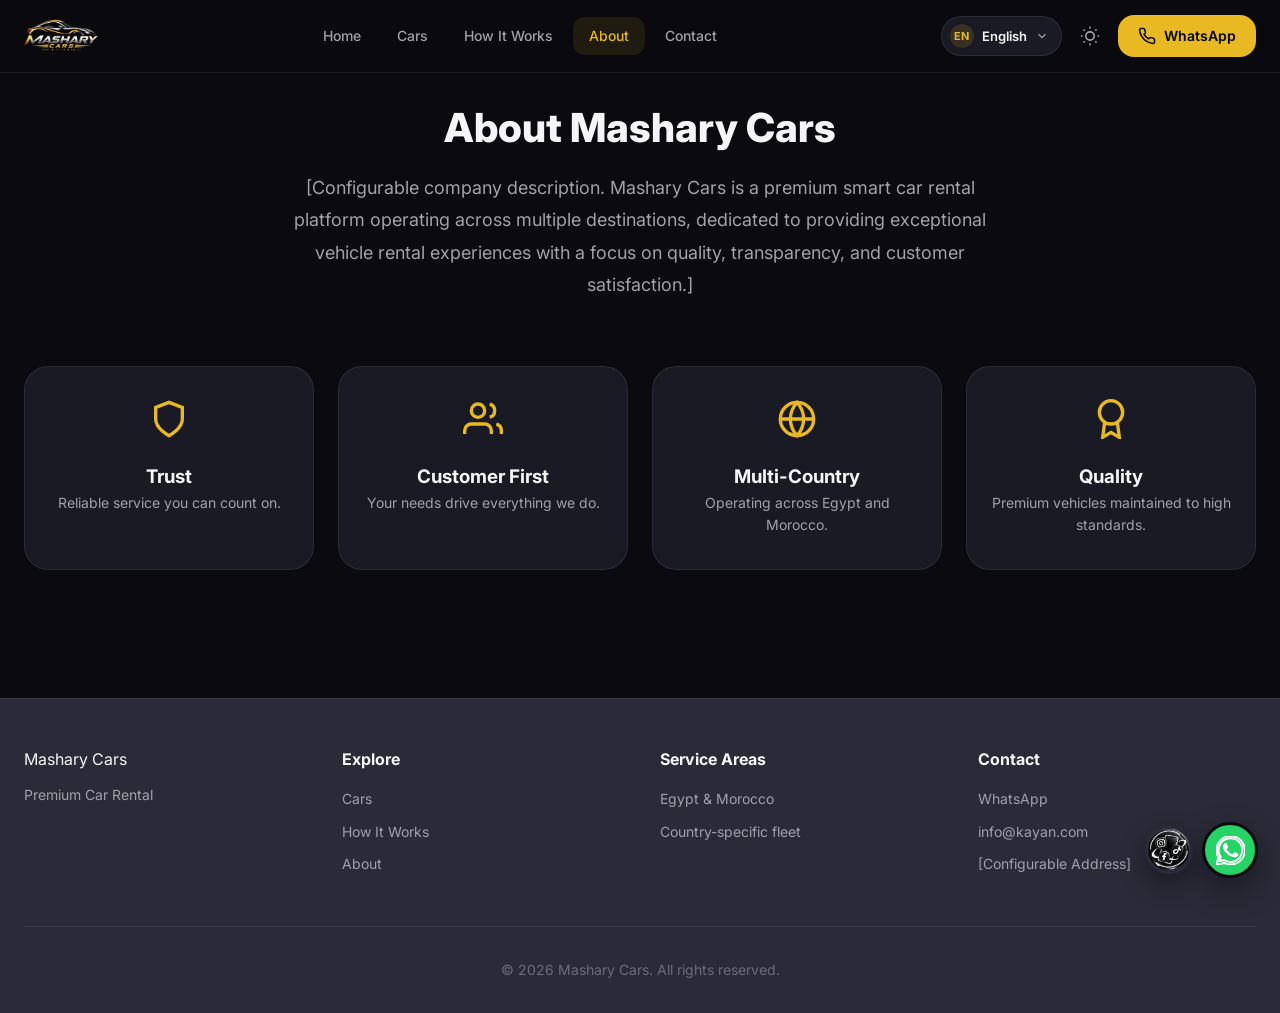
<file: about.html>
<!doctype html>
<html lang="en" dir="ltr">
  <head>
    <meta charset="UTF-8" />
    <meta name="viewport" content="width=device-width, initial-scale=1.0" />
    <meta
      name="description"
      content="Mashary Cars - Premium Smart Car Rental Platform"
    />
    <title>About | Mashary Cars</title>
    <link rel="preconnect" href="https://fonts.googleapis.com" />
    <link
      href="https://fonts.googleapis.com/css2?family=Inter:wght@300;400;500;600;700;800&display=swap"
      rel="stylesheet"
    />
    <link rel="stylesheet" href="css/style.css" />
    <link rel="stylesheet" href="css/social.css" />
  </head>
  <body>
    <script src="js/theme-init.js"></script>
    <header class="header">
      <div class="container header-inner">
                <div class="logo" style="width: 75px">
          <a href="index.html"><img src="logo-r.png" alt="" data-language-logo="true" /></a>
        </div>
        <nav class="nav-desktop">
          <a
            href="index.html"
            class="nav-link"
            data-en="Home"
            data-ar="الرئيسية"
            data-fr="Accueil"
            >Home</a
          ><a
            href="cars.html"
            class="nav-link"
            data-en="Cars"
            data-ar="السيارات"
            data-fr="Voitures"
            >Cars</a
          ><a
            href="how-it-works.html"
            class="nav-link"
            data-en="How It Works"
            data-ar="كيف تعمل"
            data-fr="Comment ça marche"
            >How It Works</a
          ><a
            href="about.html"
            class="nav-link active"
            data-en="About"
            data-ar="من نحن"
            data-fr="À propos"
            >About</a
          ><a
            href="contact.html"
            class="nav-link"
            data-en="Contact"
            data-ar="تواصل"
            data-fr="Contact"
            >Contact</a
          >
        </nav>
        <div class="header-actions">
          <div class="lang-dropdown" data-id="lang-desktop"></div>
          <button class="btn-icon" id="theme-toggle" title="Toggle theme">
            <svg
              width="20"
              height="20"
              viewBox="0 0 24 24"
              fill="none"
              stroke="currentColor"
              stroke-width="2"
            >
              <circle cx="12" cy="12" r="5" />
              <path
                d="M12 1v2M12 21v2M4.22 4.22l1.42 1.42M18.36 18.36l1.42 1.42M1 12h2M21 12h2M4.22 19.78l1.42-1.42M18.36 5.64l1.42-1.42"
              />
            </svg>
          </button>
          <a
            href="https://wa.me/201029208418"
            target="_blank"
            rel="noopener noreferrer"
            class="btn-primary"
            ><svg
              width="18"
              height="18"
              viewBox="0 0 24 24"
              fill="none"
              stroke="currentColor"
              stroke-width="2"
            >
              <path
                d="M22 16.92v3a2 2 0 0 1-2.18 2 19.79 19.79 0 0 1-8.63-3.07 19.5 19.5 0 0 1-6-6 19.79 19.79 0 0 1-3.07-8.67A2 2 0 0 1 4.11 2h3a2 2 0 0 1 2 1.72c.127.96.361 1.903.7 2.81a2 2 0 0 1-.45 2.11L8.09 9.91a16 16 0 0 0 6 6l1.27-1.27a2 2 0 0 1 2.11-.45c.907.339 1.85.573 2.81.7A2 2 0 0 1 22 16.92z"
              />
            </svg>
            WhatsApp</a
          >
        </div>
        <div class="mobile-toggle">
          <a
            href="https://wa.me/201029208418"
            target="_blank"
            rel="noopener noreferrer"
            class="mobile-whatsapp"
            aria-label="WhatsApp"
          >
            <svg
              width="18"
              height="18"
              viewBox="0 0 24 24"
              fill="none"
              stroke="currentColor"
              stroke-width="2"
            >
              <path
                d="M22 16.92v3a2 2 0 0 1-2.18 2 19.79 19.79 0 0 1-8.63-3.07 19.5 19.5 0 0 1-6-6 19.79 19.79 0 0 1-3.07-8.67A2 2 0 0 1 4.11 2h3a2 2 0 0 1 2 1.72c.127.96.361 1.903.7 2.81a2 2 0 0 1-.45 2.11L8.09 9.91a16 16 0 0 0 6 6l1.27-1.27a2 2 0 0 1 2.11-.45c.907.339 1.85.573 2.81.7A2 2 0 0 1 22 16.92z"
              />
            </svg>
          </a>
          <button
            id="mobile-toggle"
            class="mobile-menu-button"
            type="button"
            aria-label="Open navigation"
            aria-expanded="false"
            aria-controls="mobile-menu"
          >
            <span></span><span></span><span></span>
          </button>
        </div>
      </div>
      <div class="mobile-menu" id="mobile-menu">
        <a
          href="index.html"
          class="nav-link"
          data-en="Home"
          data-ar="الرئيسية"
          data-fr="Accueil"
          >Home</a
        ><a
          href="cars.html"
          class="nav-link"
          data-en="Cars"
          data-ar="السيارات"
          data-fr="Voitures"
          >Cars</a
        ><a
          href="how-it-works.html"
          class="nav-link"
          data-en="How It Works"
          data-ar="كيف تعمل"
          data-fr="Comment ça marche"
          >How It Works</a
        ><a
          href="about.html"
          class="nav-link active"
          data-en="About"
          data-ar="من نحن"
          data-fr="À propos"
          >About</a
        ><a
          href="contact.html"
          class="nav-link"
          data-en="Contact"
          data-ar="تواصل"
          data-fr="Contact"
          >Contact</a
        >
        <div
          style="
            display: flex;
            gap: 1rem;
            padding: 1rem;
            border-top: 1px solid var(--border);
            margin-top: 1rem;
          "
        >
          <div
            class="lang-dropdown lang-dropdown-mobile"
            data-id="lang-mobile"
          ></div>
          <button
            id="theme-toggle-mobile"
            style="
              display: flex;
              align-items: center;
              gap: 0.5rem;
              color: var(--text-secondary);
            "
          >
            <svg
              width="20"
              height="20"
              viewBox="0 0 24 24"
              fill="none"
              stroke="currentColor"
              stroke-width="2"
            >
              <circle cx="12" cy="12" r="5" />
              <path
                d="M12 1v2M12 21v2M4.22 4.22l1.42 1.42M18.36 18.36l1.42 1.42M1 12h2M21 12h2M4.22 19.78l1.42-1.42M18.36 5.64l1.42-1.42"
              />
            </svg>
            <span
              data-en="Dark Mode"
              data-ar="الوضع الداكن"
              data-fr="Mode sombre"
              >Dark Mode</span
            >
          </button>
        </div>
      </div>
    </header>

    <section style="padding-top: 96px">
      <div class="container">
        <div
          class="text-center mb-16"
          style="max-width: 700px; margin: 0 auto 4rem"
        >
          <h1
            class="section-title mb-6"
            data-en="About Mashary Cars"
            data-ar="عن Mashary Cars"
            data-fr="À propos de Mashary Cars"
          >
            About Mashary Cars
          </h1>
          <p
            style="
              color: var(--text-secondary);
              font-size: 1.125rem;
              line-height: 1.8;
            "
            data-en="[Configurable company description. Mashary Cars is a premium smart car rental platform operating across multiple destinations, dedicated to providing exceptional vehicle rental experiences with a focus on quality, transparency, and customer satisfaction.]"
            data-ar="[وصف الشركة القابل للتكوين. Mashary Cars لتأجير السيارات هي منصة ذكية فاخرة لتأجير السيارات تعمل عبر وجهات متعددة، مكرسة لتقديم تجارب استئجار مركبات استثنائية مع التركيز على الجودة والشفافية ورضا العملاء.]"
            data-fr="[Description configurable de l'entreprise. Mashary Cars est une plateforme intelligente et premium de location de voitures, présente sur plusieurs destinations, engagée à offrir des expériences de location exceptionnelles axées sur la qualité, la transparence et la satisfaction client.]"
          >
            [Configurable company description. Mashary Cars is a premium smart
            car rental platform operating across multiple destinations,
            dedicated to providing exceptional vehicle rental experiences with a
            focus on quality, transparency, and customer satisfaction.]
          </p>
        </div>

        <div class="why-grid">
          <div class="why-card">
            <svg
              width="40"
              height="40"
              viewBox="0 0 24 24"
              fill="none"
              stroke="currentColor"
              stroke-width="2"
            >
              <path d="M12 22s8-4 8-10V5l-8-3-8 3v7c0 6 8 10 8 10z" />
            </svg>
            <h3 data-en="Trust" data-ar="الثقة" data-fr="Confiance">Trust</h3>
            <p
              style="color: var(--text-secondary); font-size: 0.875rem"
              data-en="Reliable service you can count on."
              data-ar="خدمة موثوقة يمكنك الاعتماد عليها."
              data-fr="Un service fiable sur lequel vous pouvez compter."
            >
              Reliable service you can count on.
            </p>
          </div>
          <div class="why-card">
            <svg
              width="40"
              height="40"
              viewBox="0 0 24 24"
              fill="none"
              stroke="currentColor"
              stroke-width="2"
            >
              <path d="M17 21v-2a4 4 0 0 0-4-4H5a4 4 0 0 0-4 4v2" />
              <circle cx="9" cy="7" r="4" />
              <path d="M23 21v-2a4 4 0 0 0-3-3.87" />
              <path d="M16 3.13a4 4 0 0 1 0 7.75" />
            </svg>
            <h3
              data-en="Customer First"
              data-ar="العميل أولاً"
              data-fr="Le client d'abord"
            >
              Customer First
            </h3>
            <p
              style="color: var(--text-secondary); font-size: 0.875rem"
              data-en="Your needs drive everything we do."
              data-ar="احتياجاتك تقود كل ما نقوم به."
              data-fr="Vos besoins guident tout ce que nous faisons."
            >
              Your needs drive everything we do.
            </p>
          </div>
          <div class="why-card">
            <svg
              width="40"
              height="40"
              viewBox="0 0 24 24"
              fill="none"
              stroke="currentColor"
              stroke-width="2"
            >
              <circle cx="12" cy="12" r="10" />
              <line x1="2" y1="12" x2="22" y2="12" />
              <path
                d="M12 2a15.3 15.3 0 0 1 4 10 15.3 15.3 0 0 1-4 10 15.3 15.3 0 0 1-4-10 15.3 15.3 0 0 1 4-10z"
              />
            </svg>
            <h3
              data-en="Multi-Country"
              data-ar="متعدد الدول"
              data-fr="Multi-pays"
            >
              Multi-Country
            </h3>
            <p
              style="color: var(--text-secondary); font-size: 0.875rem"
              data-en="Operating across Egypt and Morocco."
              data-ar="نعمل في مصر والمغرب."
              data-fr="Présents en Égypte et au Maroc."
            >
              Operating across Egypt and Morocco.
            </p>
          </div>
          <div class="why-card">
            <svg
              width="40"
              height="40"
              viewBox="0 0 24 24"
              fill="none"
              stroke="currentColor"
              stroke-width="2"
            >
              <circle cx="12" cy="8" r="7" />
              <polyline points="8.21 13.89 7 23 12 20 17 23 15.79 13.88" />
            </svg>
            <h3 data-en="Quality" data-ar="الجودة" data-fr="Qualité">
              Quality
            </h3>
            <p
              style="color: var(--text-secondary); font-size: 0.875rem"
              data-en="Premium vehicles maintained to high standards."
              data-ar="مركبات فاخرة يتم صيانتها بمعايير عالية."
              data-fr="Des véhicules premium entretenus selon des normes élevées."
            >
              Premium vehicles maintained to high standards.
            </p>
          </div>
        </div>
      </div>
    </section>

    <footer class="footer">
      <div class="container">
        <div class="footer-grid">
          <div>
            <div class="logo" style="margin-bottom: 0.75rem">Mashary Cars</div>
            <p
              style="color: var(--text-secondary); font-size: 0.875rem"
              data-en="Premium Car Rental"
              data-ar="تأجير سيارات فاخر"
              data-fr="Location de voitures premium"
            >
              Premium Car Rental
            </p>
          </div>
          <div>
            <div
              class="footer-title"
              data-en="Explore"
              data-ar="استكشف"
              data-fr="Explorer"
            >
              Explore
            </div>
            <a
              href="cars.html"
              class="footer-link"
              data-en="Cars"
              data-ar="السيارات"
              data-fr="Voitures"
              >Cars</a
            >

            <a
              href="how-it-works.html"
              class="footer-link"
              data-en="How It Works"
              data-ar="كيف تعمل"
              data-fr="Comment ça marche"
              >How It Works</a
            >
            <a
              href="about.html"
              class="footer-link"
              data-en="About"
              data-ar="من نحن"
              data-fr="À propos"
              >About</a
            >
          </div>
          <div>
            <div
              class="footer-title"
              data-en="Service Areas"
              data-ar="مناطق الخدمة"
              data-fr="Zones desservies"
            >
              Service Areas
            </div>
            <span
              class="footer-link"
              data-en="Egypt & Morocco"
              data-ar="مصر والمغرب"
              data-fr="Égypte et Maroc"
              >Egypt & Morocco</span
            >
            <span
              class="footer-link"
              data-en="Country-specific fleet"
              data-ar="أسطول مخصص لكل دولة"
              data-fr="Flotte spécifique à chaque pays"
              >Country-specific fleet</span
            >
          </div>
          <div>
            <div
              class="footer-title"
              data-en="Contact"
              data-ar="تواصل"
              data-fr="Contact"
            >
              Contact
            </div>
            <a
              href="https://wa.me/201029208418"
              target="_blank"
              rel="noopener noreferrer"
              class="footer-link"
              >WhatsApp</a
            >
            <span class="footer-link">info@kayan.com</span>
            <span class="footer-link">[Configurable Address]</span>
          </div>
        </div>
        <div class="footer-bottom">
          © 2026 Mashary Cars.
          <span
            data-en="All rights reserved."
            data-ar="جميع الحقوق محفوظة."
            data-fr="Tous droits réservés."
            >All rights reserved.</span
          >
        </div>
      </div>
    </footer>

    <div class="mobile-bottom-bar">
      <a href="cars.html"
        ><span
          style="
            display: flex;
            flex-direction: column;
            align-items: center;
            gap: 0.25rem;
          "
          ><svg
            width="20"
            height="20"
            viewBox="0 0 24 24"
            fill="none"
            stroke="currentColor"
            stroke-width="2"
          >
            <path
              d="M19 17h2c.6 0 1-.4 1-1v-3c0-.9-.7-1.7-1.5-1.9C18.7 10.6 16 10 16 10s-1.3-1.4-2.2-2.3c-.5-.4-1.1-.7-1.8-.7H5c-.6 0-1.1.4-1.4.9l-1.4 2.9A3.7 3.7 0 0 0 2 12v4c0 .6.4 1 1 1h2"
            />
            <circle cx="7" cy="17" r="2" />
            <circle cx="17" cy="17" r="2" /></svg
          ><span data-en="Cars" data-ar="السيارات" data-fr="Voitures"
            >Cars</span
          ></span
        ></a
      >
      <a
        href="https://wa.me/201029208418"
        target="_blank"
        rel="noopener noreferrer"
        ><span
          style="
            display: flex;
            flex-direction: column;
            align-items: center;
            gap: 0.25rem;
          "
          ><svg
            width="20"
            height="20"
            viewBox="0 0 24 24"
            fill="none"
            stroke="currentColor"
            stroke-width="2"
          >
            <path
              d="M22 16.92v3a2 2 0 0 1-2.18 2 19.79 19.79 0 0 1-8.63-3.07 19.5 19.5 0 0 1-6-6 19.79 19.79 0 0 1-3.07-8.67A2 2 0 0 1 4.11 2h3a2 2 0 0 1 2 1.72c.127.96.361 1.903.7 2.81a2 2 0 0 1-.45 2.11L8.09 9.91a16 16 0 0 0 6 6l1.27-1.27a2 2 0 0 1 2.11-.45c.907.339 1.85.573 2.81.7A2 2 0 0 1 22 16.92z"
            /></svg
          ><span>WhatsApp</span></span
        ></a
      >
    </div>
        <div class="social-float" id="socialFloat">
      <div class="social-float-card" id="socialFloatLinks" aria-hidden="true">
        <div class="social-icons facebook">
          <p>@Facebook</p>
          <a
            href="#"
            id="socialFacebookFloat"
            target="_blank"
            rel="noopener"
            aria-label="Follow Facebook"
            >Follow</a
          >
          <svg viewBox="0 0 24 24" aria-hidden="true">
            <path
              fill="currentColor"
              d="M22 12.06C22 6.5 17.52 2 12 2S2 6.5 2 12.06c0 5 3.66 9.15 8.44 9.94v-7.03H7.9v-2.91h2.54V9.85c0-2.51 1.49-3.89 3.77-3.89 1.09 0 2.24.2 2.24.2v2.47h-1.26c-1.24 0-1.63.78-1.63 1.57v1.88h2.78l-.44 2.91h-2.34V22c4.78-.79 8.44-4.94 8.44-9.94Z"
            />
          </svg>
        </div>
        <div class="social-icons tiktok">
          <p>@TikTok</p>
          <a
            href="#"
            id="socialTiktokFloat"
            target="_blank"
            rel="noopener"
            aria-label="Follow TikTok"
            >Follow</a
          >
          <svg viewBox="0 0 512 512" aria-hidden="true">
            <path
              fill="currentColor"
              d="M412.19 118.66a109.27 109.27 0 0 1-9.45-5.5 132.87 132.87 0 0 1-24.27-20.62c-18.1-20.71-24.86-41.72-27.35-56.43h.1C349.14 23.9 350 16 350.13 16h-82.44v318.78c0 4.28 0 8.51-.18 12.69 0 .52-.05 1-.08 1.56 0 .23 0 .47-.05.71v.18a70 70 0 0 1-35.22 55.56 68.8 68.8 0 0 1-34.11 9c-38.41 0-69.54-31.32-69.54-70s31.13-70 69.54-70a68.9 68.9 0 0 1 21.41 3.39l.1-83.94a153.14 153.14 0 0 0-118 34.52 161.79 161.79 0 0 0-35.3 43.53c-3.48 6-16.61 30.11-18.2 69.24-1 22.21 5.67 45.22 8.85 54.73v.2c2 5.6 9.75 24.71 22.38 40.82A167.53 167.53 0 0 0 115 470.66v-.2l.2.2C155.11 497.78 199.36 496 199.36 496c7.66-.31 33.32 0 62.46-13.81 32.32-15.31 50.72-38.12 50.72-38.12a158.46 158.46 0 0 0 27.64-45.93c7.46-19.61 9.95-43.13 9.95-52.53V176.49c1 .6 14.32 9.41 14.32 9.41s19.19 12.3 49.13 20.31c21.48 5.7 50.42 6.9 50.42 6.9v-81.84c-9.17 1.1-29.76-2.1-50.84-12.61Z"
            />
          </svg>
        </div>
        <div class="social-icons instagram">
          <p>@Instagram</p>
          <a
            href="#"
            id="socialInstagramFloat"
            target="_blank"
            rel="noopener"
            aria-label="Follow Instagram"
            >Follow</a
          >
          <svg viewBox="0 0 24 24" aria-hidden="true">
            <path
              fill="currentColor"
              fill-rule="evenodd"
              d="M12.315 2c2.43 0 2.784.013 3.808.06 1.064.049 1.791.218 2.427.465a4.902 4.902 0 0 1 1.772 1.153 4.902 4.902 0 0 1 1.153 1.772c.247.636.416 1.363.465 2.427.048 1.067.06 1.407.06 4.123v.08c0 2.643-.012 2.987-.06 4.043-.049 1.064-.218 1.791-.465 2.427a4.902 4.902 0 0 1-1.153 1.772 4.902 4.902 0 0 1-1.772 1.153c-.636.247-1.363.416-2.427.465-1.067.048-1.407.06-4.123.06h-.08c-2.643 0-2.987-.012-4.043-.06-1.064-.049-1.791-.218-2.427-.465a4.902 4.902 0 0 1-1.772-1.153 4.902 4.902 0 0 1-1.153-1.772c-.247-.636-.416-1.363-.465-2.427-.047-1.024-.06-1.379-.06-3.808v-.63c0-2.43.013-2.784.06-3.808.049-1.064.218-1.791.465-2.427a4.902 4.902 0 0 1 1.153-1.772A4.902 4.902 0 0 1 5.45 2.525c.636-.247 1.363-.416 2.427-.465C8.901 2.013 9.256 2 11.685 2h.63ZM12 6.865a5.135 5.135 0 1 0 0 10.27 5.135 5.135 0 0 0 0-10.27Zm5.338-3.205a1.2 1.2 0 1 0 0 2.4 1.2 1.2 0 0 0 0-2.4Z"
            />
          </svg>
        </div>
      </div>
      <button
        class="social-toggle"
        id="socialToggle"
        type="button"
        aria-label="Open social media links"
        aria-expanded="false"
        aria-controls="socialFloatLinks"
      >
           <img src="cars-images/22062023-scaled-1.png" alt="">
      </button>
      <a
        class="whatsapp-float"
        id="waFloat"
        href="#"
        target="_blank"
        rel="noopener"
        aria-label="WhatsApp"
      >
        <svg viewBox="0 0 24 24" aria-hidden="true">
          <path
            d="M20.5 3.5A11.8 11.8 0 0 0 12.1 0C5.6 0 .4 5.2.4 11.7c0 2.1.6 4.2 1.7 6L.3 24l6.5-1.7a11.7 11.7 0 0 0 5.3 1.3h.1c6.4 0 11.7-5.2 11.7-11.7 0-3.1-1.2-6.1-3.4-8.4ZM12.1 21.5h-.1a9.8 9.8 0 0 1-5-1.4l-.4-.2-3.8 1 1-3.7-.2-.4a9.8 9.8 0 1 1 8.5 4.7Z"
          />
          <path
            class="social-fill"
            d="M17.8 14.5c-.3-.2-1.8-.9-2.1-1s-.5-.2-.7.2-.8 1-1 1.2-.4.2-.7.1c-.3-.2-1.3-.5-2.5-1.6-.9-.8-1.6-1.8-1.8-2.1-.2-.3 0-.5.2-.7l.5-.6c.2-.2.2-.4.3-.6s0-.4-.1-.6c-.1-.2-.7-1.7-.9-2.3-.2-.6-.5-.5-.7-.5h-.6c-.2 0-.6.1-.9.4-.3.3-1.1 1.1-1.1 2.6s1.1 3 1.3 3.2c.2.2 2.2 3.4 5.4 4.6.8.3 1.5.5 2 .6.8.2 1.5.2 2 .1.6-.1 1.8-.7 2-1.4.2-.7.2-1.3.1-1.4-.1-.1-.3-.2-.6-.4Z"
          />
        </svg>
      </a>
    </div>

    <script src="js/app.js"></script>
    <script src="js/social.js"></script>
  </body>
</html>
</file>
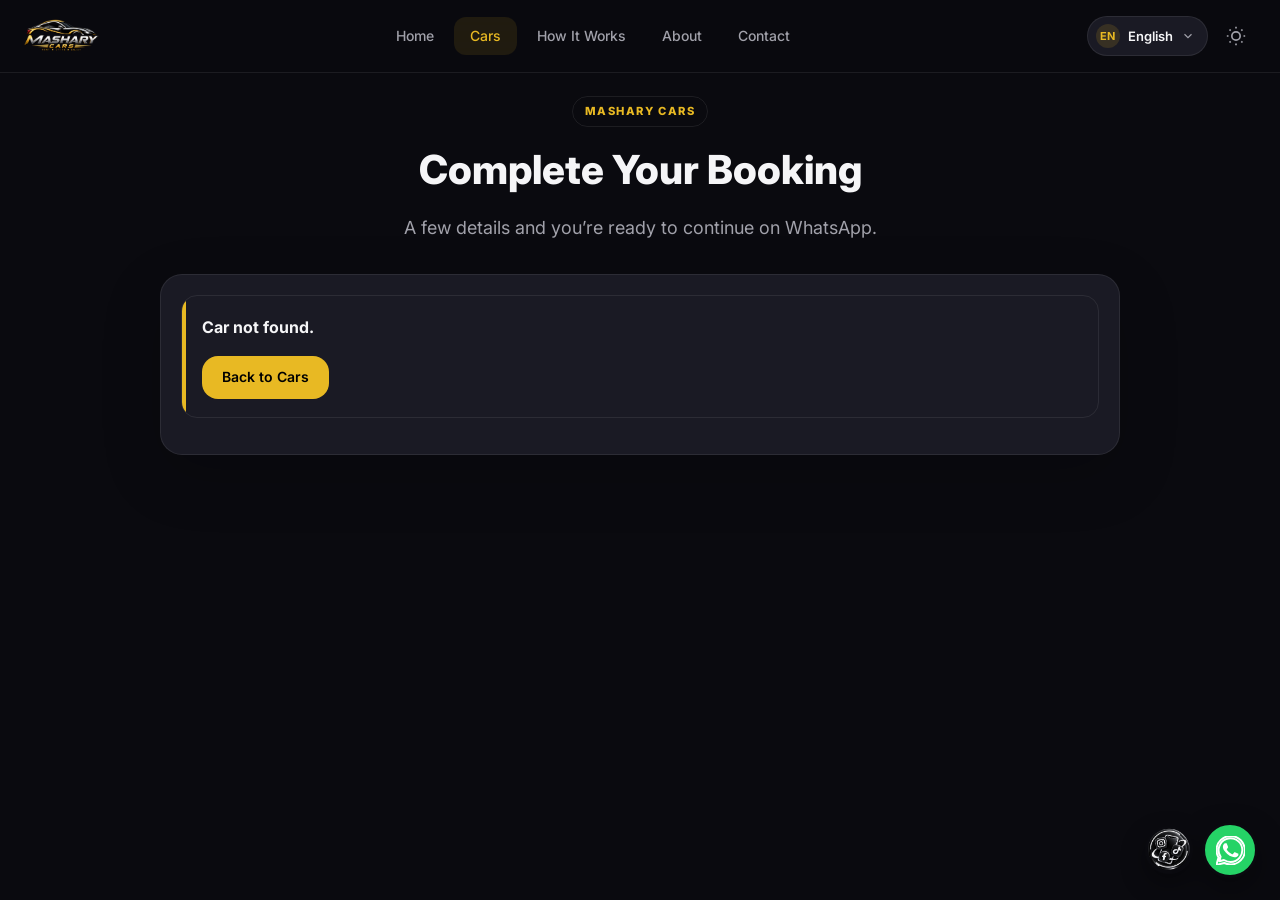
<file: booking.html>
<!doctype html>
<html lang="en" dir="ltr">
  <head>
    <meta charset="UTF-8" />
    <meta name="viewport" content="width=device-width, initial-scale=1.0" />
    <meta
      name="description"
      content="Mashary Cars - Complete your booking request"
    />
    <title>Complete Booking | Mashary Cars</title>
    <link rel="preconnect" href="https://fonts.googleapis.com" />
    <link
      href="https://fonts.googleapis.com/css2?family=Inter:wght@300;400;500;600;700;800&display=swap"
      rel="stylesheet"
    />
    <link rel="stylesheet" href="css/style.css" />
    <link rel="stylesheet" href="css/social.css" />
  </head>
  <body>
    <script src="js/theme-init.js"></script>
    <header class="header">
      <div class="container header-inner">
                <div class="logo" style="width: 75px">
          <a href="index.html"><img src="logo-r.png" alt="" data-language-logo="true" /></a>
        </div>
        <nav class="nav-desktop">
          <a
            href="index.html"
            class="nav-link"
            data-en="Home"
            data-ar="الرئيسية"
            data-fr="Accueil"
            >Home</a
          >
          <a
            href="cars.html"
            class="nav-link active"
            data-en="Cars"
            data-ar="السيارات"
            data-fr="Voitures"
            >Cars</a
          >

          <a
            href="how-it-works.html"
            class="nav-link"
            data-en="How It Works"
            data-ar="كيف تعمل"
            data-fr="Comment ça marche"
            >How It Works</a
          >
          <a
            href="about.html"
            class="nav-link"
            data-en="About"
            data-ar="من نحن"
            data-fr="À propos"
            >About</a
          >
          <a
            href="contact.html"
            class="nav-link"
            data-en="Contact"
            data-ar="تواصل"
            data-fr="Contact"
            >Contact</a
          >
        </nav>
        <div class="header-actions">
          <div class="lang-dropdown" data-id="lang-desktop"></div>
          <button
            class="btn-icon"
            id="theme-toggle"
            title="Toggle theme"
          ></button>
        </div>
        <div class="mobile-toggle">
          <button
            id="mobile-toggle"
            class="mobile-menu-button"
            type="button"
            aria-label="Open navigation"
            aria-expanded="false"
            aria-controls="mobile-menu"
          >
            <span></span><span></span><span></span>
          </button>
        </div>
      </div>
    </header>

    <section class="booking-page" style="padding-top: 96px">
      <div class="container">
        <div class="booking-intro text-center">
          <div
            class="booking-kicker"
            data-en="MASHARY CARS"
            data-ar="مشاري كارز"
            data-fr="MASHARY CARS"
          >
            MASHARY CARS
          </div>
          <h1
            class="section-title"
            data-en="Complete Your Booking"
            data-ar="أكمل حجزك"
            data-fr="Finalisez votre réservation"
          >
            Complete Your Booking
          </h1>
          <p
            class="section-subtitle mx-auto"
            data-en="A few details and you’re ready to continue on WhatsApp."
            data-ar="أدخل بعض التفاصيل ثم تابع مباشرة عبر واتساب."
            data-fr="Quelques détails et vous êtes prêt à continuer sur WhatsApp."
          >
            A few details and you’re ready to continue on WhatsApp.
          </p>
        </div>

        <div class="booking-shell">
          <div id="selected-car" class="booking-car-summary"></div>

          <form
            id="booking-form"
            class="booking-form"
            onsubmit="handleCarBooking(event)"
          >
            <input type="hidden" id="bk-car" required />

            <div class="booking-section">
              <div class="booking-section-head">
                <span class="booking-step">01</span>
                <div>
                  <h2 data-en="Location" data-ar="الموقع" data-fr="Lieu">
                    Location
                  </h2>
                  <p
                    data-en="Where will you pick up the car?"
                    data-ar="أين ستستلم السيارة؟"
                    data-fr="Où récupérerez-vous la voiture ?"
                  >
                    Where will you pick up the car?
                  </p>
                </div>
              </div>
              <div class="booking-grid booking-grid-2 booking-location-grid">
                <div class="form-group">
                  <label
                    class="form-label"
                    for="bk-country-display"
                    data-en="Country"
                    data-ar="الدولة"
                    data-fr="Pays"
                    >Country</label
                  >
                  <div class="booking-select-wrap booking-country-fixed">
                    <input
                      type="text"
                      class="form-input booking-country-display"
                      id="bk-country-display"
                      value=""
                      readonly
                      aria-label="Country"
                    />
                    <input type="hidden" id="bk-country" value="" required />
                  </div>
                  <div
                    class="booking-field-hint"
                    data-en="The pickup country is fixed for this car."
                    data-ar="دولة الاستلام ثابتة حسب السيارة المختارة."
                    data-fr="Le pays de prise en charge est fixe pour cette voiture."
                  >
                    The pickup country is fixed for this car.
                  </div>
                </div>
                <div class="form-group">
                  <label
                    class="form-label"
                    for="bk-pickup-location"
                    data-en="Pickup Location"
                    data-ar="مكان الاستلام"
                    data-fr="Lieu de prise en charge"
                    >Pickup Location</label
                  >
                  <input
                    type="text"
                    class="form-input"
                    id="bk-pickup-location"
                    placeholder="Hotel, home, office..."
                    data-en-placeholder="Hotel, home, office..."
                    data-ar-placeholder="الفندق، المنزل، المكتب..."
                    required
                  />
                </div>
              </div>
            </div>

            <div class="booking-section">
              <div class="booking-section-head">
                <span class="booking-step">02</span>
                <div>
                  <h2
                    data-en="Rental Period"
                    data-ar="مدة الإيجار"
                    data-fr="Période de location"
                  >
                    Rental Period
                  </h2>
                  <p
                    data-en="Choose your pickup and return dates and times."
                    data-ar="اختر تاريخ ووقت الاستلام والتسليم."
                    data-fr="Choisissez vos dates et heures de prise en charge et de retour."
                  >
                    Choose your pickup and return dates and times.
                  </p>
                </div>
              </div>
              <div class="booking-grid booking-grid-2">
                <div class="booking-field-card">
                  <div
                    class="booking-field-title"
                    data-en="Pickup"
                    data-ar="الاستلام"
                    data-fr="Prise en charge"
                  >
                    Pickup
                  </div>
                  <div class="booking-grid booking-grid-2 booking-inner-grid">
                    <div class="form-group">
                      <label
                        class="form-label"
                        data-en="Date"
                        data-ar="التاريخ"
                        data-fr="Date"
                        >Date</label
                      >
                      <input
                        type="date"
                        class="form-input"
                        id="bk-pickup-date"
                        required
                      />
                    </div>
                    <div class="form-group">
                      <label
                        class="form-label"
                        data-en="Time"
                        data-ar="الوقت"
                        data-fr="Heure"
                        >Time</label
                      >
                      <input
                        type="time"
                        class="form-input"
                        id="bk-pickup-time"
                        required
                      />
                    </div>
                  </div>
                </div>
                <div class="booking-field-card">
                  <div
                    class="booking-field-title"
                    data-en="Return"
                    data-ar="التسليم"
                    data-fr="Retour"
                  >
                    Return
                  </div>
                  <div class="booking-grid booking-grid-2 booking-inner-grid">
                    <div class="form-group">
                      <label
                        class="form-label"
                        data-en="Date"
                        data-ar="التاريخ"
                        data-fr="Date"
                        >Date</label
                      >
                      <input
                        type="date"
                        class="form-input"
                        id="bk-dropoff-date"
                        required
                      />
                    </div>
                    <div class="form-group">
                      <label
                        class="form-label"
                        data-en="Time"
                        data-ar="الوقت"
                        data-fr="Heure"
                        >Time</label
                      >
                      <input
                        type="time"
                        class="form-input"
                        id="bk-dropoff-time"
                        required
                      />
                    </div>
                  </div>
                </div>
              </div>
            </div>

            <div class="booking-section">
              <div class="booking-section-head">
                <span class="booking-step">03</span>
                <div>
                  <h2
                    data-en="Guest Details"
                    data-ar="بيانات العميل"
                    data-fr="Informations du client"
                  >
                    Guest Details
                  </h2>
                  <p
                    data-en="Tell us who will be using the car."
                    data-ar="أخبرنا ببعض البيانات الأساسية عن العميل."
                    data-fr="Indiquez-nous qui utilisera la voiture."
                  >
                    Tell us who will be using the car.
                  </p>
                </div>
              </div>
              <div class="booking-grid booking-grid-2">
                <div class="form-group">
                  <label
                    class="form-label"
                    data-en="Full Name"
                    data-ar="الاسم بالكامل"
                    data-fr="Nom complet"
                    >Full Name</label
                  >
                  <input type="text" class="form-input" id="bk-name" required />
                </div>
                <div class="form-group">
                  <label
                    class="form-label"
                    data-en="WhatsApp Number"
                    data-ar="رقم الواتساب"
                    data-fr="Numéro WhatsApp"
                    >WhatsApp Number</label
                  >
                  <input
                    type="tel"
                    class="form-input"
                    id="bk-phone"
                    placeholder="+20 123 456 7890"
                    required
                  />
                </div>
                <div class="form-group">
                  <label
                    class="form-label"
                    data-en="Passengers"
                    data-ar="الركاب"
                    data-fr="Passagers"
                    >Passengers</label
                  >
                  <input
                    type="number"
                    class="form-input"
                    id="bk-passengers"
                    value="2"
                    min="1"
                    required
                  />
                </div>
                <div class="form-group">
                  <label
                    class="form-label"
                    data-en="Bags"
                    data-ar="الأمتعة"
                    data-fr="Bagages"
                    >Bags</label
                  >
                  <input
                    type="number"
                    class="form-input"
                    id="bk-bags"
                    value="2"
                    min="0"
                    required
                  />
                </div>
                <div class="form-group booking-full">
                  <label
                    class="form-label"
                    data-en="Notes"
                    data-ar="ملاحظات"
                    data-fr="Remarques"
                    >Notes</label
                  >
                  <textarea
                    class="form-input"
                    id="bk-notes"
                    rows="3"
                    placeholder="Any special requests..."
                    data-en-placeholder="Any special requests..."
                    data-ar-placeholder="أي طلبات خاصة..."
                  ></textarea>
                </div>
              </div>
            </div>

            <div class="booking-submit">
              <div class="booking-submit-copy">
                <strong
                  data-en="Ready to continue?"
                  data-ar="جاهز للمتابعة؟"
                  data-fr="Prêt à continuer ?"
                  >Ready to continue?</strong
                >
                <span
                  data-en="Your details will be sent securely to our WhatsApp team."
                  data-ar="سيتم إرسال بياناتك إلى فريقنا عبر واتساب."
                  data-fr="Vos informations seront envoyées en toute sécurité à notre équipe WhatsApp."
                  >Your details will be sent securely to our WhatsApp
                  team.</span
                >
              </div>
              <button type="submit" class="btn-primary booking-submit-btn">
                <span
                  data-en="Continue to WhatsApp"
                  data-ar="المتابعة إلى واتساب"
                  data-fr="Continuer vers WhatsApp"
                  >Continue to WhatsApp</span
                >
                <span aria-hidden="true">→</span>
              </button>
            </div>
          </form>
        </div>
      </div>
    </section>

        <div class="social-float" id="socialFloat">
      <div class="social-float-card" id="socialFloatLinks" aria-hidden="true">
        <div class="social-icons facebook">
          <p>@Facebook</p>
          <a
            href="#"
            id="socialFacebookFloat"
            target="_blank"
            rel="noopener"
            aria-label="Follow Facebook"
            >Follow</a
          >
          <svg viewBox="0 0 24 24" aria-hidden="true">
            <path
              fill="currentColor"
              d="M22 12.06C22 6.5 17.52 2 12 2S2 6.5 2 12.06c0 5 3.66 9.15 8.44 9.94v-7.03H7.9v-2.91h2.54V9.85c0-2.51 1.49-3.89 3.77-3.89 1.09 0 2.24.2 2.24.2v2.47h-1.26c-1.24 0-1.63.78-1.63 1.57v1.88h2.78l-.44 2.91h-2.34V22c4.78-.79 8.44-4.94 8.44-9.94Z"
            />
          </svg>
        </div>
        <div class="social-icons tiktok">
          <p>@TikTok</p>
          <a
            href="#"
            id="socialTiktokFloat"
            target="_blank"
            rel="noopener"
            aria-label="Follow TikTok"
            >Follow</a
          >
          <svg viewBox="0 0 512 512" aria-hidden="true">
            <path
              fill="currentColor"
              d="M412.19 118.66a109.27 109.27 0 0 1-9.45-5.5 132.87 132.87 0 0 1-24.27-20.62c-18.1-20.71-24.86-41.72-27.35-56.43h.1C349.14 23.9 350 16 350.13 16h-82.44v318.78c0 4.28 0 8.51-.18 12.69 0 .52-.05 1-.08 1.56 0 .23 0 .47-.05.71v.18a70 70 0 0 1-35.22 55.56 68.8 68.8 0 0 1-34.11 9c-38.41 0-69.54-31.32-69.54-70s31.13-70 69.54-70a68.9 68.9 0 0 1 21.41 3.39l.1-83.94a153.14 153.14 0 0 0-118 34.52 161.79 161.79 0 0 0-35.3 43.53c-3.48 6-16.61 30.11-18.2 69.24-1 22.21 5.67 45.22 8.85 54.73v.2c2 5.6 9.75 24.71 22.38 40.82A167.53 167.53 0 0 0 115 470.66v-.2l.2.2C155.11 497.78 199.36 496 199.36 496c7.66-.31 33.32 0 62.46-13.81 32.32-15.31 50.72-38.12 50.72-38.12a158.46 158.46 0 0 0 27.64-45.93c7.46-19.61 9.95-43.13 9.95-52.53V176.49c1 .6 14.32 9.41 14.32 9.41s19.19 12.3 49.13 20.31c21.48 5.7 50.42 6.9 50.42 6.9v-81.84c-9.17 1.1-29.76-2.1-50.84-12.61Z"
            />
          </svg>
        </div>
        <div class="social-icons instagram">
          <p>@Instagram</p>
          <a
            href="#"
            id="socialInstagramFloat"
            target="_blank"
            rel="noopener"
            aria-label="Follow Instagram"
            >Follow</a
          >
          <svg viewBox="0 0 24 24" aria-hidden="true">
            <path
              fill="currentColor"
              fill-rule="evenodd"
              d="M12.315 2c2.43 0 2.784.013 3.808.06 1.064.049 1.791.218 2.427.465a4.902 4.902 0 0 1 1.772 1.153 4.902 4.902 0 0 1 1.153 1.772c.247.636.416 1.363.465 2.427.048 1.067.06 1.407.06 4.123v.08c0 2.643-.012 2.987-.06 4.043-.049 1.064-.218 1.791-.465 2.427a4.902 4.902 0 0 1-1.153 1.772 4.902 4.902 0 0 1-1.772 1.153c-.636.247-1.363.416-2.427.465-1.067.048-1.407.06-4.123.06h-.08c-2.643 0-2.987-.012-4.043-.06-1.064-.049-1.791-.218-2.427-.465a4.902 4.902 0 0 1-1.772-1.153 4.902 4.902 0 0 1-1.153-1.772c-.247-.636-.416-1.363-.465-2.427-.047-1.024-.06-1.379-.06-3.808v-.63c0-2.43.013-2.784.06-3.808.049-1.064.218-1.791.465-2.427a4.902 4.902 0 0 1 1.153-1.772A4.902 4.902 0 0 1 5.45 2.525c.636-.247 1.363-.416 2.427-.465C8.901 2.013 9.256 2 11.685 2h.63ZM12 6.865a5.135 5.135 0 1 0 0 10.27 5.135 5.135 0 0 0 0-10.27Zm5.338-3.205a1.2 1.2 0 1 0 0 2.4 1.2 1.2 0 0 0 0-2.4Z"
            />
          </svg>
        </div>
      </div>
      <button
        class="social-toggle"
        id="socialToggle"
        type="button"
        aria-label="Open social media links"
        aria-expanded="false"
        aria-controls="socialFloatLinks"
      >
           <img src="cars-images/22062023-scaled-1.png" alt="">
      </button>
      <a
        class="whatsapp-float"
        id="waFloat"
        href="#"
        target="_blank"
        rel="noopener"
        aria-label="WhatsApp"
      >
        <svg viewBox="0 0 24 24" aria-hidden="true">
          <path
            d="M20.5 3.5A11.8 11.8 0 0 0 12.1 0C5.6 0 .4 5.2.4 11.7c0 2.1.6 4.2 1.7 6L.3 24l6.5-1.7a11.7 11.7 0 0 0 5.3 1.3h.1c6.4 0 11.7-5.2 11.7-11.7 0-3.1-1.2-6.1-3.4-8.4ZM12.1 21.5h-.1a9.8 9.8 0 0 1-5-1.4l-.4-.2-3.8 1 1-3.7-.2-.4a9.8 9.8 0 1 1 8.5 4.7Z"
          />
          <path
            class="social-fill"
            d="M17.8 14.5c-.3-.2-1.8-.9-2.1-1s-.5-.2-.7.2-.8 1-1 1.2-.4.2-.7.1c-.3-.2-1.3-.5-2.5-1.6-.9-.8-1.6-1.8-1.8-2.1-.2-.3 0-.5.2-.7l.5-.6c.2-.2.2-.4.3-.6s0-.4-.1-.6c-.1-.2-.7-1.7-.9-2.3-.2-.6-.5-.5-.7-.5h-.6c-.2 0-.6.1-.9.4-.3.3-1.1 1.1-1.1 2.6s1.1 3 1.3 3.2c.2.2 2.2 3.4 5.4 4.6.8.3 1.5.5 2 .6.8.2 1.5.2 2 .1.6-.1 1.8-.7 2-1.4.2-.7.2-1.3.1-1.4-.1-.1-.3-.2-.6-.4Z"
          />
        </svg>
      </a>
    </div>

    <script src="js/app.js"></script>
    <script src="js/social.js"></script>
    <script src="js/pages/booking.js"></script>
  </body>
</html>
</file>
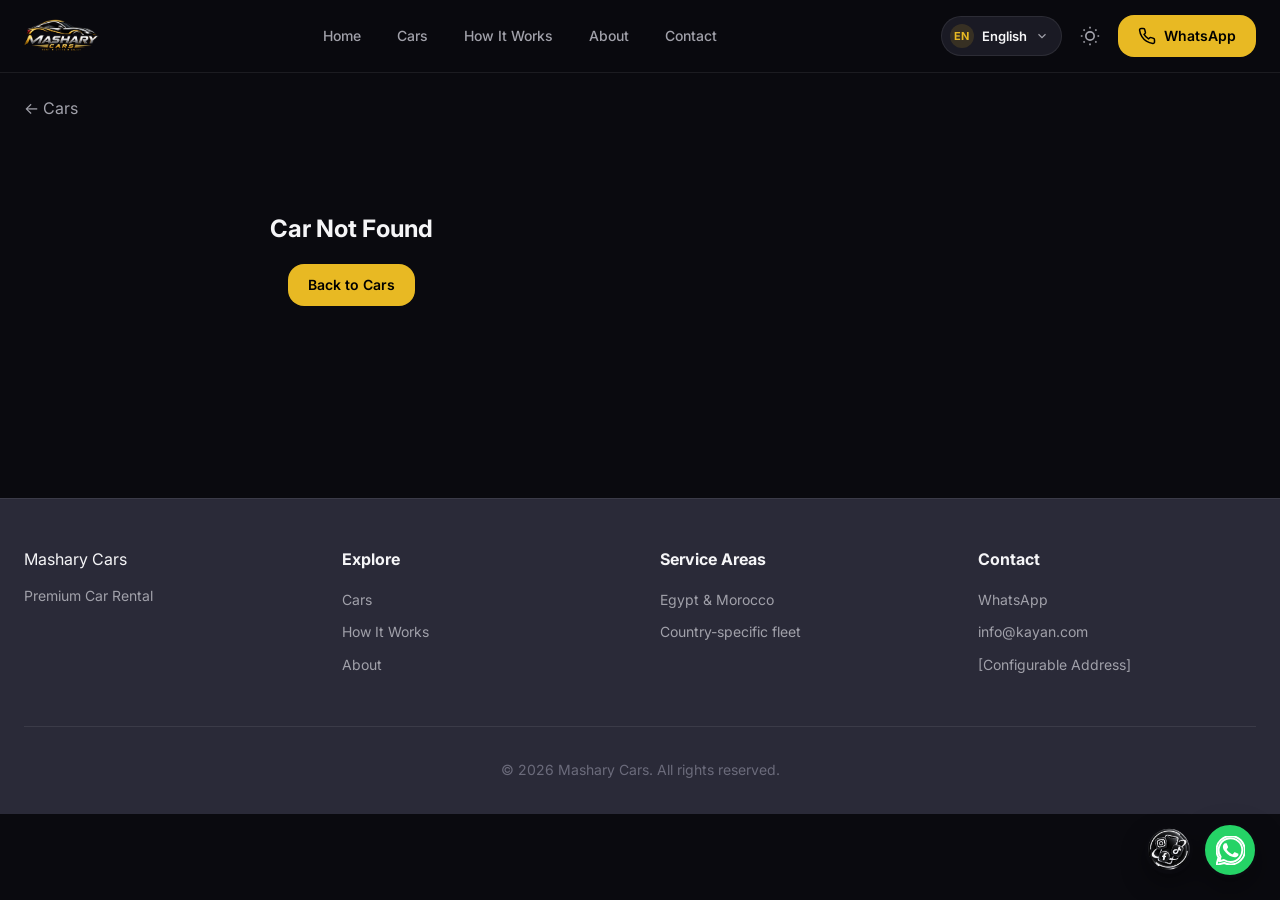
<file: car-detail.html>
<!doctype html>
<html lang="en" dir="ltr">
  <head>
    <meta charset="UTF-8" />
    <meta name="viewport" content="width=device-width, initial-scale=1.0" />
    <meta
      name="description"
      content="Mashary Cars - Premium Smart Car Rental Platform"
    />
    <title>Car Details | Mashary Cars</title>
    <link rel="preconnect" href="https://fonts.googleapis.com" />
    <link
      href="https://fonts.googleapis.com/css2?family=Inter:wght@300;400;500;600;700;800&display=swap"
      rel="stylesheet"
    />
    <link rel="stylesheet" href="css/style.css" />
    <link rel="stylesheet" href="css/social.css" />
  </head>
  <body>
    <script src="js/theme-init.js"></script>
    <header class="header">
      <div class="container header-inner">
                <div class="logo" style="width: 75px">
          <a href="index.html"><img src="logo-r.png" alt="" data-language-logo="true" /></a>
        </div>
        <nav class="nav-desktop">
          <a
            href="index.html"
            class="nav-link"
            data-en="Home"
            data-ar="الرئيسية"
            data-fr="Accueil"
            >Home</a
          ><a
            href="cars.html"
            class="nav-link"
            data-en="Cars"
            data-ar="السيارات"
            data-fr="Voitures"
            >Cars</a
          ><a
            href="how-it-works.html"
            class="nav-link"
            data-en="How It Works"
            data-ar="كيف تعمل"
            data-fr="Comment ça marche"
            >How It Works</a
          ><a
            href="about.html"
            class="nav-link"
            data-en="About"
            data-ar="من نحن"
            data-fr="À propos"
            >About</a
          ><a
            href="contact.html"
            class="nav-link"
            data-en="Contact"
            data-ar="تواصل"
            data-fr="Contact"
            >Contact</a
          >
        </nav>
        <div class="header-actions">
          <div class="lang-dropdown" data-id="lang-desktop"></div>
          <button class="btn-icon" id="theme-toggle" title="Toggle theme">
            <svg
              width="20"
              height="20"
              viewBox="0 0 24 24"
              fill="none"
              stroke="currentColor"
              stroke-width="2"
            >
              <circle cx="12" cy="12" r="5" />
              <path
                d="M12 1v2M12 21v2M4.22 4.22l1.42 1.42M18.36 18.36l1.42 1.42M1 12h2M21 12h2M4.22 19.78l1.42-1.42M18.36 5.64l1.42-1.42"
              />
            </svg>
          </button>
          <a
            href="https://wa.me/201029208418"
            target="_blank"
            rel="noopener noreferrer"
            class="btn-primary"
            ><svg
              width="18"
              height="18"
              viewBox="0 0 24 24"
              fill="none"
              stroke="currentColor"
              stroke-width="2"
            >
              <path
                d="M22 16.92v3a2 2 0 0 1-2.18 2 19.79 19.79 0 0 1-8.63-3.07 19.5 19.5 0 0 1-6-6 19.79 19.79 0 0 1-3.07-8.67A2 2 0 0 1 4.11 2h3a2 2 0 0 1 2 1.72c.127.96.361 1.903.7 2.81a2 2 0 0 1-.45 2.11L8.09 9.91a16 16 0 0 0 6 6l1.27-1.27a2 2 0 0 1 2.11-.45c.907.339 1.85.573 2.81.7A2 2 0 0 1 22 16.92z"
              />
            </svg>
            WhatsApp</a
          >
        </div>
        <div class="mobile-toggle">
          <a
            href="https://wa.me/201029208418"
            target="_blank"
            rel="noopener noreferrer"
            class="mobile-whatsapp"
            aria-label="WhatsApp"
          >
            <svg
              width="18"
              height="18"
              viewBox="0 0 24 24"
              fill="none"
              stroke="currentColor"
              stroke-width="2"
            >
              <path
                d="M22 16.92v3a2 2 0 0 1-2.18 2 19.79 19.79 0 0 1-8.63-3.07 19.5 19.5 0 0 1-6-6 19.79 19.79 0 0 1-3.07-8.67A2 2 0 0 1 4.11 2h3a2 2 0 0 1 2 1.72c.127.96.361 1.903.7 2.81a2 2 0 0 1-.45 2.11L8.09 9.91a16 16 0 0 0 6 6l1.27-1.27a2 2 0 0 1 2.11-.45c.907.339 1.85.573 2.81.7A2 2 0 0 1 22 16.92z"
              />
            </svg>
          </a>
          <button
            id="mobile-toggle"
            class="mobile-menu-button"
            type="button"
            aria-label="Open navigation"
            aria-expanded="false"
            aria-controls="mobile-menu"
          >
            <span></span><span></span><span></span>
          </button>
        </div>
      </div>
      <div class="mobile-menu" id="mobile-menu">
        <a
          href="index.html"
          class="nav-link"
          data-en="Home"
          data-ar="الرئيسية"
          data-fr="Accueil"
          >Home</a
        ><a
          href="cars.html"
          class="nav-link"
          data-en="Cars"
          data-ar="السيارات"
          data-fr="Voitures"
          >Cars</a
        ><a
          href="how-it-works.html"
          class="nav-link"
          data-en="How It Works"
          data-ar="كيف تعمل"
          data-fr="Comment ça marche"
          >How It Works</a
        ><a
          href="about.html"
          class="nav-link"
          data-en="About"
          data-ar="من نحن"
          data-fr="À propos"
          >About</a
        ><a
          href="contact.html"
          class="nav-link"
          data-en="Contact"
          data-ar="تواصل"
          data-fr="Contact"
          >Contact</a
        >
        <div
          style="
            display: flex;
            gap: 1rem;
            padding: 1rem;
            border-top: 1px solid var(--border);
            margin-top: 1rem;
          "
        >
          <div
            class="lang-dropdown lang-dropdown-mobile"
            data-id="lang-mobile"
          ></div>
          <button
            id="theme-toggle-mobile"
            style="
              display: flex;
              align-items: center;
              gap: 0.5rem;
              color: var(--text-secondary);
            "
          >
            <svg
              width="20"
              height="20"
              viewBox="0 0 24 24"
              fill="none"
              stroke="currentColor"
              stroke-width="2"
            >
              <circle cx="12" cy="12" r="5" />
              <path
                d="M12 1v2M12 21v2M4.22 4.22l1.42 1.42M18.36 18.36l1.42 1.42M1 12h2M21 12h2M4.22 19.78l1.42-1.42M18.36 5.64l1.42-1.42"
              />
            </svg>
            <span
              data-en="Dark Mode"
              data-ar="الوضع الداكن"
              data-fr="Mode sombre"
              >Dark Mode</span
            >
          </button>
        </div>
      </div>
    </header>

    <section style="padding-top: 96px">
      <div class="container">
        <!-- Breadcrumb -->
        <div class="mb-6">
          <a
            href="cars.html"
            style="
              display: inline-flex;
              align-items: center;
              gap: 0.25rem;
              color: var(--text-secondary);
            "
            data-en="← Cars"
            data-ar="السيارات →"
            data-fr="Voitures →"
          >
            <svg
              width="16"
              height="16"
              viewBox="0 0 24 24"
              fill="none"
              stroke="currentColor"
              stroke-width="2"
            >
              <polyline points="15 18 9 12 15 6" />
            </svg>
            <span>Cars</span>
          </a>
        </div>

        <div class="car-detail-grid" id="car-detail"></div>
      </div>
    </section>

    <footer class="footer">
      <div class="container">
        <div class="footer-grid">
          <div>
            <div class="logo" style="margin-bottom: 0.75rem">Mashary Cars</div>
            <p
              style="color: var(--text-secondary); font-size: 0.875rem"
              data-en="Premium Car Rental"
              data-ar="تأجير سيارات فاخر"
              data-fr="Location de voitures premium"
            >
              Premium Car Rental
            </p>
          </div>
          <div>
            <div
              class="footer-title"
              data-en="Explore"
              data-ar="استكشف"
              data-fr="Explorer"
            >
              Explore
            </div>
            <a
              href="cars.html"
              class="footer-link"
              data-en="Cars"
              data-ar="السيارات"
              data-fr="Voitures"
              >Cars</a
            >

            <a
              href="how-it-works.html"
              class="footer-link"
              data-en="How It Works"
              data-ar="كيف تعمل"
              data-fr="Comment ça marche"
              >How It Works</a
            >
            <a
              href="about.html"
              class="footer-link"
              data-en="About"
              data-ar="من نحن"
              data-fr="À propos"
              >About</a
            >
          </div>
          <div>
            <div
              class="footer-title"
              data-en="Service Areas"
              data-ar="مناطق الخدمة"
              data-fr="Zones desservies"
            >
              Service Areas
            </div>
            <span
              class="footer-link"
              data-en="Egypt & Morocco"
              data-ar="مصر والمغرب"
              data-fr="Égypte et Maroc"
              >Egypt & Morocco</span
            >
            <span
              class="footer-link"
              data-en="Country-specific fleet"
              data-ar="أسطول مخصص لكل دولة"
              data-fr="Flotte spécifique à chaque pays"
              >Country-specific fleet</span
            >
          </div>
          <div>
            <div
              class="footer-title"
              data-en="Contact"
              data-ar="تواصل"
              data-fr="Contact"
            >
              Contact
            </div>
            <a
              href="https://wa.me/201029208418"
              target="_blank"
              rel="noopener noreferrer"
              class="footer-link"
              >WhatsApp</a
            >
            <span class="footer-link">info@kayan.com</span>
            <span class="footer-link">[Configurable Address]</span>
          </div>
        </div>
        <div class="footer-bottom">
          © 2026 Mashary Cars.
          <span
            data-en="All rights reserved."
            data-ar="جميع الحقوق محفوظة."
            data-fr="Tous droits réservés."
            >All rights reserved.</span
          >
        </div>
      </div>
    </footer>

    <div class="mobile-bottom-bar">
      <a href="cars.html"
        ><span
          style="
            display: flex;
            flex-direction: column;
            align-items: center;
            gap: 0.25rem;
          "
          ><svg
            width="20"
            height="20"
            viewBox="0 0 24 24"
            fill="none"
            stroke="currentColor"
            stroke-width="2"
          >
            <path
              d="M19 17h2c.6 0 1-.4 1-1v-3c0-.9-.7-1.7-1.5-1.9C18.7 10.6 16 10 16 10s-1.3-1.4-2.2-2.3c-.5-.4-1.1-.7-1.8-.7H5c-.6 0-1.1.4-1.4.9l-1.4 2.9A3.7 3.7 0 0 0 2 12v4c0 .6.4 1 1 1h2"
            />
            <circle cx="7" cy="17" r="2" />
            <circle cx="17" cy="17" r="2" /></svg
          ><span data-en="Cars" data-ar="السيارات" data-fr="Voitures"
            >Cars</span
          ></span
        ></a
      >
      <a
        href="https://wa.me/201029208418"
        target="_blank"
        rel="noopener noreferrer"
        ><span
          style="
            display: flex;
            flex-direction: column;
            align-items: center;
            gap: 0.25rem;
          "
          ><svg
            width="20"
            height="20"
            viewBox="0 0 24 24"
            fill="none"
            stroke="currentColor"
            stroke-width="2"
          >
            <path
              d="M22 16.92v3a2 2 0 0 1-2.18 2 19.79 19.79 0 0 1-8.63-3.07 19.5 19.5 0 0 1-6-6 19.79 19.79 0 0 1-3.07-8.67A2 2 0 0 1 4.11 2h3a2 2 0 0 1 2 1.72c.127.96.361 1.903.7 2.81a2 2 0 0 1-.45 2.11L8.09 9.91a16 16 0 0 0 6 6l1.27-1.27a2 2 0 0 1 2.11-.45c.907.339 1.85.573 2.81.7A2 2 0 0 1 22 16.92z"
            /></svg
          ><span>WhatsApp</span></span
        ></a
      >
    </div>
        <div class="social-float" id="socialFloat">
      <div class="social-float-card" id="socialFloatLinks" aria-hidden="true">
        <div class="social-icons facebook">
          <p>@Facebook</p>
          <a
            href="#"
            id="socialFacebookFloat"
            target="_blank"
            rel="noopener"
            aria-label="Follow Facebook"
            >Follow</a
          >
          <svg viewBox="0 0 24 24" aria-hidden="true">
            <path
              fill="currentColor"
              d="M22 12.06C22 6.5 17.52 2 12 2S2 6.5 2 12.06c0 5 3.66 9.15 8.44 9.94v-7.03H7.9v-2.91h2.54V9.85c0-2.51 1.49-3.89 3.77-3.89 1.09 0 2.24.2 2.24.2v2.47h-1.26c-1.24 0-1.63.78-1.63 1.57v1.88h2.78l-.44 2.91h-2.34V22c4.78-.79 8.44-4.94 8.44-9.94Z"
            />
          </svg>
        </div>
        <div class="social-icons tiktok">
          <p>@TikTok</p>
          <a
            href="#"
            id="socialTiktokFloat"
            target="_blank"
            rel="noopener"
            aria-label="Follow TikTok"
            >Follow</a
          >
          <svg viewBox="0 0 512 512" aria-hidden="true">
            <path
              fill="currentColor"
              d="M412.19 118.66a109.27 109.27 0 0 1-9.45-5.5 132.87 132.87 0 0 1-24.27-20.62c-18.1-20.71-24.86-41.72-27.35-56.43h.1C349.14 23.9 350 16 350.13 16h-82.44v318.78c0 4.28 0 8.51-.18 12.69 0 .52-.05 1-.08 1.56 0 .23 0 .47-.05.71v.18a70 70 0 0 1-35.22 55.56 68.8 68.8 0 0 1-34.11 9c-38.41 0-69.54-31.32-69.54-70s31.13-70 69.54-70a68.9 68.9 0 0 1 21.41 3.39l.1-83.94a153.14 153.14 0 0 0-118 34.52 161.79 161.79 0 0 0-35.3 43.53c-3.48 6-16.61 30.11-18.2 69.24-1 22.21 5.67 45.22 8.85 54.73v.2c2 5.6 9.75 24.71 22.38 40.82A167.53 167.53 0 0 0 115 470.66v-.2l.2.2C155.11 497.78 199.36 496 199.36 496c7.66-.31 33.32 0 62.46-13.81 32.32-15.31 50.72-38.12 50.72-38.12a158.46 158.46 0 0 0 27.64-45.93c7.46-19.61 9.95-43.13 9.95-52.53V176.49c1 .6 14.32 9.41 14.32 9.41s19.19 12.3 49.13 20.31c21.48 5.7 50.42 6.9 50.42 6.9v-81.84c-9.17 1.1-29.76-2.1-50.84-12.61Z"
            />
          </svg>
        </div>
        <div class="social-icons instagram">
          <p>@Instagram</p>
          <a
            href="#"
            id="socialInstagramFloat"
            target="_blank"
            rel="noopener"
            aria-label="Follow Instagram"
            >Follow</a
          >
          <svg viewBox="0 0 24 24" aria-hidden="true">
            <path
              fill="currentColor"
              fill-rule="evenodd"
              d="M12.315 2c2.43 0 2.784.013 3.808.06 1.064.049 1.791.218 2.427.465a4.902 4.902 0 0 1 1.772 1.153 4.902 4.902 0 0 1 1.153 1.772c.247.636.416 1.363.465 2.427.048 1.067.06 1.407.06 4.123v.08c0 2.643-.012 2.987-.06 4.043-.049 1.064-.218 1.791-.465 2.427a4.902 4.902 0 0 1-1.153 1.772 4.902 4.902 0 0 1-1.772 1.153c-.636.247-1.363.416-2.427.465-1.067.048-1.407.06-4.123.06h-.08c-2.643 0-2.987-.012-4.043-.06-1.064-.049-1.791-.218-2.427-.465a4.902 4.902 0 0 1-1.772-1.153 4.902 4.902 0 0 1-1.153-1.772c-.247-.636-.416-1.363-.465-2.427-.047-1.024-.06-1.379-.06-3.808v-.63c0-2.43.013-2.784.06-3.808.049-1.064.218-1.791.465-2.427a4.902 4.902 0 0 1 1.153-1.772A4.902 4.902 0 0 1 5.45 2.525c.636-.247 1.363-.416 2.427-.465C8.901 2.013 9.256 2 11.685 2h.63ZM12 6.865a5.135 5.135 0 1 0 0 10.27 5.135 5.135 0 0 0 0-10.27Zm5.338-3.205a1.2 1.2 0 1 0 0 2.4 1.2 1.2 0 0 0 0-2.4Z"
            />
          </svg>
        </div>
      </div>
      <button
        class="social-toggle"
        id="socialToggle"
        type="button"
        aria-label="Open social media links"
        aria-expanded="false"
        aria-controls="socialFloatLinks"
      >
           <img src="cars-images/22062023-scaled-1.png" alt="">
      </button>
      <a
        class="whatsapp-float"
        id="waFloat"
        href="#"
        target="_blank"
        rel="noopener"
        aria-label="WhatsApp"
      >
        <svg viewBox="0 0 24 24" aria-hidden="true">
          <path
            d="M20.5 3.5A11.8 11.8 0 0 0 12.1 0C5.6 0 .4 5.2.4 11.7c0 2.1.6 4.2 1.7 6L.3 24l6.5-1.7a11.7 11.7 0 0 0 5.3 1.3h.1c6.4 0 11.7-5.2 11.7-11.7 0-3.1-1.2-6.1-3.4-8.4ZM12.1 21.5h-.1a9.8 9.8 0 0 1-5-1.4l-.4-.2-3.8 1 1-3.7-.2-.4a9.8 9.8 0 1 1 8.5 4.7Z"
          />
          <path
            class="social-fill"
            d="M17.8 14.5c-.3-.2-1.8-.9-2.1-1s-.5-.2-.7.2-.8 1-1 1.2-.4.2-.7.1c-.3-.2-1.3-.5-2.5-1.6-.9-.8-1.6-1.8-1.8-2.1-.2-.3 0-.5.2-.7l.5-.6c.2-.2.2-.4.3-.6s0-.4-.1-.6c-.1-.2-.7-1.7-.9-2.3-.2-.6-.5-.5-.7-.5h-.6c-.2 0-.6.1-.9.4-.3.3-1.1 1.1-1.1 2.6s1.1 3 1.3 3.2c.2.2 2.2 3.4 5.4 4.6.8.3 1.5.5 2 .6.8.2 1.5.2 2 .1.6-.1 1.8-.7 2-1.4.2-.7.2-1.3.1-1.4-.1-.1-.3-.2-.6-.4Z"
          />
        </svg>
      </a>
    </div>

    <script src="js/app.js"></script>
    <script src="js/social.js"></script>
    <script src="js/pages/car-detail.js"></script>
  </body>
</html>
</file>
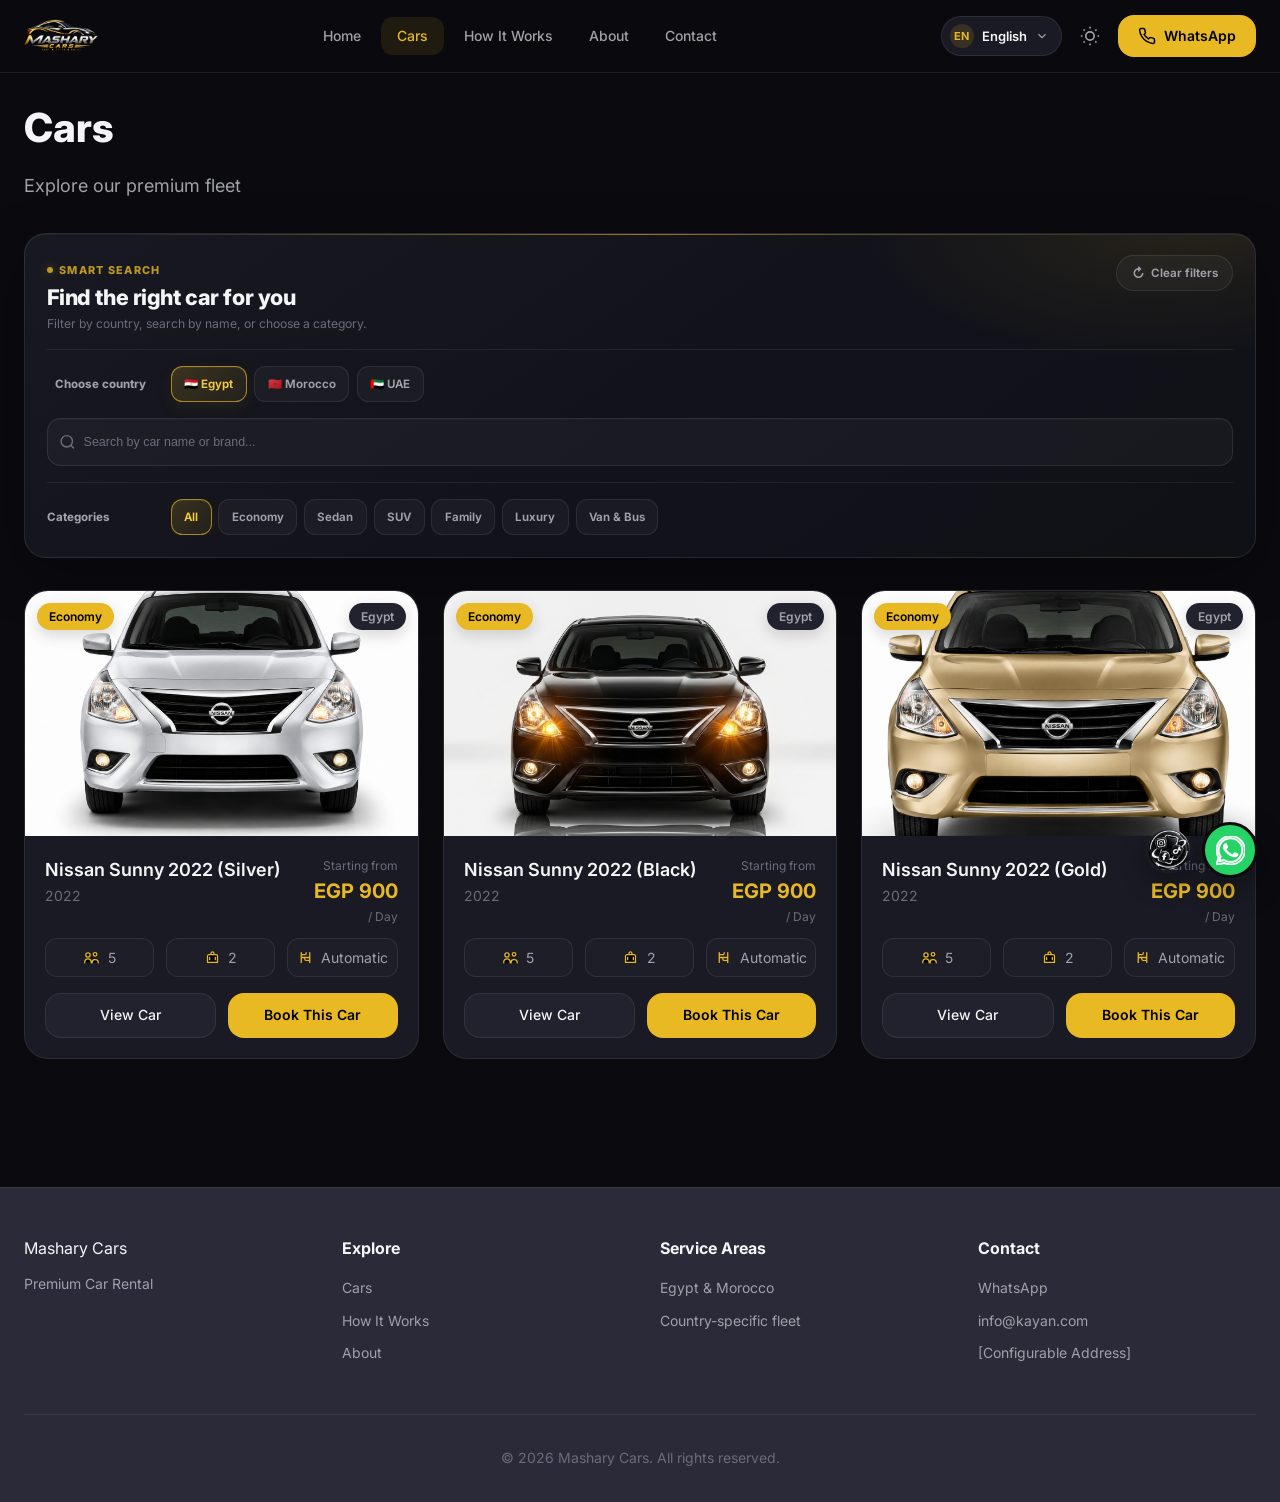
<file: cars.html>
<!doctype html>
<html lang="en" dir="ltr">
  <head>
    <meta charset="UTF-8" />
    <meta name="viewport" content="width=device-width, initial-scale=1.0" />
    <meta
      name="description"
      content="Mashary Cars - Premium Smart Car Rental Platform"
    />
    <title>Cars | Mashary Cars</title>
    <link rel="preconnect" href="https://fonts.googleapis.com" />
    <link
      href="https://fonts.googleapis.com/css2?family=Inter:wght@300;400;500;600;700;800&display=swap"
      rel="stylesheet"
    />
    <link rel="stylesheet" href="css/style.css" />
    <link rel="stylesheet" href="css/social.css" />
  </head>
  <body>
    <script src="js/theme-init.js"></script>
    <header class="header">
      <div class="container header-inner">
                <div class="logo" style="width: 75px">
          <a href="index.html"><img src="logo-r.png" alt="" data-language-logo="true" /></a>
        </div>
        <nav class="nav-desktop">
          <a
            href="index.html"
            class="nav-link"
            data-en="Home"
            data-ar="الرئيسية"
            data-fr="Accueil"
            >Home</a
          ><a
            href="cars.html"
            class="nav-link active"
            data-en="Cars"
            data-ar="السيارات"
            data-fr="Voitures"
            >Cars</a
          ><a
            href="how-it-works.html"
            class="nav-link"
            data-en="How It Works"
            data-ar="كيف تعمل"
            data-fr="Comment ça marche"
            >How It Works</a
          ><a
            href="about.html"
            class="nav-link"
            data-en="About"
            data-ar="من نحن"
            data-fr="À propos"
            >About</a
          ><a
            href="contact.html"
            class="nav-link"
            data-en="Contact"
            data-ar="تواصل"
            data-fr="Contact"
            >Contact</a
          >
        </nav>
        <div class="header-actions">
          <div class="lang-dropdown" data-id="lang-desktop"></div>
          <button class="btn-icon" id="theme-toggle" title="Toggle theme">
            <svg
              width="20"
              height="20"
              viewBox="0 0 24 24"
              fill="none"
              stroke="currentColor"
              stroke-width="2"
            >
              <circle cx="12" cy="12" r="5" />
              <path
                d="M12 1v2M12 21v2M4.22 4.22l1.42 1.42M18.36 18.36l1.42 1.42M1 12h2M21 12h2M4.22 19.78l1.42-1.42M18.36 5.64l1.42-1.42"
              />
            </svg>
          </button>
          <a
            href="https://wa.me/201029208418"
            target="_blank"
            rel="noopener noreferrer"
            class="btn-primary"
            ><svg
              width="18"
              height="18"
              viewBox="0 0 24 24"
              fill="none"
              stroke="currentColor"
              stroke-width="2"
            >
              <path
                d="M22 16.92v3a2 2 0 0 1-2.18 2 19.79 19.79 0 0 1-8.63-3.07 19.5 19.5 0 0 1-6-6 19.79 19.79 0 0 1-3.07-8.67A2 2 0 0 1 4.11 2h3a2 2 0 0 1 2 1.72c.127.96.361 1.903.7 2.81a2 2 0 0 1-.45 2.11L8.09 9.91a16 16 0 0 0 6 6l1.27-1.27a2 2 0 0 1 2.11-.45c.907.339 1.85.573 2.81.7A2 2 0 0 1 22 16.92z"
              />
            </svg>
            WhatsApp</a
          >
        </div>
        <div class="mobile-toggle">
          <a
            href="https://wa.me/201029208418"
            target="_blank"
            rel="noopener noreferrer"
            class="mobile-whatsapp"
            aria-label="WhatsApp"
          >
            <svg
              width="18"
              height="18"
              viewBox="0 0 24 24"
              fill="none"
              stroke="currentColor"
              stroke-width="2"
            >
              <path
                d="M22 16.92v3a2 2 0 0 1-2.18 2 19.79 19.79 0 0 1-8.63-3.07 19.5 19.5 0 0 1-6-6 19.79 19.79 0 0 1-3.07-8.67A2 2 0 0 1 4.11 2h3a2 2 0 0 1 2 1.72c.127.96.361 1.903.7 2.81a2 2 0 0 1-.45 2.11L8.09 9.91a16 16 0 0 0 6 6l1.27-1.27a2 2 0 0 1 2.11-.45c.907.339 1.85.573 2.81.7A2 2 0 0 1 22 16.92z"
              />
            </svg>
          </a>
          <button
            id="mobile-toggle"
            class="mobile-menu-button"
            type="button"
            aria-label="Open navigation"
            aria-expanded="false"
            aria-controls="mobile-menu"
          >
            <span></span><span></span><span></span>
          </button>
        </div>
      </div>
      <div class="mobile-menu" id="mobile-menu">
        <a
          href="index.html"
          class="nav-link"
          data-en="Home"
          data-ar="الرئيسية"
          data-fr="Accueil"
          >Home</a
        ><a
          href="cars.html"
          class="nav-link active"
          data-en="Cars"
          data-ar="السيارات"
          data-fr="Voitures"
          >Cars</a
        ><a
          href="how-it-works.html"
          class="nav-link"
          data-en="How It Works"
          data-ar="كيف تعمل"
          data-fr="Comment ça marche"
          >How It Works</a
        ><a
          href="about.html"
          class="nav-link"
          data-en="About"
          data-ar="من نحن"
          data-fr="À propos"
          >About</a
        ><a
          href="contact.html"
          class="nav-link"
          data-en="Contact"
          data-ar="تواصل"
          data-fr="Contact"
          >Contact</a
        >
        <div
          style="
            display: flex;
            gap: 1rem;
            padding: 1rem;
            border-top: 1px solid var(--border);
            margin-top: 1rem;
          "
        >
          <div
            class="lang-dropdown lang-dropdown-mobile"
            data-id="lang-mobile"
          ></div>
          <button
            id="theme-toggle-mobile"
            style="
              display: flex;
              align-items: center;
              gap: 0.5rem;
              color: var(--text-secondary);
            "
          >
            <svg
              width="20"
              height="20"
              viewBox="0 0 24 24"
              fill="none"
              stroke="currentColor"
              stroke-width="2"
            >
              <circle cx="12" cy="12" r="5" />
              <path
                d="M12 1v2M12 21v2M4.22 4.22l1.42 1.42M18.36 18.36l1.42 1.42M1 12h2M21 12h2M4.22 19.78l1.42-1.42M18.36 5.64l1.42-1.42"
              />
            </svg>
            <span
              data-en="Dark Mode"
              data-ar="الوضع الداكن"
              data-fr="Mode sombre"
              >Dark Mode</span
            >
          </button>
        </div>
      </div>
    </header>

    <section style="padding-top: 96px">
      <div class="container">
        <h1
          class="section-title mb-4"
          data-en="Cars"
          data-ar="السيارات"
          data-fr="Voitures"
        >
          Cars
        </h1>
        <p
          class="section-subtitle mb-8"
          data-en="Explore our premium fleet"
          data-ar="استكشف أسطولنا الفاخر"
          data-fr="Découvrez notre flotte premium"
        >
          Explore our premium fleet
        </p>

        <!-- Search & Filters -->
        <div class="cars-filter-shell mb-8" aria-label="Car filters">
          <div class="cars-filter-head">
            <div class="cars-filter-title-wrap">
              <span
                class="cars-filter-kicker"
                data-en="SMART SEARCH"
                data-ar="بحث ذكي"
                data-fr="RECHERCHE INTELLIGENTE"
                >SMART SEARCH</span
              >
              <div
                class="cars-filter-title"
                data-en="Find the right car for you"
                data-ar="اختار العربية المناسبة ليك"
                data-fr="Trouvez la voiture qui vous convient"
              >
                Find the right car for you
              </div>
              <div
                class="cars-filter-subtitle"
                data-en="Filter by country, search by name, or choose a category."
                data-ar="اختار الدولة، ابحث باسم العربية، أو اختار الفئة."
                data-fr="Filtrez par pays, recherchez par nom ou choisissez une catégorie."
              >
                Filter by country, search by name, or choose a category.
              </div>
            </div>
            <button
              type="button"
              class="filter-reset"
              onclick="resetFilters()"
              data-en="Clear filters"
              data-ar="مسح الفلاتر"
              data-fr="Effacer les filtres"
            >
              Clear filters
            </button>
          </div>

          <div class="cars-country-row">
            <div class="cars-country-label">
              <span
                data-en="Choose country"
                data-ar="اختر الدولة لعرض سياراتها"
                data-fr="Choisissez le pays pour voir ses voitures"
                >Choose country</span
              >
            </div>
            <div class="filter-bar" id="country-filters">
              <button
                type="button"
                class="filter-chip active"
                onclick="setCountry('egypt')"
                data-en="🇪🇬 Egypt"
                data-ar="🇪🇬 مصر"
                data-fr="🇪🇬 Égypte"
              >
                🇪🇬 Egypt
              </button>
              <button
                type="button"
                class="filter-chip"
                onclick="setCountry('morocco')"
                data-en="🇲🇦 Morocco"
                data-ar="🇲🇦 المغرب"
                data-fr="🇲🇦 Maroc"
              >
                🇲🇦 Morocco
              </button>
              <button
                type="button"
                class="filter-chip"
                onclick="setCountry('uae')"
                data-en="🇦🇪 UAE"
                data-ar="🇦🇪 الإمارات"
                data-fr="🇦🇪 Émirats"
              >
                🇦🇪 UAE
              </button>
            </div>
          </div>

          <div class="cars-filter-controls">
            <div class="search-box filter-search">
              <svg
                width="18"
                height="18"
                viewBox="0 0 24 24"
                fill="none"
                stroke="currentColor"
                stroke-width="2"
              >
                <circle cx="11" cy="11" r="8" />
                <line x1="21" y1="21" x2="16.65" y2="16.65" />
              </svg>
              <input
                type="text"
                id="car-search"
                data-en-placeholder="Search by car name or brand..."
                data-ar-placeholder="ابحث باسم السيارة أو الماركة..."
                placeholder="Search by car name..."
                oninput="applyFilters()"
              />
            </div>
          </div>

          <div class="cars-category-row">
            <div class="cars-category-label">
              <span data-en="Categories" data-ar="الفئات" data-fr="Catégories"
                >Categories</span
              >
            </div>
            <div class="filter-bar" id="category-filters">
              <button
                class="filter-chip active"
                onclick="setCategory('')"
                data-en="All"
                data-ar="الكل"
                data-fr="Tous"
              >
                All
              </button>
              <button
                class="filter-chip"
                onclick="setCategory('economy')"
                data-en="Economy"
                data-ar="اقتصادية"
                data-fr="Économique"
              >
                Economy
              </button>
              <button
                class="filter-chip"
                onclick="setCategory('sedan')"
                data-en="Sedan"
                data-ar="سيدان"
                data-fr="Berline"
              >
                Sedan
              </button>
              <button
                class="filter-chip"
                onclick="setCategory('suv')"
                data-en="SUV"
                data-ar="دفع رباعي"
                data-fr="SUV"
              >
                SUV
              </button>
              <button
                class="filter-chip"
                onclick="setCategory('family')"
                data-en="Family"
                data-ar="عائلية"
                data-fr="Familiale"
              >
                Family
              </button>
              <button
                class="filter-chip"
                onclick="setCategory('luxury')"
                data-en="Luxury"
                data-ar="فاخرة"
                data-fr="Luxe"
              >
                Luxury
              </button>
              <button
                class="filter-chip"
                onclick="setCategory('van-bus')"
                data-en="Van & Bus"
                data-ar="فان وحافلة"
                data-fr="Van et bus"
              >
                Van & Bus
              </button>
            </div>
          </div>
        </div>

        <!-- Car Grid -->
        <div class="car-grid" id="car-grid"></div>
      </div>
    </section>

    <footer class="footer">
      <div class="container">
        <div class="footer-grid">
          <div>
            <div class="logo" style="margin-bottom: 0.75rem">Mashary Cars</div>
            <p
              style="color: var(--text-secondary); font-size: 0.875rem"
              data-en="Premium Car Rental"
              data-ar="تأجير سيارات فاخر"
              data-fr="Location de voitures premium"
            >
              Premium Car Rental
            </p>
          </div>
          <div>
            <div
              class="footer-title"
              data-en="Explore"
              data-ar="استكشف"
              data-fr="Explorer"
            >
              Explore
            </div>
            <a
              href="cars.html"
              class="footer-link"
              data-en="Cars"
              data-ar="السيارات"
              data-fr="Voitures"
              >Cars</a
            >

            <a
              href="how-it-works.html"
              class="footer-link"
              data-en="How It Works"
              data-ar="كيف تعمل"
              data-fr="Comment ça marche"
              >How It Works</a
            >
            <a
              href="about.html"
              class="footer-link"
              data-en="About"
              data-ar="من نحن"
              data-fr="À propos"
              >About</a
            >
          </div>
          <div>
            <div
              class="footer-title"
              data-en="Service Areas"
              data-ar="مناطق الخدمة"
              data-fr="Zones desservies"
            >
              Service Areas
            </div>
            <span
              class="footer-link"
              data-en="Egypt & Morocco"
              data-ar="مصر والمغرب"
              data-fr="Égypte et Maroc"
              >Egypt & Morocco</span
            >
            <span
              class="footer-link"
              data-en="Country-specific fleet"
              data-ar="أسطول مخصص لكل دولة"
              data-fr="Flotte spécifique à chaque pays"
              >Country-specific fleet</span
            >
          </div>
          <div>
            <div
              class="footer-title"
              data-en="Contact"
              data-ar="تواصل"
              data-fr="Contact"
            >
              Contact
            </div>
            <a
              href="https://wa.me/201029208418"
              target="_blank"
              rel="noopener noreferrer"
              class="footer-link"
              >WhatsApp</a
            >
            <span class="footer-link">info@kayan.com</span>
            <span class="footer-link">[Configurable Address]</span>
          </div>
        </div>
        <div class="footer-bottom">
          © 2026 Mashary Cars.
          <span
            data-en="All rights reserved."
            data-ar="جميع الحقوق محفوظة."
            data-fr="Tous droits réservés."
            >All rights reserved.</span
          >
        </div>
      </div>
    </footer>

    <div class="mobile-bottom-bar">
      <a href="cars.html"
        ><span
          style="
            display: flex;
            flex-direction: column;
            align-items: center;
            gap: 0.25rem;
          "
          ><svg
            width="20"
            height="20"
            viewBox="0 0 24 24"
            fill="none"
            stroke="currentColor"
            stroke-width="2"
          >
            <path
              d="M19 17h2c.6 0 1-.4 1-1v-3c0-.9-.7-1.7-1.5-1.9C18.7 10.6 16 10 16 10s-1.3-1.4-2.2-2.3c-.5-.4-1.1-.7-1.8-.7H5c-.6 0-1.1.4-1.4.9l-1.4 2.9A3.7 3.7 0 0 0 2 12v4c0 .6.4 1 1 1h2"
            />
            <circle cx="7" cy="17" r="2" />
            <circle cx="17" cy="17" r="2" /></svg
          ><span data-en="Cars" data-ar="السيارات" data-fr="Voitures"
            >Cars</span
          ></span
        ></a
      >
      <a
        href="https://wa.me/201029208418"
        target="_blank"
        rel="noopener noreferrer"
        ><span
          style="
            display: flex;
            flex-direction: column;
            align-items: center;
            gap: 0.25rem;
          "
          ><svg
            width="20"
            height="20"
            viewBox="0 0 24 24"
            fill="none"
            stroke="currentColor"
            stroke-width="2"
          >
            <path
              d="M22 16.92v3a2 2 0 0 1-2.18 2 19.79 19.79 0 0 1-8.63-3.07 19.5 19.5 0 0 1-6-6 19.79 19.79 0 0 1-3.07-8.67A2 2 0 0 1 4.11 2h3a2 2 0 0 1 2 1.72c.127.96.361 1.903.7 2.81a2 2 0 0 1-.45 2.11L8.09 9.91a16 16 0 0 0 6 6l1.27-1.27a2 2 0 0 1 2.11-.45c.907.339 1.85.573 2.81.7A2 2 0 0 1 22 16.92z"
            /></svg
          ><span>WhatsApp</span></span
        ></a
      >
    </div>
        <div class="social-float" id="socialFloat">
      <div class="social-float-card" id="socialFloatLinks" aria-hidden="true">
        <div class="social-icons facebook">
          <p>@Facebook</p>
          <a
            href="#"
            id="socialFacebookFloat"
            target="_blank"
            rel="noopener"
            aria-label="Follow Facebook"
            >Follow</a
          >
          <svg viewBox="0 0 24 24" aria-hidden="true">
            <path
              fill="currentColor"
              d="M22 12.06C22 6.5 17.52 2 12 2S2 6.5 2 12.06c0 5 3.66 9.15 8.44 9.94v-7.03H7.9v-2.91h2.54V9.85c0-2.51 1.49-3.89 3.77-3.89 1.09 0 2.24.2 2.24.2v2.47h-1.26c-1.24 0-1.63.78-1.63 1.57v1.88h2.78l-.44 2.91h-2.34V22c4.78-.79 8.44-4.94 8.44-9.94Z"
            />
          </svg>
        </div>
        <div class="social-icons tiktok">
          <p>@TikTok</p>
          <a
            href="#"
            id="socialTiktokFloat"
            target="_blank"
            rel="noopener"
            aria-label="Follow TikTok"
            >Follow</a
          >
          <svg viewBox="0 0 512 512" aria-hidden="true">
            <path
              fill="currentColor"
              d="M412.19 118.66a109.27 109.27 0 0 1-9.45-5.5 132.87 132.87 0 0 1-24.27-20.62c-18.1-20.71-24.86-41.72-27.35-56.43h.1C349.14 23.9 350 16 350.13 16h-82.44v318.78c0 4.28 0 8.51-.18 12.69 0 .52-.05 1-.08 1.56 0 .23 0 .47-.05.71v.18a70 70 0 0 1-35.22 55.56 68.8 68.8 0 0 1-34.11 9c-38.41 0-69.54-31.32-69.54-70s31.13-70 69.54-70a68.9 68.9 0 0 1 21.41 3.39l.1-83.94a153.14 153.14 0 0 0-118 34.52 161.79 161.79 0 0 0-35.3 43.53c-3.48 6-16.61 30.11-18.2 69.24-1 22.21 5.67 45.22 8.85 54.73v.2c2 5.6 9.75 24.71 22.38 40.82A167.53 167.53 0 0 0 115 470.66v-.2l.2.2C155.11 497.78 199.36 496 199.36 496c7.66-.31 33.32 0 62.46-13.81 32.32-15.31 50.72-38.12 50.72-38.12a158.46 158.46 0 0 0 27.64-45.93c7.46-19.61 9.95-43.13 9.95-52.53V176.49c1 .6 14.32 9.41 14.32 9.41s19.19 12.3 49.13 20.31c21.48 5.7 50.42 6.9 50.42 6.9v-81.84c-9.17 1.1-29.76-2.1-50.84-12.61Z"
            />
          </svg>
        </div>
        <div class="social-icons instagram">
          <p>@Instagram</p>
          <a
            href="#"
            id="socialInstagramFloat"
            target="_blank"
            rel="noopener"
            aria-label="Follow Instagram"
            >Follow</a
          >
          <svg viewBox="0 0 24 24" aria-hidden="true">
            <path
              fill="currentColor"
              fill-rule="evenodd"
              d="M12.315 2c2.43 0 2.784.013 3.808.06 1.064.049 1.791.218 2.427.465a4.902 4.902 0 0 1 1.772 1.153 4.902 4.902 0 0 1 1.153 1.772c.247.636.416 1.363.465 2.427.048 1.067.06 1.407.06 4.123v.08c0 2.643-.012 2.987-.06 4.043-.049 1.064-.218 1.791-.465 2.427a4.902 4.902 0 0 1-1.153 1.772 4.902 4.902 0 0 1-1.772 1.153c-.636.247-1.363.416-2.427.465-1.067.048-1.407.06-4.123.06h-.08c-2.643 0-2.987-.012-4.043-.06-1.064-.049-1.791-.218-2.427-.465a4.902 4.902 0 0 1-1.772-1.153 4.902 4.902 0 0 1-1.153-1.772c-.247-.636-.416-1.363-.465-2.427-.047-1.024-.06-1.379-.06-3.808v-.63c0-2.43.013-2.784.06-3.808.049-1.064.218-1.791.465-2.427a4.902 4.902 0 0 1 1.153-1.772A4.902 4.902 0 0 1 5.45 2.525c.636-.247 1.363-.416 2.427-.465C8.901 2.013 9.256 2 11.685 2h.63ZM12 6.865a5.135 5.135 0 1 0 0 10.27 5.135 5.135 0 0 0 0-10.27Zm5.338-3.205a1.2 1.2 0 1 0 0 2.4 1.2 1.2 0 0 0 0-2.4Z"
            />
          </svg>
        </div>
      </div>
      <button
        class="social-toggle"
        id="socialToggle"
        type="button"
        aria-label="Open social media links"
        aria-expanded="false"
        aria-controls="socialFloatLinks"
      >
           <img src="cars-images/22062023-scaled-1.png" alt="">
      </button>
      <a
        class="whatsapp-float"
        id="waFloat"
        href="#"
        target="_blank"
        rel="noopener"
        aria-label="WhatsApp"
      >
        <svg viewBox="0 0 24 24" aria-hidden="true">
          <path
            d="M20.5 3.5A11.8 11.8 0 0 0 12.1 0C5.6 0 .4 5.2.4 11.7c0 2.1.6 4.2 1.7 6L.3 24l6.5-1.7a11.7 11.7 0 0 0 5.3 1.3h.1c6.4 0 11.7-5.2 11.7-11.7 0-3.1-1.2-6.1-3.4-8.4ZM12.1 21.5h-.1a9.8 9.8 0 0 1-5-1.4l-.4-.2-3.8 1 1-3.7-.2-.4a9.8 9.8 0 1 1 8.5 4.7Z"
          />
          <path
            class="social-fill"
            d="M17.8 14.5c-.3-.2-1.8-.9-2.1-1s-.5-.2-.7.2-.8 1-1 1.2-.4.2-.7.1c-.3-.2-1.3-.5-2.5-1.6-.9-.8-1.6-1.8-1.8-2.1-.2-.3 0-.5.2-.7l.5-.6c.2-.2.2-.4.3-.6s0-.4-.1-.6c-.1-.2-.7-1.7-.9-2.3-.2-.6-.5-.5-.7-.5h-.6c-.2 0-.6.1-.9.4-.3.3-1.1 1.1-1.1 2.6s1.1 3 1.3 3.2c.2.2 2.2 3.4 5.4 4.6.8.3 1.5.5 2 .6.8.2 1.5.2 2 .1.6-.1 1.8-.7 2-1.4.2-.7.2-1.3.1-1.4-.1-.1-.3-.2-.6-.4Z"
          />
        </svg>
      </a>
    </div>

    <script src="js/app.js"></script>
    <script src="js/social.js"></script>
    <script src="js/pages/cars.js"></script>
  </body>
</html>
</file>
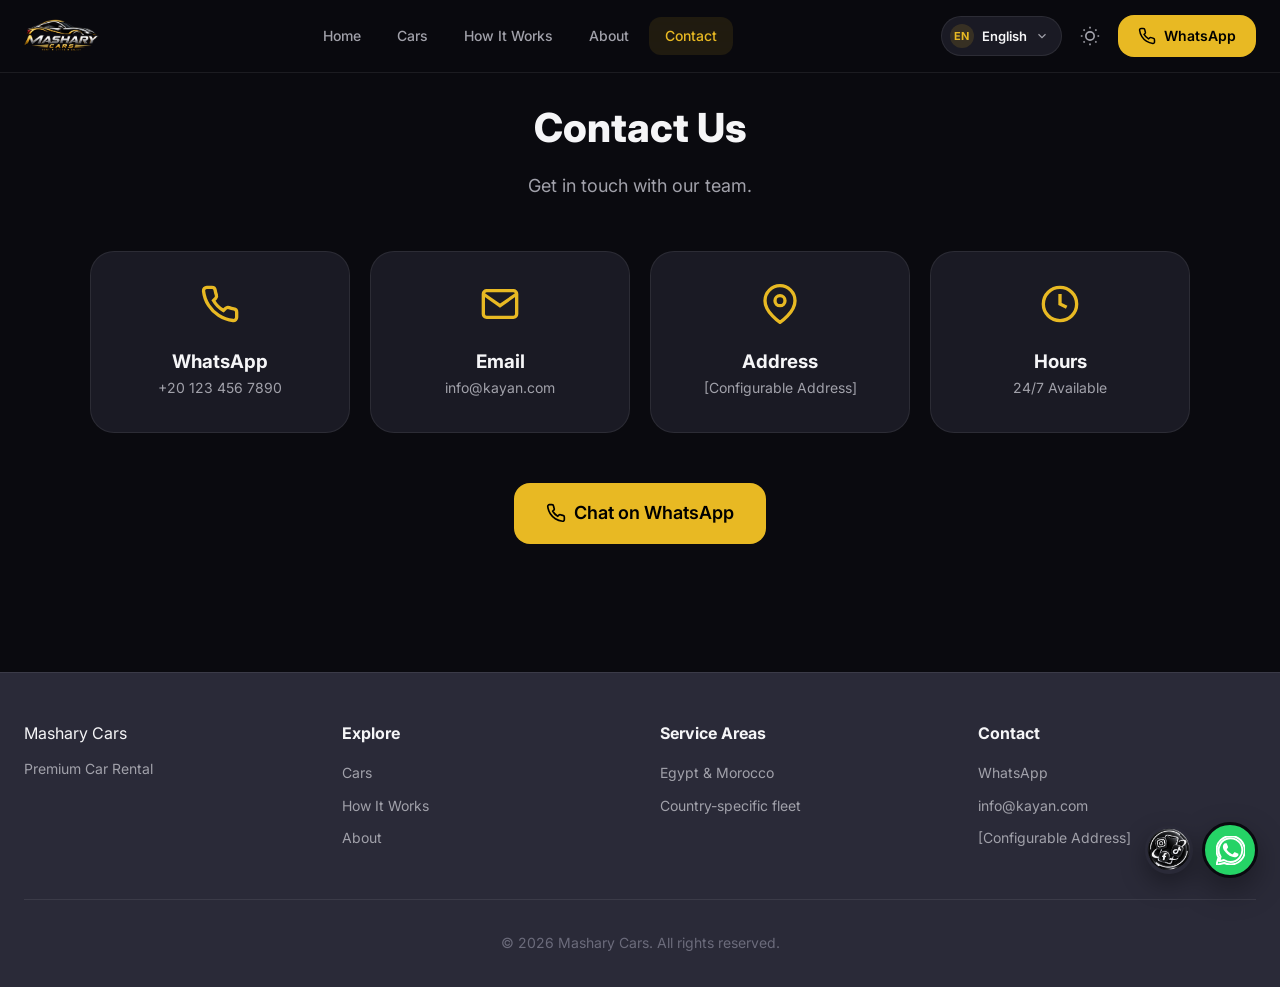
<file: contact.html>
<!doctype html>
<html lang="en" dir="ltr">
  <head>
    <meta charset="UTF-8" />
    <meta name="viewport" content="width=device-width, initial-scale=1.0" />
    <meta
      name="description"
      content="Mashary Cars - Premium Smart Car Rental Platform"
    />
    <title>Contact | Mashary Cars</title>
    <link rel="preconnect" href="https://fonts.googleapis.com" />
    <link
      href="https://fonts.googleapis.com/css2?family=Inter:wght@300;400;500;600;700;800&display=swap"
      rel="stylesheet"
    />
    <link rel="stylesheet" href="css/style.css" />
    <link rel="stylesheet" href="css/social.css" />
  </head>
  <body>
    <script src="js/theme-init.js"></script>
    <header class="header">
      <div class="container header-inner">
                <div class="logo" style="width: 75px">
          <a href="index.html"><img src="logo-r.png" alt="" data-language-logo="true" /></a>
        </div>
        <nav class="nav-desktop">
          <a
            href="index.html"
            class="nav-link"
            data-en="Home"
            data-ar="الرئيسية"
            data-fr="Accueil"
            >Home</a
          ><a
            href="cars.html"
            class="nav-link"
            data-en="Cars"
            data-ar="السيارات"
            data-fr="Voitures"
            >Cars</a
          ><a
            href="how-it-works.html"
            class="nav-link"
            data-en="How It Works"
            data-ar="كيف تعمل"
            data-fr="Comment ça marche"
            >How It Works</a
          ><a
            href="about.html"
            class="nav-link"
            data-en="About"
            data-ar="من نحن"
            data-fr="À propos"
            >About</a
          ><a
            href="contact.html"
            class="nav-link active"
            data-en="Contact"
            data-ar="تواصل"
            data-fr="Contact"
            >Contact</a
          >
        </nav>
        <div class="header-actions">
          <div class="lang-dropdown" data-id="lang-desktop"></div>
          <button class="btn-icon" id="theme-toggle" title="Toggle theme">
            <svg
              width="20"
              height="20"
              viewBox="0 0 24 24"
              fill="none"
              stroke="currentColor"
              stroke-width="2"
            >
              <circle cx="12" cy="12" r="5" />
              <path
                d="M12 1v2M12 21v2M4.22 4.22l1.42 1.42M18.36 18.36l1.42 1.42M1 12h2M21 12h2M4.22 19.78l1.42-1.42M18.36 5.64l1.42-1.42"
              />
            </svg>
          </button>
          <a
            href="https://wa.me/201029208418"
            target="_blank"
            rel="noopener noreferrer"
            class="btn-primary"
            ><svg
              width="18"
              height="18"
              viewBox="0 0 24 24"
              fill="none"
              stroke="currentColor"
              stroke-width="2"
            >
              <path
                d="M22 16.92v3a2 2 0 0 1-2.18 2 19.79 19.79 0 0 1-8.63-3.07 19.5 19.5 0 0 1-6-6 19.79 19.79 0 0 1-3.07-8.67A2 2 0 0 1 4.11 2h3a2 2 0 0 1 2 1.72c.127.96.361 1.903.7 2.81a2 2 0 0 1-.45 2.11L8.09 9.91a16 16 0 0 0 6 6l1.27-1.27a2 2 0 0 1 2.11-.45c.907.339 1.85.573 2.81.7A2 2 0 0 1 22 16.92z"
              />
            </svg>
            WhatsApp</a
          >
        </div>
        <div class="mobile-toggle">
          <a
            href="https://wa.me/201029208418"
            target="_blank"
            rel="noopener noreferrer"
            class="mobile-whatsapp"
            aria-label="WhatsApp"
          >
            <svg
              width="18"
              height="18"
              viewBox="0 0 24 24"
              fill="none"
              stroke="currentColor"
              stroke-width="2"
            >
              <path
                d="M22 16.92v3a2 2 0 0 1-2.18 2 19.79 19.79 0 0 1-8.63-3.07 19.5 19.5 0 0 1-6-6 19.79 19.79 0 0 1-3.07-8.67A2 2 0 0 1 4.11 2h3a2 2 0 0 1 2 1.72c.127.96.361 1.903.7 2.81a2 2 0 0 1-.45 2.11L8.09 9.91a16 16 0 0 0 6 6l1.27-1.27a2 2 0 0 1 2.11-.45c.907.339 1.85.573 2.81.7A2 2 0 0 1 22 16.92z"
              />
            </svg>
          </a>
          <button
            id="mobile-toggle"
            class="mobile-menu-button"
            type="button"
            aria-label="Open navigation"
            aria-expanded="false"
            aria-controls="mobile-menu"
          >
            <span></span><span></span><span></span>
          </button>
        </div>
      </div>
      <div class="mobile-menu" id="mobile-menu">
        <a
          href="index.html"
          class="nav-link"
          data-en="Home"
          data-ar="الرئيسية"
          data-fr="Accueil"
          >Home</a
        ><a
          href="cars.html"
          class="nav-link"
          data-en="Cars"
          data-ar="السيارات"
          data-fr="Voitures"
          >Cars</a
        ><a
          href="how-it-works.html"
          class="nav-link"
          data-en="How It Works"
          data-ar="كيف تعمل"
          data-fr="Comment ça marche"
          >How It Works</a
        ><a
          href="about.html"
          class="nav-link"
          data-en="About"
          data-ar="من نحن"
          data-fr="À propos"
          >About</a
        ><a
          href="contact.html"
          class="nav-link active"
          data-en="Contact"
          data-ar="تواصل"
          data-fr="Contact"
          >Contact</a
        >
        <div
          style="
            display: flex;
            gap: 1rem;
            padding: 1rem;
            border-top: 1px solid var(--border);
            margin-top: 1rem;
          "
        >
          <div
            class="lang-dropdown lang-dropdown-mobile"
            data-id="lang-mobile"
          ></div>
          <button
            id="theme-toggle-mobile"
            style="
              display: flex;
              align-items: center;
              gap: 0.5rem;
              color: var(--text-secondary);
            "
          >
            <svg
              width="20"
              height="20"
              viewBox="0 0 24 24"
              fill="none"
              stroke="currentColor"
              stroke-width="2"
            >
              <circle cx="12" cy="12" r="5" />
              <path
                d="M12 1v2M12 21v2M4.22 4.22l1.42 1.42M18.36 18.36l1.42 1.42M1 12h2M21 12h2M4.22 19.78l1.42-1.42M18.36 5.64l1.42-1.42"
              />
            </svg>
            <span
              data-en="Dark Mode"
              data-ar="الوضع الداكن"
              data-fr="Mode sombre"
              >Dark Mode</span
            >
          </button>
        </div>
      </div>
    </header>

    <section style="padding-top: 96px">
      <div class="container">
        <div class="text-center mb-16">
          <h1
            class="section-title mb-4"
            data-en="Contact Us"
            data-ar="تواصل معنا"
            data-fr="Contactez-nous"
          >
            Contact Us
          </h1>
          <p
            class="section-subtitle mx-auto"
            data-en="Get in touch with our team."
            data-ar="تواصل مع فريقنا."
            data-fr="Contactez notre équipe."
          >
            Get in touch with our team.
          </p>
        </div>

        <div class="why-grid contact-cards-grid" style="margin: 50px auto">
          <div class="why-card">
            <svg
              width="40"
              height="40"
              viewBox="0 0 24 24"
              fill="none"
              stroke="currentColor"
              stroke-width="2"
            >
              <path
                d="M22 16.92v3a2 2 0 0 1-2.18 2 19.79 19.79 0 0 1-8.63-3.07 19.5 19.5 0 0 1-6-6 19.79 19.79 0 0 1-3.07-8.67A2 2 0 0 1 4.11 2h3a2 2 0 0 1 2 1.72c.127.96.361 1.903.7 2.81a2 2 0 0 1-.45 2.11L8.09 9.91a16 16 0 0 0 6 6l1.27-1.27a2 2 0 0 1 2.11-.45c.907.339 1.85.573 2.81.7A2 2 0 0 1 22 16.92z"
              />
            </svg>
            <h3>WhatsApp</h3>
            <p style="color: var(--text-secondary); font-size: 0.875rem">
              +20 123 456 7890
            </p>
          </div>
          <div class="why-card">
            <svg
              width="40"
              height="40"
              viewBox="0 0 24 24"
              fill="none"
              stroke="currentColor"
              stroke-width="2"
            >
              <path
                d="M4 4h16c1.1 0 2 .9 2 2v12c0 1.1-.9 2-2 2H4c-1.1 0-2-.9-2-2V6c0-1.1.9-2 2-2z"
              />
              <polyline points="22,6 12,13 2,6" />
            </svg>
            <h3>Email</h3>
            <p style="color: var(--text-secondary); font-size: 0.875rem">
              info@kayan.com
            </p>
          </div>
          <div class="why-card">
            <svg
              width="40"
              height="40"
              viewBox="0 0 24 24"
              fill="none"
              stroke="currentColor"
              stroke-width="2"
            >
              <path d="M21 10c0 7-9 13-9 13s-9-6-9-13a9 9 0 0 1 18 0z" />
              <circle cx="12" cy="10" r="3" />
            </svg>
            <h3 data-en="Address" data-ar="العنوان" data-fr="Adresse">
              Address
            </h3>
            <p style="color: var(--text-secondary); font-size: 0.875rem">
              [Configurable Address]
            </p>
          </div>
          <div class="why-card">
            <svg
              width="40"
              height="40"
              viewBox="0 0 24 24"
              fill="none"
              stroke="currentColor"
              stroke-width="2"
            >
              <circle cx="12" cy="12" r="10" />
              <polyline points="12 6 12 12 16 14" />
            </svg>
            <h3 data-en="Hours" data-ar="الساعات" data-fr="Horaires">Hours</h3>
            <p style="color: var(--text-secondary); font-size: 0.875rem">
              24/7 Available
            </p>
          </div>
        </div>

        <div class="text-center mt-12">
          <a
            href="https://wa.me/201029208418"
            target="_blank"
            rel="noopener noreferrer"
            class="btn-primary"
            style="font-size: 1.125rem; padding: 1rem 2rem"
          >
            <svg
              width="20"
              height="20"
              viewBox="0 0 24 24"
              fill="none"
              stroke="currentColor"
              stroke-width="2"
            >
              <path
                d="M22 16.92v3a2 2 0 0 1-2.18 2 19.79 19.79 0 0 1-8.63-3.07 19.5 19.5 0 0 1-6-6 19.79 19.79 0 0 1-3.07-8.67A2 2 0 0 1 4.11 2h3a2 2 0 0 1 2 1.72c.127.96.361 1.903.7 2.81a2 2 0 0 1-.45 2.11L8.09 9.91a16 16 0 0 0 6 6l1.27-1.27a2 2 0 0 1 2.11-.45c.907.339 1.85.573 2.81.7A2 2 0 0 1 22 16.92z"
              />
            </svg>
            Chat on WhatsApp
          </a>
        </div>
      </div>
    </section>

    <footer class="footer">
      <div class="container">
        <div class="footer-grid">
          <div>
            <div class="logo" style="margin-bottom: 0.75rem">Mashary Cars</div>
            <p
              style="color: var(--text-secondary); font-size: 0.875rem"
              data-en="Premium Car Rental"
              data-ar="تأجير سيارات فاخر"
              data-fr="Location de voitures premium"
            >
              Premium Car Rental
            </p>
          </div>
          <div>
            <div
              class="footer-title"
              data-en="Explore"
              data-ar="استكشف"
              data-fr="Explorer"
            >
              Explore
            </div>
            <a
              href="cars.html"
              class="footer-link"
              data-en="Cars"
              data-ar="السيارات"
              data-fr="Voitures"
              >Cars</a
            >

            <a
              href="how-it-works.html"
              class="footer-link"
              data-en="How It Works"
              data-ar="كيف تعمل"
              data-fr="Comment ça marche"
              >How It Works</a
            >
            <a
              href="about.html"
              class="footer-link"
              data-en="About"
              data-ar="من نحن"
              data-fr="À propos"
              >About</a
            >
          </div>
          <div>
            <div
              class="footer-title"
              data-en="Service Areas"
              data-ar="مناطق الخدمة"
              data-fr="Zones desservies"
            >
              Service Areas
            </div>
            <span
              class="footer-link"
              data-en="Egypt & Morocco"
              data-ar="مصر والمغرب"
              data-fr="Égypte et Maroc"
              >Egypt & Morocco</span
            >
            <span
              class="footer-link"
              data-en="Country-specific fleet"
              data-ar="أسطول مخصص لكل دولة"
              data-fr="Flotte spécifique à chaque pays"
              >Country-specific fleet</span
            >
          </div>
          <div>
            <div
              class="footer-title"
              data-en="Contact"
              data-ar="تواصل"
              data-fr="Contact"
            >
              Contact
            </div>
            <a
              href="https://wa.me/201029208418"
              target="_blank"
              rel="noopener noreferrer"
              class="footer-link"
              >WhatsApp</a
            >
            <span class="footer-link">info@kayan.com</span>
            <span class="footer-link">[Configurable Address]</span>
          </div>
        </div>
        <div class="footer-bottom">
          © 2026 Mashary Cars.
          <span
            data-en="All rights reserved."
            data-ar="جميع الحقوق محفوظة."
            data-fr="Tous droits réservés."
            >All rights reserved.</span
          >
        </div>
      </div>
    </footer>

    <div class="mobile-bottom-bar">
      <a href="cars.html"
        ><span
          style="
            display: flex;
            flex-direction: column;
            align-items: center;
            gap: 0.25rem;
          "
          ><svg
            width="20"
            height="20"
            viewBox="0 0 24 24"
            fill="none"
            stroke="currentColor"
            stroke-width="2"
          >
            <path
              d="M19 17h2c.6 0 1-.4 1-1v-3c0-.9-.7-1.7-1.5-1.9C18.7 10.6 16 10 16 10s-1.3-1.4-2.2-2.3c-.5-.4-1.1-.7-1.8-.7H5c-.6 0-1.1.4-1.4.9l-1.4 2.9A3.7 3.7 0 0 0 2 12v4c0 .6.4 1 1 1h2"
            />
            <circle cx="7" cy="17" r="2" />
            <circle cx="17" cy="17" r="2" /></svg
          ><span data-en="Cars" data-ar="السيارات" data-fr="Voitures"
            >Cars</span
          ></span
        ></a
      >
      <a
        href="https://wa.me/201029208418"
        target="_blank"
        rel="noopener noreferrer"
        ><span
          style="
            display: flex;
            flex-direction: column;
            align-items: center;
            gap: 0.25rem;
          "
          ><svg
            width="20"
            height="20"
            viewBox="0 0 24 24"
            fill="none"
            stroke="currentColor"
            stroke-width="2"
          >
            <path
              d="M22 16.92v3a2 2 0 0 1-2.18 2 19.79 19.79 0 0 1-8.63-3.07 19.5 19.5 0 0 1-6-6 19.79 19.79 0 0 1-3.07-8.67A2 2 0 0 1 4.11 2h3a2 2 0 0 1 2 1.72c.127.96.361 1.903.7 2.81a2 2 0 0 1-.45 2.11L8.09 9.91a16 16 0 0 0 6 6l1.27-1.27a2 2 0 0 1 2.11-.45c.907.339 1.85.573 2.81.7A2 2 0 0 1 22 16.92z"
            /></svg
          ><span>WhatsApp</span></span
        ></a
      >
    </div>
        <div class="social-float" id="socialFloat">
      <div class="social-float-card" id="socialFloatLinks" aria-hidden="true">
        <div class="social-icons facebook">
          <p>@Facebook</p>
          <a
            href="#"
            id="socialFacebookFloat"
            target="_blank"
            rel="noopener"
            aria-label="Follow Facebook"
            >Follow</a
          >
          <svg viewBox="0 0 24 24" aria-hidden="true">
            <path
              fill="currentColor"
              d="M22 12.06C22 6.5 17.52 2 12 2S2 6.5 2 12.06c0 5 3.66 9.15 8.44 9.94v-7.03H7.9v-2.91h2.54V9.85c0-2.51 1.49-3.89 3.77-3.89 1.09 0 2.24.2 2.24.2v2.47h-1.26c-1.24 0-1.63.78-1.63 1.57v1.88h2.78l-.44 2.91h-2.34V22c4.78-.79 8.44-4.94 8.44-9.94Z"
            />
          </svg>
        </div>
        <div class="social-icons tiktok">
          <p>@TikTok</p>
          <a
            href="#"
            id="socialTiktokFloat"
            target="_blank"
            rel="noopener"
            aria-label="Follow TikTok"
            >Follow</a
          >
          <svg viewBox="0 0 512 512" aria-hidden="true">
            <path
              fill="currentColor"
              d="M412.19 118.66a109.27 109.27 0 0 1-9.45-5.5 132.87 132.87 0 0 1-24.27-20.62c-18.1-20.71-24.86-41.72-27.35-56.43h.1C349.14 23.9 350 16 350.13 16h-82.44v318.78c0 4.28 0 8.51-.18 12.69 0 .52-.05 1-.08 1.56 0 .23 0 .47-.05.71v.18a70 70 0 0 1-35.22 55.56 68.8 68.8 0 0 1-34.11 9c-38.41 0-69.54-31.32-69.54-70s31.13-70 69.54-70a68.9 68.9 0 0 1 21.41 3.39l.1-83.94a153.14 153.14 0 0 0-118 34.52 161.79 161.79 0 0 0-35.3 43.53c-3.48 6-16.61 30.11-18.2 69.24-1 22.21 5.67 45.22 8.85 54.73v.2c2 5.6 9.75 24.71 22.38 40.82A167.53 167.53 0 0 0 115 470.66v-.2l.2.2C155.11 497.78 199.36 496 199.36 496c7.66-.31 33.32 0 62.46-13.81 32.32-15.31 50.72-38.12 50.72-38.12a158.46 158.46 0 0 0 27.64-45.93c7.46-19.61 9.95-43.13 9.95-52.53V176.49c1 .6 14.32 9.41 14.32 9.41s19.19 12.3 49.13 20.31c21.48 5.7 50.42 6.9 50.42 6.9v-81.84c-9.17 1.1-29.76-2.1-50.84-12.61Z"
            />
          </svg>
        </div>
        <div class="social-icons instagram">
          <p>@Instagram</p>
          <a
            href="#"
            id="socialInstagramFloat"
            target="_blank"
            rel="noopener"
            aria-label="Follow Instagram"
            >Follow</a
          >
          <svg viewBox="0 0 24 24" aria-hidden="true">
            <path
              fill="currentColor"
              fill-rule="evenodd"
              d="M12.315 2c2.43 0 2.784.013 3.808.06 1.064.049 1.791.218 2.427.465a4.902 4.902 0 0 1 1.772 1.153 4.902 4.902 0 0 1 1.153 1.772c.247.636.416 1.363.465 2.427.048 1.067.06 1.407.06 4.123v.08c0 2.643-.012 2.987-.06 4.043-.049 1.064-.218 1.791-.465 2.427a4.902 4.902 0 0 1-1.153 1.772 4.902 4.902 0 0 1-1.772 1.153c-.636.247-1.363.416-2.427.465-1.067.048-1.407.06-4.123.06h-.08c-2.643 0-2.987-.012-4.043-.06-1.064-.049-1.791-.218-2.427-.465a4.902 4.902 0 0 1-1.772-1.153 4.902 4.902 0 0 1-1.153-1.772c-.247-.636-.416-1.363-.465-2.427-.047-1.024-.06-1.379-.06-3.808v-.63c0-2.43.013-2.784.06-3.808.049-1.064.218-1.791.465-2.427a4.902 4.902 0 0 1 1.153-1.772A4.902 4.902 0 0 1 5.45 2.525c.636-.247 1.363-.416 2.427-.465C8.901 2.013 9.256 2 11.685 2h.63ZM12 6.865a5.135 5.135 0 1 0 0 10.27 5.135 5.135 0 0 0 0-10.27Zm5.338-3.205a1.2 1.2 0 1 0 0 2.4 1.2 1.2 0 0 0 0-2.4Z"
            />
          </svg>
        </div>
      </div>
      <button
        class="social-toggle"
        id="socialToggle"
        type="button"
        aria-label="Open social media links"
        aria-expanded="false"
        aria-controls="socialFloatLinks"
      >
           <img src="cars-images/22062023-scaled-1.png" alt="">
      </button>
      <a
        class="whatsapp-float"
        id="waFloat"
        href="#"
        target="_blank"
        rel="noopener"
        aria-label="WhatsApp"
      >
        <svg viewBox="0 0 24 24" aria-hidden="true">
          <path
            d="M20.5 3.5A11.8 11.8 0 0 0 12.1 0C5.6 0 .4 5.2.4 11.7c0 2.1.6 4.2 1.7 6L.3 24l6.5-1.7a11.7 11.7 0 0 0 5.3 1.3h.1c6.4 0 11.7-5.2 11.7-11.7 0-3.1-1.2-6.1-3.4-8.4ZM12.1 21.5h-.1a9.8 9.8 0 0 1-5-1.4l-.4-.2-3.8 1 1-3.7-.2-.4a9.8 9.8 0 1 1 8.5 4.7Z"
          />
          <path
            class="social-fill"
            d="M17.8 14.5c-.3-.2-1.8-.9-2.1-1s-.5-.2-.7.2-.8 1-1 1.2-.4.2-.7.1c-.3-.2-1.3-.5-2.5-1.6-.9-.8-1.6-1.8-1.8-2.1-.2-.3 0-.5.2-.7l.5-.6c.2-.2.2-.4.3-.6s0-.4-.1-.6c-.1-.2-.7-1.7-.9-2.3-.2-.6-.5-.5-.7-.5h-.6c-.2 0-.6.1-.9.4-.3.3-1.1 1.1-1.1 2.6s1.1 3 1.3 3.2c.2.2 2.2 3.4 5.4 4.6.8.3 1.5.5 2 .6.8.2 1.5.2 2 .1.6-.1 1.8-.7 2-1.4.2-.7.2-1.3.1-1.4-.1-.1-.3-.2-.6-.4Z"
          />
        </svg>
      </a>
    </div>

    <script src="js/app.js"></script>
    <script src="js/social.js"></script>
  </body>
</html>
</file>
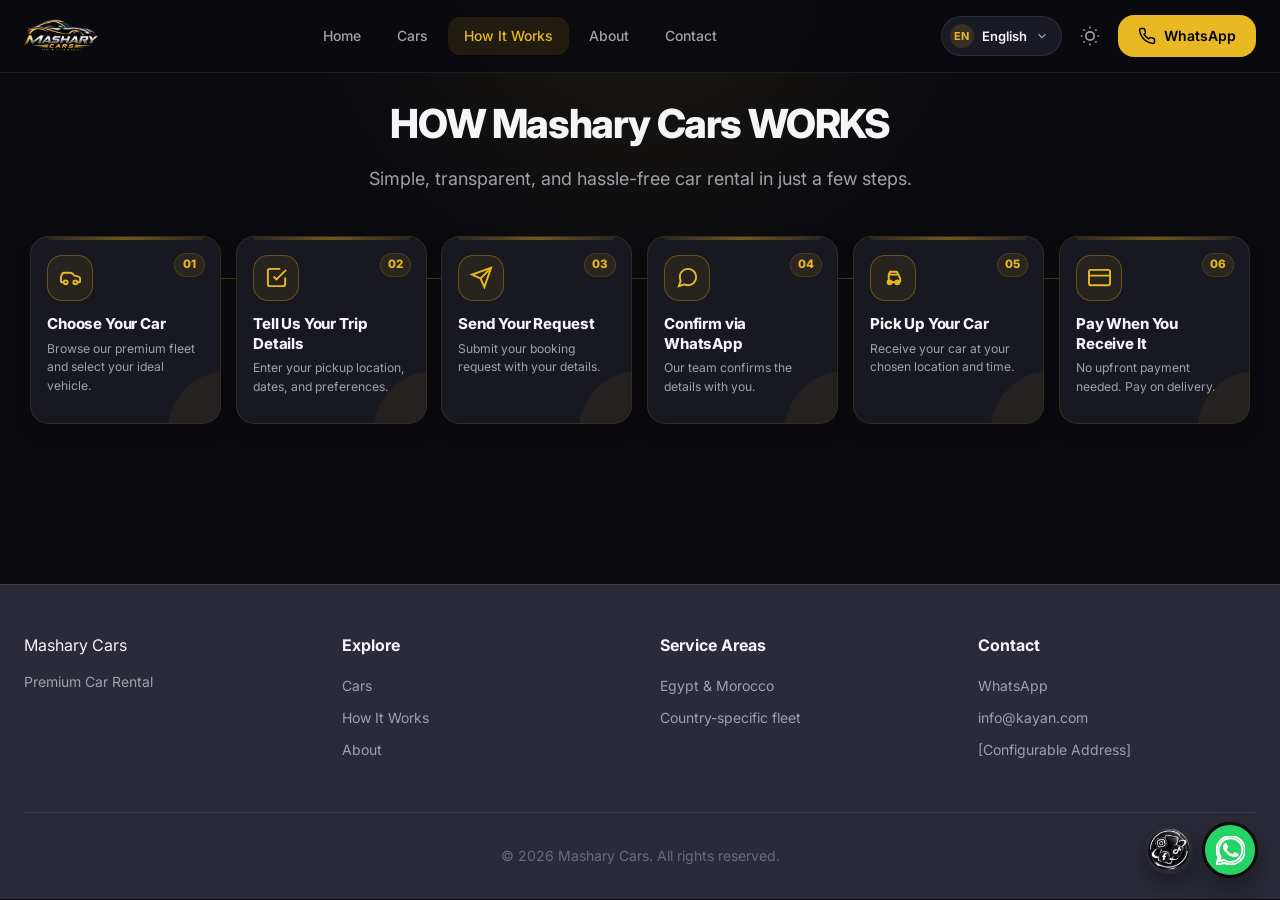
<file: how-it-works.html>
<!doctype html>
<html lang="en" dir="ltr">
  <head>
    <meta charset="UTF-8" />
    <meta name="viewport" content="width=device-width, initial-scale=1.0" />
    <meta
      name="description"
      content="Mashary Cars - Premium Smart Car Rental Platform"
    />
    <title>How It Works | Mashary Cars</title>
    <link rel="preconnect" href="https://fonts.googleapis.com" />
    <link
      href="https://fonts.googleapis.com/css2?family=Inter:wght@300;400;500;600;700;800&display=swap"
      rel="stylesheet"
    />
    <link rel="stylesheet" href="css/style.css" />
    <link rel="stylesheet" href="css/social.css" />
  </head>
  <body>
    <script src="js/theme-init.js"></script>
    <header class="header">
      <div class="container header-inner">
        <div class="logo" style="width: 75px;">
          <a href="index.html"><img src="logo-r.png" alt="" data-language-logo="true"></a>          
        </div>
       
        <nav class="nav-desktop">
          <a
            href="index.html"
            class="nav-link"
            data-en="Home"
            data-ar="الرئيسية"
            data-fr="Accueil"
            >Home</a
          ><a
            href="cars.html"
            class="nav-link"
            data-en="Cars"
            data-ar="السيارات"
            data-fr="Voitures"
            >Cars</a
          ><a
            href="how-it-works.html"
            class="nav-link active"
            data-en="How It Works"
            data-ar="كيف تعمل"
            data-fr="Comment ça marche"
            >How It Works</a
          ><a
            href="about.html"
            class="nav-link"
            data-en="About"
            data-ar="من نحن"
            data-fr="À propos"
            >About</a
          ><a
            href="contact.html"
            class="nav-link"
            data-en="Contact"
            data-ar="تواصل"
            data-fr="Contact"
            >Contact</a
          >
        </nav>
        <div class="header-actions">
          <div class="lang-dropdown" data-id="lang-desktop"></div>
          <button class="btn-icon" id="theme-toggle" title="Toggle theme">
            <svg
              width="20"
              height="20"
              viewBox="0 0 24 24"
              fill="none"
              stroke="currentColor"
              stroke-width="2"
            >
              <circle cx="12" cy="12" r="5" />
              <path
                d="M12 1v2M12 21v2M4.22 4.22l1.42 1.42M18.36 18.36l1.42 1.42M1 12h2M21 12h2M4.22 19.78l1.42-1.42M18.36 5.64l1.42-1.42"
              />
            </svg>
          </button>
          <a
            href="https://wa.me/201029208418"
            target="_blank"
            rel="noopener noreferrer"
            class="btn-primary"
            ><svg
              width="18"
              height="18"
              viewBox="0 0 24 24"
              fill="none"
              stroke="currentColor"
              stroke-width="2"
            >
              <path
                d="M22 16.92v3a2 2 0 0 1-2.18 2 19.79 19.79 0 0 1-8.63-3.07 19.5 19.5 0 0 1-6-6 19.79 19.79 0 0 1-3.07-8.67A2 2 0 0 1 4.11 2h3a2 2 0 0 1 2 1.72c.127.96.361 1.903.7 2.81a2 2 0 0 1-.45 2.11L8.09 9.91a16 16 0 0 0 6 6l1.27-1.27a2 2 0 0 1 2.11-.45c.907.339 1.85.573 2.81.7A2 2 0 0 1 22 16.92z"
              />
            </svg>
            WhatsApp</a
          >
        </div>
        <div class="mobile-toggle">
          <a
            href="https://wa.me/201029208418"
            target="_blank"
            rel="noopener noreferrer"
            class="mobile-whatsapp"
            aria-label="WhatsApp"
          >
            <svg
              width="18"
              height="18"
              viewBox="0 0 24 24"
              fill="none"
              stroke="currentColor"
              stroke-width="2"
            >
              <path
                d="M22 16.92v3a2 2 0 0 1-2.18 2 19.79 19.79 0 0 1-8.63-3.07 19.5 19.5 0 0 1-6-6 19.79 19.79 0 0 1-3.07-8.67A2 2 0 0 1 4.11 2h3a2 2 0 0 1 2 1.72c.127.96.361 1.903.7 2.81a2 2 0 0 1-.45 2.11L8.09 9.91a16 16 0 0 0 6 6l1.27-1.27a2 2 0 0 1 2.11-.45c.907.339 1.85.573 2.81.7A2 2 0 0 1 22 16.92z"
              />
            </svg>
          </a>
          <button
            id="mobile-toggle"
            class="mobile-menu-button"
            type="button"
            aria-label="Open navigation"
            aria-expanded="false"
            aria-controls="mobile-menu"
          >
            <span></span><span></span><span></span>
          </button>
        </div>
      </div>
      <div class="mobile-menu" id="mobile-menu">
        <a
          href="index.html"
          class="nav-link"
          data-en="Home"
          data-ar="الرئيسية"
          data-fr="Accueil"
          >Home</a
        ><a
          href="cars.html"
          class="nav-link"
          data-en="Cars"
          data-ar="السيارات"
          data-fr="Voitures"
          >Cars</a
        ><a
          href="how-it-works.html"
          class="nav-link active"
          data-en="How It Works"
          data-ar="كيف تعمل"
          data-fr="Comment ça marche"
          >How It Works</a
        ><a
          href="about.html"
          class="nav-link"
          data-en="About"
          data-ar="من نحن"
          data-fr="À propos"
          >About</a
        ><a
          href="contact.html"
          class="nav-link"
          data-en="Contact"
          data-ar="تواصل"
          data-fr="Contact"
          >Contact</a
        >
        <div
          style="
            display: flex;
            gap: 1rem;
            padding: 1rem;
            border-top: 1px solid var(--border);
            margin-top: 1rem;
          "
        >
          <div
            class="lang-dropdown lang-dropdown-mobile"
            data-id="lang-mobile"
          ></div>
          <button
            id="theme-toggle-mobile"
            style="
              display: flex;
              align-items: center;
              gap: 0.5rem;
              color: var(--text-secondary);
            "
          >
            <svg
              width="20"
              height="20"
              viewBox="0 0 24 24"
              fill="none"
              stroke="currentColor"
              stroke-width="2"
            >
              <circle cx="12" cy="12" r="5" />
              <path
                d="M12 1v2M12 21v2M4.22 4.22l1.42 1.42M18.36 18.36l1.42 1.42M1 12h2M21 12h2M4.22 19.78l1.42-1.42M18.36 5.64l1.42-1.42"
              />
            </svg>
            <span
              data-en="Dark Mode"
              data-ar="الوضع الداكن"
              data-fr="Mode sombre"
              >Dark Mode</span
            >
          </button>
        </div>
      </div>
    </header>

    <section class="how-it-works-section">
      <div class="container">
        <div class="text-center how-it-works-heading">
          <h1
            class="section-title"
            data-en="HOW Mashary Cars WORKS"
            data-ar="كيف تعمل Mashary Cars"
            data-fr="COMMENT FONCTIONNE Mashary Cars"
          >
            HOW Mashary Cars WORKS
          </h1>
          <p
            class="section-subtitle mx-auto"
            data-en="Simple, transparent, and hassle-free car rental in just a few steps."
            data-ar="تأجير سيارات بسيط وشفاف وخالي من المتاعب في خطوات قليلة."
            data-fr="Une location de voiture simple, transparente et sans tracas en quelques étapes."
          >
            Simple, transparent, and hassle-free car rental in just a few steps.
          </p>
        </div>

        <div class="how-steps-grid">
          <article class="how-step-card step-card">
            <div class="how-step-icon" aria-hidden="true">
              <svg
                width="28"
                height="28"
                viewBox="0 0 24 24"
                fill="none"
                stroke="currentColor"
                stroke-width="2"
              >
                <path
                  d="M19 17h2c.6 0 1-.4 1-1v-3c0-.9-.7-1.7-1.5-1.9C18.7 10.6 16 10 16 10s-1.3-1.4-2.2-2.3c-.5-.4-1.1-.7-1.8-.7H5c-.6 0-1.1.4-1.4.9l-1.4 2.9A3.7 3.7 0 0 0 2 12v4c0 .6.4 1 1 1h2"
                />
                <circle cx="7" cy="17" r="2" />
                <circle cx="17" cy="17" r="2" />
              </svg>
            </div>
            <span class="how-step-number">01</span>
            <div class="how-step-content">
              <h3
                data-en="Choose Your Car"
                data-ar="اختر سيارتك"
                data-fr="Choisissez votre voiture"
              >
                Choose Your Car
              </h3>
              <p
                data-en="Browse our premium fleet and select your ideal vehicle."
                data-ar="تصفح أسطولنا الفاخر واختر سيارتك المثالية."
                data-fr="Parcourez notre flotte premium et choisissez votre véhicule idéal."
              >
                Browse our premium fleet and select your ideal vehicle.
              </p>
            </div>
          </article>

          <article class="how-step-card step-card">
            <div class="how-step-icon" aria-hidden="true">
              <svg
                width="28"
                height="28"
                viewBox="0 0 24 24"
                fill="none"
                stroke="currentColor"
                stroke-width="2"
              >
                <path d="M9 11l3 3L22 4" />
                <path
                  d="M21 12v7a2 2 0 0 1-2 2H5a2 2 0 0 1-2-2V5a2 2 0 0 1 2-2h11"
                />
              </svg>
            </div>
            <span class="how-step-number">02</span>
            <div class="how-step-content">
              <h3
                data-en="Tell Us Your Trip Details"
                data-ar="أخبرنا بتفاصيل رحلتك"
                data-fr="Indiquez-nous les détails de votre voyage"
              >
                Tell Us Your Trip Details
              </h3>
              <p
                data-en="Enter your pickup location, dates, and preferences."
                data-ar="أدخل موقع الاستلام والتواريخ وتفضيلاتك."
                data-fr="Indiquez votre lieu de prise en charge, vos dates et vos préférences."
              >
                Enter your pickup location, dates, and preferences.
              </p>
            </div>
          </article>

          <article class="how-step-card step-card">
            <div class="how-step-icon" aria-hidden="true">
              <svg
                width="28"
                height="28"
                viewBox="0 0 24 24"
                fill="none"
                stroke="currentColor"
                stroke-width="2"
              >
                <line x1="22" y1="2" x2="11" y2="13" />
                <polygon points="22 2 15 22 11 13 2 9 22 2" />
              </svg>
            </div>
            <span class="how-step-number">03</span>
            <div class="how-step-content">
              <h3
                data-en="Send Your Request"
                data-ar="أرسل طلبك"
                data-fr="Envoyez votre demande"
              >
                Send Your Request
              </h3>
              <p
                data-en="Submit your booking request with your details."
                data-ar="أرسل طلب الحجز مع بياناتك."
                data-fr="Envoyez votre demande de réservation avec vos informations."
              >
                Submit your booking request with your details.
              </p>
            </div>
          </article>

          <article class="how-step-card step-card">
            <div class="how-step-icon" aria-hidden="true">
              <svg
                width="28"
                height="28"
                viewBox="0 0 24 24"
                fill="none"
                stroke="currentColor"
                stroke-width="2"
              >
                <path
                  d="M21 11.5a8.38 8.38 0 0 1-.9 3.8 8.5 8.5 0 0 1-7.6 4.7 8.38 8.38 0 0 1-3.8-.9L3 21l1.9-5.7a8.38 8.38 0 0 1-.9-3.8 8.5 8.5 0 0 1 4.7-7.6 8.38 8.38 0 0 1 3.8-.9h.5a8.48 8.48 0 0 1 8 8v.5z"
                />
              </svg>
            </div>
            <span class="how-step-number">04</span>
            <div class="how-step-content">
              <h3
                data-en="Confirm via WhatsApp"
                data-ar="تأكد عبر واتساب"
                data-fr="Confirmez via WhatsApp"
              >
                Confirm via WhatsApp
              </h3>
              <p
                data-en="Our team confirms the details with you."
                data-ar="فريقنا يؤكد معك جميع التفاصيل."
                data-fr="Notre équipe confirme les détails avec vous."
              >
                Our team confirms the details with you.
              </p>
            </div>
          </article>

          <article class="how-step-card step-card">
            <div class="how-step-icon" aria-hidden="true">
              <svg
                width="28"
                height="28"
                viewBox="0 0 24 24"
                fill="none"
                stroke="currentColor"
                stroke-width="2"
              >
                <path d="M5 17h14" />
                <path d="M7 17V9h10l2 4v4" />
                <circle cx="8" cy="17" r="2" />
                <circle cx="16" cy="17" r="2" />
                <path d="M7 9l1.5-3h7L17 9" />
              </svg>
            </div>
            <span class="how-step-number">05</span>
            <div class="how-step-content">
              <h3
                data-en="Pick Up Your Car"
                data-ar="استلم سيارتك"
                data-fr="Récupérez votre voiture"
              >
                Pick Up Your Car
              </h3>
              <p
                data-en="Receive your car at your chosen location and time."
                data-ar="استلم سيارتك في الموقع والوقت المختارين."
                data-fr="Recevez votre voiture à l'heure et au lieu de votre choix."
              >
                Receive your car at your chosen location and time.
              </p>
            </div>
          </article>

          <article class="how-step-card step-card">
            <div class="how-step-icon" aria-hidden="true">
              <svg
                width="28"
                height="28"
                viewBox="0 0 24 24"
                fill="none"
                stroke="currentColor"
                stroke-width="2"
              >
                <rect x="1" y="4" width="22" height="16" rx="2" />
                <line x1="1" y1="10" x2="23" y2="10" />
              </svg>
            </div>
            <span class="how-step-number">06</span>
            <div class="how-step-content">
              <h3
                data-en="Pay When You Receive It"
                data-ar="ادفع عند الاستلام"
                data-fr="Payez à la réception"
              >
                Pay When You Receive It
              </h3>
              <p
                data-en="No upfront payment needed. Pay on delivery."
                data-ar="لا يوجد دفع مقدم. ادفع عند الاستلام."
                data-fr="Aucun paiement anticipé nécessaire. Payez à la livraison."
              >
                No upfront payment needed. Pay on delivery.
              </p>
            </div>
          </article>
        </div>
      </div>
    </section>

    <footer class="footer">
      <div class="container">
        <div class="footer-grid">
          <div>
            <div class="logo" style="margin-bottom: 0.75rem">Mashary Cars</div>
            <p
              style="color: var(--text-secondary); font-size: 0.875rem"
              data-en="Premium Car Rental"
              data-ar="تأجير سيارات فاخر"
              data-fr="Location de voitures premium"
            >
              Premium Car Rental
            </p>
          </div>
          <div>
            <div
              class="footer-title"
              data-en="Explore"
              data-ar="استكشف"
              data-fr="Explorer"
            >
              Explore
            </div>
            <a
              href="cars.html"
              class="footer-link"
              data-en="Cars"
              data-ar="السيارات"
              data-fr="Voitures"
              >Cars</a
            >

            <a
              href="how-it-works.html"
              class="footer-link"
              data-en="How It Works"
              data-ar="كيف تعمل"
              data-fr="Comment ça marche"
              >How It Works</a
            >
            <a
              href="about.html"
              class="footer-link"
              data-en="About"
              data-ar="من نحن"
              data-fr="À propos"
              >About</a
            >
          </div>
          <div>
            <div
              class="footer-title"
              data-en="Service Areas"
              data-ar="مناطق الخدمة"
              data-fr="Zones desservies"
            >
              Service Areas
            </div>
            <span
              class="footer-link"
              data-en="Egypt & Morocco"
              data-ar="مصر والمغرب"
              data-fr="Égypte et Maroc"
              >Egypt & Morocco</span
            >
            <span
              class="footer-link"
              data-en="Country-specific fleet"
              data-ar="أسطول مخصص لكل دولة"
              data-fr="Flotte spécifique à chaque pays"
              >Country-specific fleet</span
            >
          </div>
          <div>
            <div
              class="footer-title"
              data-en="Contact"
              data-ar="تواصل"
              data-fr="Contact"
            >
              Contact
            </div>
            <a
              href="https://wa.me/201029208418"
              target="_blank"
              rel="noopener noreferrer"
              class="footer-link"
              >WhatsApp</a
            >
            <span class="footer-link">info@kayan.com</span>
            <span class="footer-link">[Configurable Address]</span>
          </div>
        </div>
        <div class="footer-bottom">
          © 2026 Mashary Cars.
          <span
            data-en="All rights reserved."
            data-ar="جميع الحقوق محفوظة."
            data-fr="Tous droits réservés."
            >All rights reserved.</span
          >
        </div>
      </div>
    </footer>

    <div class="mobile-bottom-bar">
      <a href="cars.html"
        ><span
          style="
            display: flex;
            flex-direction: column;
            align-items: center;
            gap: 0.25rem;
          "
          ><svg
            width="20"
            height="20"
            viewBox="0 0 24 24"
            fill="none"
            stroke="currentColor"
            stroke-width="2"
          >
            <path
              d="M19 17h2c.6 0 1-.4 1-1v-3c0-.9-.7-1.7-1.5-1.9C18.7 10.6 16 10 16 10s-1.3-1.4-2.2-2.3c-.5-.4-1.1-.7-1.8-.7H5c-.6 0-1.1.4-1.4.9l-1.4 2.9A3.7 3.7 0 0 0 2 12v4c0 .6.4 1 1 1h2"
            />
            <circle cx="7" cy="17" r="2" />
            <circle cx="17" cy="17" r="2" /></svg
          ><span data-en="Cars" data-ar="السيارات" data-fr="Voitures"
            >Cars</span
          ></span
        ></a
      >
      <a
        href="https://wa.me/201029208418"
        target="_blank"
        rel="noopener noreferrer"
        ><span
          style="
            display: flex;
            flex-direction: column;
            align-items: center;
            gap: 0.25rem;
          "
          ><svg
            width="20"
            height="20"
            viewBox="0 0 24 24"
            fill="none"
            stroke="currentColor"
            stroke-width="2"
          >
            <path
              d="M22 16.92v3a2 2 0 0 1-2.18 2 19.79 19.79 0 0 1-8.63-3.07 19.5 19.5 0 0 1-6-6 19.79 19.79 0 0 1-3.07-8.67A2 2 0 0 1 4.11 2h3a2 2 0 0 1 2 1.72c.127.96.361 1.903.7 2.81a2 2 0 0 1-.45 2.11L8.09 9.91a16 16 0 0 0 6 6l1.27-1.27a2 2 0 0 1 2.11-.45c.907.339 1.85.573 2.81.7A2 2 0 0 1 22 16.92z"
            /></svg
          ><span>WhatsApp</span></span
        ></a
      >
    </div>
        <div class="social-float" id="socialFloat">
      <div class="social-float-card" id="socialFloatLinks" aria-hidden="true">
        <div class="social-icons facebook">
          <p>@Facebook</p>
          <a
            href="#"
            id="socialFacebookFloat"
            target="_blank"
            rel="noopener"
            aria-label="Follow Facebook"
            >Follow</a
          >
          <svg viewBox="0 0 24 24" aria-hidden="true">
            <path
              fill="currentColor"
              d="M22 12.06C22 6.5 17.52 2 12 2S2 6.5 2 12.06c0 5 3.66 9.15 8.44 9.94v-7.03H7.9v-2.91h2.54V9.85c0-2.51 1.49-3.89 3.77-3.89 1.09 0 2.24.2 2.24.2v2.47h-1.26c-1.24 0-1.63.78-1.63 1.57v1.88h2.78l-.44 2.91h-2.34V22c4.78-.79 8.44-4.94 8.44-9.94Z"
            />
          </svg>
        </div>
        <div class="social-icons tiktok">
          <p>@TikTok</p>
          <a
            href="#"
            id="socialTiktokFloat"
            target="_blank"
            rel="noopener"
            aria-label="Follow TikTok"
            >Follow</a
          >
          <svg viewBox="0 0 512 512" aria-hidden="true">
            <path
              fill="currentColor"
              d="M412.19 118.66a109.27 109.27 0 0 1-9.45-5.5 132.87 132.87 0 0 1-24.27-20.62c-18.1-20.71-24.86-41.72-27.35-56.43h.1C349.14 23.9 350 16 350.13 16h-82.44v318.78c0 4.28 0 8.51-.18 12.69 0 .52-.05 1-.08 1.56 0 .23 0 .47-.05.71v.18a70 70 0 0 1-35.22 55.56 68.8 68.8 0 0 1-34.11 9c-38.41 0-69.54-31.32-69.54-70s31.13-70 69.54-70a68.9 68.9 0 0 1 21.41 3.39l.1-83.94a153.14 153.14 0 0 0-118 34.52 161.79 161.79 0 0 0-35.3 43.53c-3.48 6-16.61 30.11-18.2 69.24-1 22.21 5.67 45.22 8.85 54.73v.2c2 5.6 9.75 24.71 22.38 40.82A167.53 167.53 0 0 0 115 470.66v-.2l.2.2C155.11 497.78 199.36 496 199.36 496c7.66-.31 33.32 0 62.46-13.81 32.32-15.31 50.72-38.12 50.72-38.12a158.46 158.46 0 0 0 27.64-45.93c7.46-19.61 9.95-43.13 9.95-52.53V176.49c1 .6 14.32 9.41 14.32 9.41s19.19 12.3 49.13 20.31c21.48 5.7 50.42 6.9 50.42 6.9v-81.84c-9.17 1.1-29.76-2.1-50.84-12.61Z"
            />
          </svg>
        </div>
        <div class="social-icons instagram">
          <p>@Instagram</p>
          <a
            href="#"
            id="socialInstagramFloat"
            target="_blank"
            rel="noopener"
            aria-label="Follow Instagram"
            >Follow</a
          >
          <svg viewBox="0 0 24 24" aria-hidden="true">
            <path
              fill="currentColor"
              fill-rule="evenodd"
              d="M12.315 2c2.43 0 2.784.013 3.808.06 1.064.049 1.791.218 2.427.465a4.902 4.902 0 0 1 1.772 1.153 4.902 4.902 0 0 1 1.153 1.772c.247.636.416 1.363.465 2.427.048 1.067.06 1.407.06 4.123v.08c0 2.643-.012 2.987-.06 4.043-.049 1.064-.218 1.791-.465 2.427a4.902 4.902 0 0 1-1.153 1.772 4.902 4.902 0 0 1-1.772 1.153c-.636.247-1.363.416-2.427.465-1.067.048-1.407.06-4.123.06h-.08c-2.643 0-2.987-.012-4.043-.06-1.064-.049-1.791-.218-2.427-.465a4.902 4.902 0 0 1-1.772-1.153 4.902 4.902 0 0 1-1.153-1.772c-.247-.636-.416-1.363-.465-2.427-.047-1.024-.06-1.379-.06-3.808v-.63c0-2.43.013-2.784.06-3.808.049-1.064.218-1.791.465-2.427a4.902 4.902 0 0 1 1.153-1.772A4.902 4.902 0 0 1 5.45 2.525c.636-.247 1.363-.416 2.427-.465C8.901 2.013 9.256 2 11.685 2h.63ZM12 6.865a5.135 5.135 0 1 0 0 10.27 5.135 5.135 0 0 0 0-10.27Zm5.338-3.205a1.2 1.2 0 1 0 0 2.4 1.2 1.2 0 0 0 0-2.4Z"
            />
          </svg>
        </div>
      </div>
      <button
        class="social-toggle"
        id="socialToggle"
        type="button"
        aria-label="Open social media links"
        aria-expanded="false"
        aria-controls="socialFloatLinks"
      >
           <img src="cars-images/22062023-scaled-1.png" alt="">
      </button>
      <a
        class="whatsapp-float"
        id="waFloat"
        href="#"
        target="_blank"
        rel="noopener"
        aria-label="WhatsApp"
      >
        <svg viewBox="0 0 24 24" aria-hidden="true">
          <path
            d="M20.5 3.5A11.8 11.8 0 0 0 12.1 0C5.6 0 .4 5.2.4 11.7c0 2.1.6 4.2 1.7 6L.3 24l6.5-1.7a11.7 11.7 0 0 0 5.3 1.3h.1c6.4 0 11.7-5.2 11.7-11.7 0-3.1-1.2-6.1-3.4-8.4ZM12.1 21.5h-.1a9.8 9.8 0 0 1-5-1.4l-.4-.2-3.8 1 1-3.7-.2-.4a9.8 9.8 0 1 1 8.5 4.7Z"
          />
          <path
            class="social-fill"
            d="M17.8 14.5c-.3-.2-1.8-.9-2.1-1s-.5-.2-.7.2-.8 1-1 1.2-.4.2-.7.1c-.3-.2-1.3-.5-2.5-1.6-.9-.8-1.6-1.8-1.8-2.1-.2-.3 0-.5.2-.7l.5-.6c.2-.2.2-.4.3-.6s0-.4-.1-.6c-.1-.2-.7-1.7-.9-2.3-.2-.6-.5-.5-.7-.5h-.6c-.2 0-.6.1-.9.4-.3.3-1.1 1.1-1.1 2.6s1.1 3 1.3 3.2c.2.2 2.2 3.4 5.4 4.6.8.3 1.5.5 2 .6.8.2 1.5.2 2 .1.6-.1 1.8-.7 2-1.4.2-.7.2-1.3.1-1.4-.1-.1-.3-.2-.6-.4Z"
          />
        </svg>
      </a>
    </div>

    <script src="js/app.js"></script>
    <script src="js/social.js"></script>
  </body>
</html>
</file>
<file: css/style.css>
/* ============================================
   Mashary Cars - Premium Styles
   Pure HTML/CSS/JS Version
   ============================================ */

/* CSS Variables - Design Tokens */
:root {
  --bg: #0a0a0f;
  --bg-secondary: #12121a;
  --surface: #1a1a24;
  --surface-elevated: #22222e;
  --surface-secondary: #2a2a38;
  --border: rgba(255, 255, 255, 0.08);
  --text-primary: #f5f5f7;
  --text-secondary: #a1a1aa;
  --text-muted: #6b6b7b;
  --accent: #e8b923;
  --accent-hover: #f0c94c;
  --success: #22c55e;
  --warning: #f59e0b;
  --error: #ef4444;
  --radius: 1rem;
  --radius-lg: 1.5rem;
  --shadow: 0 4px 24px rgba(0, 0, 0, 0.4);
  --transition: all 0.3s ease;
}

/* Light Mode */
[data-theme="light"] {
  --bg: #fafafa;
  --bg-secondary: #f4f4f5;
  --surface: #ffffff;
  --surface-elevated: #ffffff;
  --surface-secondary: #f4f4f5;
  --border: rgba(0, 0, 0, 0.08);
  --text-primary: #18181b;
  --text-secondary: #52525b;
  --text-muted: #a1a1aa;
  --accent: #d4a017;
  --accent-hover: #b8941f;
  --shadow: 0 4px 24px rgba(0, 0, 0, 0.08);
}

/* Reset */
*,
*::before,
*::after {
  margin: 0;
  padding: 0;
  box-sizing: border-box;
}
html {
  scroll-behavior: smooth;
}
body {
  font-family:
    "Inter",
    -apple-system,
    BlinkMacSystemFont,
    "Segoe UI",
    sans-serif;
  background: var(--bg);
  color: var(--text-primary);
  line-height: 1.6;
  min-height: 100vh;
  transition:
    background 0.3s,
    color 0.3s;
  overflow-x: hidden;
}

a {
  text-decoration: none;
  color: inherit;
}
button {
  cursor: pointer;
  font-family: inherit;
  border: none;
  background: none;
}
img {
  max-width: 100%;
  display: block;
}
ul {
  list-style: none;
}

/* ============================================
   LAYOUT
   ============================================ */
.container {
  width: 100%;
  max-width: 1280px;
  margin: 0 auto;
  padding: 0 1.5rem;
}
section {
  padding: 4rem 0;
}

/* ============================================
   HEADER
   ============================================ */
.header {
  position: fixed;
  top: 0;
  left: 0;
  right: 0;
  z-index: 1000;
  background: rgba(10, 10, 15, 0.85);
  backdrop-filter: blur(20px);
  border-bottom: 1px solid var(--border);
  transition: var(--transition);
}
[data-theme="light"] .header {
  background: rgba(250, 250, 250, 0.85);
}
.header-inner {
  display: flex;
  align-items: center;
  justify-content: space-between;
  height: 72px;
}
.logo {
  display: flex;
  align-items: center;
  gap: 0.5rem;
  

}


/* الوضع الافتراضي للغة العربية (من اليمين لليسار) */


/* Desktop Nav */
.nav-desktop {
  display: none;
}

@media (min-width: 768px) {
  .nav-desktop {
    display: flex;
    align-items: center;
    gap: 0.25rem;
  }
}
.nav-link {
  padding: 0.5rem 1rem;
  border-radius: 0.75rem;
  font-size: 0.875rem;
  font-weight: 500;
  color: var(--text-secondary);
  transition: var(--transition);
}
.nav-link:hover,
.nav-link.active {
  color: var(--accent);
  background: rgba(232, 185, 35, 0.1);
}

.header-actions {
  display: none;
  align-items: center;
  gap: 0.5rem;
}
@media (min-width: 768px) {
  .header-actions {
    display: flex;
  }
}

.btn-icon {
  width: 40px;
  height: 40px;
  border-radius: 0.75rem;
  display: flex;
  align-items: center;
  justify-content: center;
  color: var(--text-secondary);
  transition: var(--transition);
}
.btn-icon:hover {
  background: var(--surface-elevated);
  color: var(--text-primary);
}

.btn-primary {
  display: inline-flex;
  align-items: center;
  gap: 0.5rem;
  padding: 0.625rem 1.25rem;
  background: var(--accent);
  color: #000;
  border-radius: var(--radius);
  font-weight: 600;
  font-size: 0.875rem;
  transition: var(--transition);
}
.btn-primary:hover {
  background: var(--accent-hover);
  transform: translateY(-1px);
}

.btn-secondary {
  display: inline-flex;
  align-items: center;
  gap: 0.5rem;
  padding: 0.625rem 1.25rem;
  background: var(--surface-elevated);
  color: var(--text-primary);
  border: 1px solid var(--border);
  border-radius: var(--radius);
  font-weight: 500;
  font-size: 0.875rem;
  transition: var(--transition);
}
.btn-secondary:hover {
  border-color: rgba(232, 185, 35, 0.5);
}

/* Mobile Menu Toggle */
.mobile-toggle {
  display: flex;
  padding: 0.5rem;
  color: var(--text-primary);
}
@media (min-width: 768px) {
  .mobile-toggle {
    display: none;
  }
}

/* Mobile Menu */
.mobile-menu {
  display: none;
  position: fixed;
  inset: 72px 0 0 0;
  background: var(--bg);
  border-top: 1px solid var(--border);
  padding: 1.5rem;
  z-index: 1001;
  overflow-y: auto;
}
.mobile-menu.open {
  display: block;
  animation: fadeIn 0.2s ease;
}
.mobile-menu .nav-link {
  display: block;
  padding: 1rem;
  font-size: 1rem;
  margin-bottom: 0.25rem;
}

/* ============================================
   HERO
   ============================================ */
.hero {
  position: relative;
  min-height: 90vh;
  display: flex;
  align-items: center;
  justify-content: center;
  overflow: hidden;
  margin-top: 0;
}
.hero-bg {
  position: absolute;
  inset: 0;
  background: linear-gradient(135deg, #1a1a2e 0%, #0a0a0f 100%);
}
.hero-bg img {
  width: 100%;
  height: 100%;
  object-fit: cover;
  opacity: 0.6;
}
.hero-overlay {
  position: absolute;
  inset: 0;
  background: linear-gradient(
    to top,
    var(--bg) 0%,
    transparent 60%,
    rgba(0, 0, 0, 0.5) 100%
  );
}
.hero-content {
  position: relative;
  z-index: 2;
  text-align: center;
  padding: 2rem 1.5rem;
}
.hero h1 {
  font-size: clamp(2.5rem, 6vw, 5rem);
  font-weight: 800;
  line-height: 1.1;
  margin-bottom: 1.5rem;
  letter-spacing: -0.02em;
  color: white;
}
.hero p {
  font-size: clamp(1.1rem, 2vw, 1.5rem);
  color: white;
  max-width: 600px;
  margin: 0 auto 2.5rem;
}

/* ============================================
   CARDS & COMPONENTS
   ============================================ */
.card {
  background: var(--surface);
  border: 1px solid var(--border);
  border-radius: var(--radius-lg);
  overflow: hidden;
  transition: var(--transition);
}
.card:hover {
  border-color: rgba(232, 185, 35, 0.3);
  box-shadow: 0 8px 32px rgba(232, 185, 35, 0.08);
  transform: translateY(-4px);
}

.badge {
  display: inline-flex;
  align-items: center;
  padding: 0.25rem 0.75rem;
  border-radius: 9999px;
  font-size: 0.75rem;
  font-weight: 600;
}
.badge-accent {
  background: var(--accent);
  color: #000;
}
.badge-success {
  background: rgba(34, 197, 94, 0.15);
  color: var(--success);
}
.badge-warning {
  background: rgba(245, 158, 11, 0.15);
  color: var(--warning);
}
.badge-muted {
  background: var(--surface-elevated);
  color: var(--text-secondary);
}

/* ============================================
   CAR CATALOG
   ============================================ */
.car-grid {
  display: grid;
  grid-template-columns: repeat(auto-fill, minmax(320px, 1fr));
  gap: 1.5rem;
}
.car-card-img {
  position: relative;
  aspect-ratio: 16/10;
  overflow: hidden;
}
.car-card-img img {
  width: 100%;
  height: 100%;
  object-fit: cover;
  transition: transform 0.5s ease;
}
.car-card:hover .car-card-img img {
  transform: scale(1.05);
}
.car-card-badges {
  position: absolute;
  top: 0.75rem;
  left: 0.75rem;
  right: 0.75rem;
  display: flex;
  justify-content: space-between;
  pointer-events: none;
}
.car-card-badges .badge {
  pointer-events: auto;
}

.car-card-body {
  padding: 1.25rem;
}
.car-card-header {
  display: flex;
  justify-content: space-between;
  align-items: flex-start;
  margin-bottom: 0.75rem;
}
.car-card-title {
  font-size: 1.125rem;
  font-weight: 600;
}
.car-card-year {
  font-size: 0.875rem;
  color: var(--text-muted);
}
.car-card-price {
  text-align: right;
}
.car-card-price .from {
  font-size: 0.75rem;
  color: var(--text-muted);
}
.car-card-price .amount {
  font-size: 1.25rem;
  font-weight: 700;
  color: var(--accent);
}
.car-card-price .period {
  font-size: 0.75rem;
  color: var(--text-muted);
}

.car-specs {
  display: grid;
  grid-template-columns: repeat(3, 1fr);
  gap: 0.75rem;
  margin-bottom: 1rem;
}
.car-spec {
  display: flex;
  align-items: center;
  justify-content: center;
  gap: 0.45rem;
  min-height: 2.25rem;
  padding: 0.45rem 0.55rem;
  font-size: 0.875rem;
  color: var(--text-secondary);
  border: 1px solid var(--border);
  border-radius: 0.75rem;
  background: rgba(255, 255, 255, 0.02);
}
.car-spec svg {
  width: 17px;
  height: 17px;
  color: var(--accent);
  flex-shrink: 0;
  stroke: currentColor;
  stroke-width: 1.8;
  stroke-linecap: round;
  stroke-linejoin: round;
}
[data-theme="light"] .car-spec {
  background: rgba(15, 23, 42, 0.025);
  border-color: rgba(15, 23, 42, 0.09);
}
.car-card-badges .badge {
  box-shadow: 0 5px 16px rgba(0, 0, 0, 0.16);
}

.car-actions {
  display: flex;
  gap: 0.75rem;
}
.car-actions .btn-secondary,
.car-actions .btn-primary {
  flex: 1;
  justify-content: center;
  padding: 0.625rem;
  font-size: 0.875rem;
}

/* ============================================
   FILTERS
   ============================================ */
.filter-bar {
  display: flex;
  flex-wrap: wrap;
  gap: 0.75rem;
  margin-bottom: 2rem;
}
.filter-chip {
  padding: 0.5rem 1rem;
  border-radius: 9999px;
  background: var(--surface-elevated);
  border: 1px solid var(--border);
  color: var(--text-secondary);
  font-size: 0.875rem;
  font-weight: 500;
  cursor: pointer;
  transition: var(--transition);
}
.filter-chip:hover {
  color: var(--text-primary);
}
.filter-chip.active {
  background: var(--accent);
  color: #000;
  border-color: var(--accent);
}
.search-box {
  position: relative;
  flex: 1;
  min-width: 260px;
}
.search-box input {
  width: 100%;
  padding: 0.75rem 1rem 0.75rem 2.75rem;
  background: var(--surface-elevated);
  border: 1px solid var(--border);
  border-radius: var(--radius);
  color: var(--text-primary);
  font-size: 0.875rem;
  outline: none;
  transition: var(--transition);
}
.search-box input:focus {
  border-color: rgba(232, 185, 35, 0.5);
}
.search-box svg {
  position: absolute;
  left: 1rem;
  top: 50%;
  transform: translateY(-50%);
  width: 18px;
  height: 18px;
  color: var(--text-muted);
}

/* ============================================
   CARS FILTER EXPERIENCE — compact premium panel
   ============================================ */
.cars-filter-shell {
  position: relative;
  padding: 1rem 1.05rem 0.82rem;
  border: 1px solid rgba(255, 255, 255, 0.075);
  border-radius: 1rem;
  background: linear-gradient(145deg, #15151e 0%, #101017 100%);
  box-shadow:
    0 14px 38px rgba(0, 0, 0, 0.22),
    inset 0 1px 0 rgba(255, 255, 255, 0.025);
  overflow: hidden;
  isolation: isolate;
}
.cars-filter-shell::before {
  content: "";
  position: absolute;
  inset: 0 0 auto;
  height: 1px;
  background: linear-gradient(
    90deg,
    transparent,
    rgba(232, 185, 35, 0.38),
    transparent
  );
  pointer-events: none;
}
.cars-filter-shell::after {
  content: "";
  position: absolute;
  width: 240px;
  height: 180px;
  top: -125px;
  right: 4%;
  background: radial-gradient(
    circle,
    rgba(232, 185, 35, 0.035),
    transparent 70%
  );
  pointer-events: none;
}
.cars-filter-head,
.cars-filter-controls,
.cars-category-row,
.cars-country-row {
  position: relative;
  z-index: 1;
}
.cars-filter-head {
  display: flex;
  align-items: flex-start;
  justify-content: space-between;
  gap: 1rem;
  margin: 0;
  min-height: 24px;
}
.cars-filter-title-wrap {
  flex: 1;
  min-height: 1px;
}
.cars-filter-kicker {
  display: block;
  color: var(--text-muted);
  font-size: 0.58rem;
  font-weight: 600;
  letter-spacing: 0.12em;
  opacity: 0.8;
}
.cars-filter-title {
  margin: 0;
  font-size: 0.92rem;
  font-weight: 700;
  letter-spacing: -0.015em;
}
.cars-filter-head .filter-reset {
  height: 25px;
  min-width: 0;
  padding: 0 0.65rem;
  border: 1px solid rgba(255, 255, 255, 0.07);
  border-radius: 999px;
  background: rgba(255, 255, 255, 0.025);
  color: var(--text-muted);
  font-size: 0.6rem;
  font-weight: 500;
  cursor: pointer;
  transition: var(--transition);
}
.cars-filter-head .filter-reset:hover {
  color: var(--text-primary);
  border-color: rgba(232, 185, 35, 0.22);
  background: rgba(232, 185, 35, 0.045);
}
.cars-country-row {
  display: flex;
  align-items: center;
  justify-content: flex-start;
  gap: 0.8rem;
  padding: 0 0 0.7rem;
  margin-bottom: 0.7rem;
  border-bottom: 1px solid rgba(255, 255, 255, 0.045);
}
.cars-country-label {
  min-width: 135px;
  display: flex;
  align-items: center;
}
.cars-country-label span {
  font-size: 0.66rem;
  font-weight: 600;
  color: var(--text-secondary);
}
.filter-bar {
  display: flex;
  flex-wrap: wrap;
  gap: 0.42rem;
  margin: 0;
}
#country-filters {
  flex: 1;
  justify-content: flex-start;
}
.filter-chip {
  padding: 0.4rem 0.72rem;
  border-radius: 0.52rem;
  background: rgba(255, 255, 255, 0.025);
  border: 1px solid rgba(255, 255, 255, 0.065);
  color: var(--text-secondary);
  font-size: 0.65rem;
  font-weight: 500;
  cursor: pointer;
  transition:
    background 0.2s ease,
    border-color 0.2s ease,
    color 0.2s ease,
    transform 0.2s ease;
}
.filter-chip:hover {
  color: var(--text-primary);
  border-color: rgba(232, 185, 35, 0.2);
  transform: translateY(-1px);
}
.filter-chip.active {
  background: rgba(232, 185, 35, 0.11);
  color: var(--accent);
  border-color: rgba(232, 185, 35, 0.55);
  box-shadow: 0 5px 16px rgba(232, 185, 35, 0.06);
}
.cars-filter-controls {
  display: block;
}
.filter-search {
  min-width: 0;
  width: 100%;
}
.search-box {
  position: relative;
  width: 100%;
}
.cars-filter-controls .search-box input {
  width: 100%;
  height: 34px;
  padding: 0.5rem 2.25rem 0.5rem 0.75rem;
  background: rgba(255, 255, 255, 0.025);
  border: 1px solid rgba(255, 255, 255, 0.065);
  border-radius: 0.58rem;
  color: var(--text-primary);
  font-size: 0.66rem;
  outline: none;
  transition:
    border-color 0.2s ease,
    box-shadow 0.2s ease,
    background 0.2s ease;
}
.cars-filter-controls .search-box input::placeholder {
  color: var(--text-muted);
}
.cars-filter-controls .search-box input:hover {
  border-color: rgba(255, 255, 255, 0.11);
}
.cars-filter-controls .search-box input:focus {
  border-color: rgba(232, 185, 35, 0.42);
  box-shadow: 0 0 0 3px rgba(232, 185, 35, 0.055);
  background: rgba(255, 255, 255, 0.035);
}
.search-box svg {
  position: absolute;
  right: 0.78rem;
  left: auto;
  top: 50%;
  transform: translateY(-50%);
  width: 14px;
  height: 14px;
  color: var(--text-muted);
  pointer-events: none;
}
.cars-category-row {
  display: flex;
  align-items: center;
  gap: 0.75rem;
  margin-top: 0.7rem;
  padding: 0.7rem 0.1rem 0;
  border-top: 1px solid rgba(255, 255, 255, 0.045);
}
.cars-category-label {
  min-width: 54px;
  display: flex;
  align-items: center;
}
.cars-category-label span {
  font-size: 0.67rem;
  font-weight: 600;
  color: var(--text-secondary);
}
.cars-category-row .filter-bar {
  flex: 1;
  gap: 0.4rem;
  overflow-x: auto;
  scrollbar-width: none;
}
.cars-category-row .filter-bar::-webkit-scrollbar {
  display: none;
}
.cars-category-row .filter-chip {
  flex: 0 0 auto;
  padding: 0.38rem 0.64rem;
  border-radius: 0.5rem;
  font-size: 0.63rem;
  background: rgba(255, 255, 255, 0.02);
}
.cars-category-row .filter-chip.active {
  background: rgba(232, 185, 35, 0.11);
}
[dir="ltr"] .cars-filter-controls .search-box svg {
  right: auto;
  left: 0.78rem;
}
[dir="ltr"] .cars-filter-controls .search-box input {
  padding-left: 2.25rem;
  padding-right: 0.75rem;
}

[data-theme="light"] .cars-filter-shell {
  background: linear-gradient(145deg, #ffffff 0%, #f5f6f8 100%);
  border-color: rgba(15, 23, 42, 0.1);
  box-shadow: 0 12px 30px rgba(15, 23, 42, 0.08);
}
[data-theme="light"] .cars-filter-shell::before {
  background: linear-gradient(
    90deg,
    transparent,
    rgba(199, 150, 18, 0.38),
    transparent
  );
}
[data-theme="light"] .cars-filter-shell .filter-chip {
  background: rgba(15, 23, 42, 0.025);
  border-color: rgba(15, 23, 42, 0.08);
}
[data-theme="light"] .cars-filter-shell .filter-chip.active {
  background: rgba(199, 150, 18, 0.11);
  color: #9a7300;
  border-color: rgba(199, 150, 18, 0.48);
}
[data-theme="light"] .cars-filter-controls .search-box input {
  background: rgba(255, 255, 255, 0.9);
  border-color: rgba(15, 23, 42, 0.1);
}
[data-theme="light"] .cars-filter-head .filter-reset {
  border-color: rgba(15, 23, 42, 0.08);
  background: rgba(15, 23, 42, 0.025);
}

@media (max-width: 700px) {
  .cars-filter-shell {
    padding: 0.8rem;
    border-radius: 0.9rem;
  }
  .cars-filter-head {
    margin-bottom: 0.7rem;
  }
  .cars-filter-title {
    font-size: 0.86rem;
  }
  .cars-country-row {
    align-items: flex-start;
    flex-direction: column;
    gap: 0.45rem;
  }
  #country-filters {
    width: 100%;
  }
  .cars-category-row {
    align-items: flex-start;
    flex-direction: column;
    gap: 0.45rem;
  }
  .cars-category-label {
    min-width: 0;
  }
  .cars-category-row .filter-bar {
    width: 100%;
  }
}
@media (prefers-reduced-motion: reduce) {
  .cars-filter-shell::before {
    animation: none;
  }
}

/* ============================================
   CAR DETAIL PAGE
   ============================================ */
.car-detail-grid {
  display: grid;
  gap: 2rem;
}
@media (min-width: 1024px) {
  .car-detail-grid {
    grid-template-columns: 1.2fr 1fr;
  }
}

.gallery-main {
  aspect-ratio: 16/10;
  border-radius: var(--radius-lg);
  overflow: hidden;
  background: var(--surface-elevated);
}
.gallery-main img {
  width: 100%;
  height: 100%;
  object-fit: cover;
}
.gallery-thumbs {
  display: flex;
  gap: 0.5rem;
  margin-top: 0.75rem;
  overflow-x: auto;
  padding-bottom: 0.5rem;
}
.gallery-thumb {
  width: 80px;
  height: 80px;
  border-radius: 0.75rem;
  overflow: hidden;
  border: 2px solid transparent;
  cursor: pointer;
  flex-shrink: 0;
  transition: var(--transition);
}
.gallery-thumb.active {
  border-color: var(--accent);
}
.gallery-thumb img {
  width: 100%;
  height: 100%;
  object-fit: cover;
}

.spec-grid {
  display: grid;
  grid-template-columns: repeat(2, 1fr);
  gap: 0.75rem;
}
@media (min-width: 640px) {
  .spec-grid {
    grid-template-columns: repeat(3, 1fr);
  }
}
.spec-item {
  display: flex;
  align-items: center;
  gap: 0.75rem;
  background: var(--surface-elevated);
  padding: 1rem;
  border-radius: var(--radius);
}
.spec-item svg {
  width: 20px;
  height: 20px;
  color: var(--accent);
  flex-shrink: 0;
}
.spec-label {
  font-size: 0.75rem;
  color: var(--text-muted);
}
.spec-value {
  font-weight: 600;
}

.price-box {
  background: var(--surface-elevated);
  border: 1px solid var(--border);
  border-radius: var(--radius-lg);
  padding: 1.5rem;
  margin: 1.5rem 0;
}

/* ============================================
   FORMS
   ============================================ */
.form-group {
  margin-bottom: 1.25rem;
}
.form-label {
  display: block;
  font-size: 0.875rem;
  font-weight: 500;
  color: var(--text-secondary);
  margin-bottom: 0.5rem;
}
.form-input,
.form-select {
  width: 100%;
  padding: 0.875rem 1rem;
  background: var(--surface-elevated);
  border: 1px solid var(--border);
  border-radius: var(--radius);
  color: var(--text-primary);
  font-size: 0.9375rem;
  outline: none;
  transition: var(--transition);
}
.form-input:focus,
.form-select:focus {
  border-color: rgba(232, 185, 35, 0.5);
  box-shadow: 0 0 0 3px rgba(232, 185, 35, 0.1);
}
.form-select {
  cursor: pointer;
  appearance: none;
}
.form-grid {
  display: grid;
  gap: 1.25rem;
}
@media (min-width: 768px) {
  .form-grid-2 {
    grid-template-columns: repeat(2, 1fr);
  }
}
@media (min-width: 1024px) {
  .form-grid-3 {
    grid-template-columns: repeat(3, 1fr);
  }
}

/* ============================================
   FOOTER
   ============================================ */
.footer {
  background: var(--surface-secondary);
  border-top: 1px solid var(--border);
  padding: 3rem 0 2rem;
  margin-top: 4rem;
}
.footer-grid {
  display: grid;
  gap: 2.5rem;
  grid-template-columns: repeat(auto-fit, minmax(200px, 1fr));
}
.footer-title {
  font-weight: 700;
  margin-bottom: 1rem;
  color: var(--text-primary);
}
.footer-link {
  display: block;
  color: var(--text-secondary);
  font-size: 0.875rem;
  margin-bottom: 0.625rem;
  transition: var(--transition);
}
.footer-link:hover {
  color: var(--accent);
}
.footer-bottom {
  border-top: 1px solid var(--border);
  margin-top: 2.5rem;
  padding-top: 2rem;
  text-align: center;
  color: var(--text-muted);
  font-size: 0.875rem;
}

/* ============================================
   MOBILE BOTTOM BAR
   ============================================ */
.mobile-bottom-bar {
  position: fixed;
  bottom: 0;
  left: 0;
  right: 0;
  background: rgba(10, 10, 15, 0.95);
  backdrop-filter: blur(20px);
  border-top: 1px solid var(--border);
  z-index: 900;
  display: flex;
  justify-content: space-around;
  padding: 0.35rem 0;
  min-height: 64px;
}
[data-theme="light"] .mobile-bottom-bar {
  background: rgba(255, 255, 255, 0.95);
}
.mobile-bottom-bar a {
  display: flex;
  flex-direction: column;
  align-items: center;
  justify-content: center;
  gap: 0.2rem;
  padding: 0.4rem 1rem;
  min-width: 110px;
  color: var(--text-secondary);
  font-size: 0.75rem;
  font-weight: 500;
}
.mobile-bottom-bar a.active {
  color: var(--accent);
}
.mobile-bottom-bar svg {
  width: 20px;
  height: 20px;
}
@media (min-width: 768px) {
  .mobile-bottom-bar {
    display: none;
  }
}

/* ============================================
   UTILITIES
   ============================================ */
.text-center {
  text-align: center;
}
.text-gradient {
  background: linear-gradient(135deg, var(--accent), var(--accent-hover));
  -webkit-background-clip: text;
  -webkit-text-fill-color: transparent;
}
.mb-1 {
  margin-bottom: 0.25rem;
}
.mb-2 {
  margin-bottom: 0.5rem;
}
.mb-4 {
  margin-bottom: 1rem;
}
.mb-6 {
  margin-bottom: 1.5rem;
}
.mb-8 {
  margin-bottom: 2rem;
}
.mb-12 {
  margin-bottom: 3rem;
}
.mt-4 {
  margin-top: 1rem;
}
.mt-8 {
  margin-top: 2rem;
}
.py-4 {
  padding-top: 1rem;
  padding-bottom: 1rem;
}
.py-8 {
  padding-top: 2rem;
  padding-bottom: 2rem;
}
.py-16 {
  padding-top: 4rem;
  padding-bottom: 4rem;
}
.gap-4 {
  gap: 1rem;
}
.gap-6 {
  gap: 1.5rem;
}
.gap-8 {
  gap: 2rem;
}
.flex {
  display: flex;
}
.flex-col {
  flex-direction: column;
}
.items-center {
  align-items: center;
}
.justify-center {
  justify-content: center;
}
.justify-between {
  justify-content: space-between;
}
.flex-wrap {
  flex-wrap: wrap;
}
.grid {
  display: grid;
}
.w-full {
  width: 100%;
}
.max-w-2xl {
  max-width: 640px;
}
.max-w-3xl {
  max-width: 768px;
}
.max-w-4xl {
  max-width: 896px;
}
.mx-auto {
  margin-left: auto;
  margin-right: auto;
}
.hidden {
  display: none;
}
.block {
  display: block;
}
.relative {
  position: relative;
}
.overflow-hidden {
  overflow: hidden;
}
.rounded-2xl {
  border-radius: var(--radius-lg);
}

/* Section headings */
.section-title {
  font-size: clamp(1.75rem, 4vw, 2.5rem);
  font-weight: 800;
  margin-bottom: 0.75rem;
}
.section-subtitle {
  color: var(--text-secondary);
  font-size: 1.125rem;
  max-width: 600px;
}

/* Animations */
@keyframes fadeIn {
  from {
    opacity: 0;
    transform: translateY(10px);
  }
  to {
    opacity: 1;
    transform: translateY(0);
  }
}
.animate-fade {
  animation: fadeIn 0.5s ease forwards;
}

/* Toast */
.toast {
  position: fixed;
  bottom: 80px;
  left: 50%;
  transform: translateX(-50%);
  background: var(--surface-elevated);
  border: 1px solid var(--border);
  padding: 0.75rem 1.5rem;
  border-radius: 9999px;
  display: flex;
  align-items: center;
  gap: 0.5rem;
  box-shadow: var(--shadow);
  z-index: 2000;
  animation: fadeIn 0.3s ease;
}

/* Empty state */
.empty-state {
  text-align: center;
  padding: 4rem 2rem;
}
.empty-state h3 {
  font-size: 1.5rem;
  margin-bottom: 0.5rem;
}

/* Steps */
.steps-grid {
  display: grid;
  gap: 2rem;
  grid-template-columns: repeat(auto-fit, minmax(250px, 1fr));
  margin: 50px;
}
.step-card {
  display: flex;
  gap: 1rem;
  align-items: flex-start;
}
.step-num {
  font-size: 2.5rem;
  font-weight: 800;
  color: rgba(232, 185, 35, 0.2);
  line-height: 1;
}

/* ============================================
   HOW IT WORKS — premium responsive timeline cards
   ============================================ */
.how-it-works-section {
  padding: 5.75rem 0 6rem;
  background:
    radial-gradient(
      circle at 50% -10%,
      rgba(232, 185, 35, 0.09),
      transparent 42%
    ),
    var(--bg);
}
.how-it-works-heading {
  margin-bottom: 2.65rem;
  text-align: center;
}
.how-it-works-heading .section-title {
  margin-bottom: 0.55rem;
  letter-spacing: -0.035em;
}
.how-it-works-heading .section-subtitle {
  margin: 0 auto;
  max-width: 660px;
}
.how-steps-grid {
  position: relative;
  max-width: 1220px;
  margin: 0 auto;
  display: grid;
  grid-template-columns: repeat(6, minmax(0, 1fr));
  gap: 0.9rem;
}
.how-steps-grid::before {
  content: "";
  position: absolute;
  left: 5.2%;
  right: 5.2%;
  top: 2.65rem;
  height: 1px;
  background: linear-gradient(
    90deg,
    transparent,
    rgba(212, 160, 23, 0.28) 8%,
    rgba(212, 160, 23, 0.28) 92%,
    transparent
  );
  z-index: 0;
}
.how-step-card {
  position: relative;
  z-index: 1;
  min-width: 0;
  min-height: 188px;
  padding: 1.1rem 1rem 1rem;
  display: flex;
  flex-direction: column;
  align-items: flex-start;
  gap: 0.85rem;
  overflow: hidden;
  background: color-mix(in srgb, var(--surface) 94%, transparent);
  border: 1px solid rgba(212, 160, 23, 0.15);
  border-radius: 1.15rem;
  box-shadow: 0 10px 26px rgba(0, 0, 0, 0.07);
  transition:
    transform 0.25s ease,
    border-color 0.25s ease,
    box-shadow 0.25s ease;
  backdrop-filter: blur(10px);
}
.how-step-card::after {
  content: "";
  position: absolute;
  width: 120px;
  height: 120px;
  right: -68px;
  bottom: -68px;
  border-radius: 50%;
  background: rgba(212, 160, 23, 0.07);
  pointer-events: none;
}
.how-step-card::before {
  content: "";
  position: absolute;
  top: 0;
  left: 1rem;
  right: 1rem;
  height: 3px;
  border-radius: 0 0 99px 99px;
  background: linear-gradient(
    90deg,
    rgba(212, 160, 23, 0.15),
    rgba(212, 160, 23, 0.72),
    rgba(212, 160, 23, 0.15)
  );
  opacity: 0.65;
}
.how-step-card:hover {
  transform: translateY(-6px);
  border-color: rgba(212, 160, 23, 0.34);
  box-shadow: 0 18px 34px rgba(0, 0, 0, 0.11);
}
.how-step-icon {
  width: 46px;
  height: 46px;
  flex: 0 0 46px;
  display: flex;
  align-items: center;
  justify-content: center;
  color: var(--accent);
  border: 1px solid rgba(212, 160, 23, 0.36);
  border-radius: 0.95rem;
  background: rgba(212, 160, 23, 0.08);
  position: relative;
  z-index: 2;
}
.how-step-icon svg {
  width: 23px;
  height: 23px;
}
.how-step-number {
  position: absolute;
  top: 1rem;
  right: 0.95rem;
  display: inline-flex;
  align-items: center;
  justify-content: center;
  min-width: 31px;
  height: 24px;
  padding: 0 0.4rem;
  border-radius: 999px;
  color: var(--accent);
  background: rgba(212, 160, 23, 0.1);
  border: 1px solid rgba(212, 160, 23, 0.18);
  font-size: 0.72rem;
  line-height: 1;
  font-weight: 800;
  letter-spacing: 0.04em;
  z-index: 3;
}
.how-step-content {
  position: relative;
  z-index: 2;
  min-width: 0;
}
.how-step-content h3 {
  margin: 0 0 0.38rem;
  font-size: 0.94rem;
  line-height: 1.3;
  font-weight: 760;
  letter-spacing: -0.01em;
}
.how-step-content p {
  margin: 0;
  color: var(--text-secondary);
  font-size: 0.76rem;
  line-height: 1.52;
}
[dir="rtl"] .how-step-number {
  right: auto;
  left: 0.95rem;
}
[dir="rtl"] .how-step-card {
  text-align: right;
}

/* FAQ */
.faq-item {
  background: var(--surface);
  border: 1px solid var(--border);
  border-radius: var(--radius-lg);
  padding: 1.5rem;
  margin-bottom: 1rem;
}
.faq-q {
  font-weight: 600;
  font-size: 1.125rem;
  margin-bottom: 0.5rem;
}
.faq-a {
  color: var(--text-secondary);
}

/* Why cards */
.why-grid {
  display: grid;
  gap: 1.5rem;
  grid-template-columns: repeat(auto-fit, minmax(220px, 1fr));
}
.why-card {
  background: var(--surface);
  border: 1px solid var(--border);
  border-radius: var(--radius-lg);
  padding: 2rem 1.5rem;
  text-align: center;
  transition: var(--transition);
}
.why-card:hover {
  border-color: rgba(232, 185, 35, 0.3);
  transform: translateY(-6px);
  box-shadow: 0 12px 32px rgba(232, 185, 35, 0.08);
}
.why-card svg {
  width: 40px;
  height: 40px;
  color: var(--accent);
  margin: 0 auto 1rem;
  transition: transform 0.35s ease;
}
.why-card:hover svg {
  transform: translateY(-2px) scale(1.06);
}

/* Lightweight reveal animation - visual only, no layout/functionality changes */
.site-reveal {
  opacity: 0;
  transform: translateY(16px);
  transition:
    opacity 0.55s ease,
    transform 0.55s ease;
  will-change: opacity, transform;
}
.site-reveal.is-visible {
  opacity: 1;
  transform: translateY(0);
}
.why-card-animated {
  transition-delay: var(--why-delay, 0ms);
}
.why-card-animated.site-reveal.is-visible {
  animation: whyCardIn 0.55s ease both;
  animation-delay: var(--why-delay, 0ms);
}
@keyframes whyCardIn {
  from {
    opacity: 0;
    transform: translateY(18px) scale(0.985);
  }
  to {
    opacity: 1;
    transform: translateY(0) scale(1);
  }
}

@media (max-width: 767px) {
  .why-kayan-grid {
    grid-template-columns: 1fr 1fr;
    gap: 1rem;
  }
  .why-kayan-grid .why-card {
    padding: 1.5rem 1rem;
  }
}
@media (max-width: 480px) {
  .why-kayan-grid {
    grid-template-columns: 1fr;
  }
}

/* Country cards */
.country-grid {
  display: grid;
  gap: 1.5rem;
  grid-template-columns: repeat(auto-fit, minmax(280px, 1fr));
}
.country-card {
  background: var(--surface);
  border: 1px solid var(--border);
  border-radius: var(--radius-lg);
  padding: 2rem;
  transition: var(--transition);
}
.country-card:hover {
  border-color: rgba(232, 185, 35, 0.3);
}
.country-flag {
  font-size: 2.5rem;
  margin-bottom: 1rem;
}

/* Responsive padding for mobile bottom bar */
@media (max-width: 767px) {
  body {
    padding-bottom: 70px;
  }
  .header-inner {
    height: 64px;
  }
  section {
    padding: 2.5rem 0;
  }
  .car-grid {
    grid-template-columns: 1fr;
  }
  .footer-grid {
    grid-template-columns: 1fr 1fr;
  }
  .hidden-mobile {
    display: none;
  }
}

/* RTL Support */
[dir="rtl"] .car-card-header {
  flex-direction: row-reverse;
}
[dir="rtl"] .car-card-price {
  text-align: left;
}
[dir="rtl"] .step-card {
  flex-direction: row-reverse;
}
[dir="rtl"] .spec-item {
  flex-direction: row-reverse;
  text-align: right;
}
[dir="rtl"] .search-box input {
  padding: 0.75rem 2.75rem 0.75rem 1rem;
}
[dir="rtl"] .search-box svg {
  left: auto;
  right: 1rem;
}

/* Scrollbar styling */
::-webkit-scrollbar {
  width: 8px;
}
::-webkit-scrollbar-track {
  background: var(--bg);
}
::-webkit-scrollbar-thumb {
  background: var(--surface-secondary);
  border-radius: 4px;
}
::-webkit-scrollbar-thumb:hover {
  background: var(--text-muted);
}

/* Reduced motion */
@media (prefers-reduced-motion: reduce) {
  * {
    animation-duration: 0.01ms !important;
    transition-duration: 0.01ms !important;
  }
}

/* ============================================
   HOME CAR SHOWCASE
   Visual-only section replacing the old finder/featured list on home.
   ============================================ */
.cars-showcase-section {
  position: relative;
  overflow: hidden;
  background:
    radial-gradient(
      circle at 10% 20%,
      rgba(232, 185, 35, 0.055),
      transparent 30%
    ),
    radial-gradient(
      circle at 90% 80%,
      rgba(232, 185, 35, 0.045),
      transparent 28%
    ),
    var(--bg-primary);
}
.cars-showcase-heading {
  display: flex;
  align-items: flex-end;
  justify-content: space-between;
  gap: 2rem;
  margin-bottom: 2.5rem;
}
.showcase-kicker {
  display: inline-block;
  margin-bottom: 0.55rem;
  color: var(--accent);
  font-size: 0.76rem;
  font-weight: 800;
  letter-spacing: 0.16em;
}
.cars-showcase-heading .section-title {
  margin-bottom: 0.55rem;
}
.showcase-top-button {
  flex-shrink: 0;
}
.showcase-grid {
  display: grid;
  grid-template-columns: repeat(3, minmax(0, 1fr));
  gap: 1.5rem;
}
.showcase-car {
  display: block;
  overflow: hidden;
  color: inherit;
  text-decoration: none;
  background: linear-gradient(
    145deg,
    var(--surface),
    rgba(255, 255, 255, 0.012)
  );
  border: 1px solid var(--border);
  border-radius: 1.35rem;
  box-shadow: 0 12px 34px rgba(0, 0, 0, 0.12);
  transition:
    transform 0.45s cubic-bezier(0.2, 0.75, 0.25, 1),
    border-color 0.35s ease,
    box-shadow 0.45s ease;
}
.showcase-car:hover {
  transform: translateY(-8px);
  border-color: rgba(232, 185, 35, 0.42);
  box-shadow:
    0 22px 48px rgba(0, 0, 0, 0.24),
    0 0 0 1px rgba(232, 185, 35, 0.05);
}
.showcase-image-wrap {
  position: relative;
  aspect-ratio: 16/10;
  overflow: hidden;
  background: var(--surface);
}
.showcase-image-wrap::after {
  content: "";
  position: absolute;
  inset: 0;
  background: linear-gradient(to top, rgba(7, 7, 11, 0.42), transparent 48%);
  pointer-events: none;
}
.showcase-image-wrap img {
  width: 100%;
  height: 100%;
  object-fit: cover;
  display: block;
  transition:
    transform 0.7s cubic-bezier(0.2, 0.75, 0.25, 1),
    filter 0.45s ease;
}
.showcase-car:hover .showcase-image-wrap img {
  transform: scale(1.055);
  filter: saturate(1.05) contrast(1.02);
}
.showcase-badge {
  position: absolute;
  z-index: 2;
  top: 1rem;
  left: 1rem;
  padding: 0.45rem 0.7rem;
  border-radius: 999px;
  background: var(--accent);
  color: #111;
  font-size: 0.7rem;
  font-weight: 800;
  letter-spacing: 0.04em;
}
.showcase-arrow {
  position: absolute;
  z-index: 2;
  right: 1rem;
  bottom: 1rem;
  display: grid;
  place-items: center;
  width: 2.35rem;
  height: 2.35rem;
  border-radius: 50%;
  background: rgba(12, 12, 17, 0.78);
  color: #fff;
  border: 1px solid rgba(255, 255, 255, 0.14);
  font-size: 1.15rem;
  transition:
    transform 0.35s ease,
    background 0.35s ease,
    color 0.35s ease;
}
.showcase-car:hover .showcase-arrow {
  transform: translate(2px, -2px);
  background: var(--accent);
  color: #111;
}
.showcase-card-body {
  display: flex;
  align-items: center;
  justify-content: space-between;
  gap: 1rem;
  padding: 1.2rem 1.25rem 1.3rem;
}
.showcase-card-body h3 {
  margin: 0 0 0.35rem;
  font-size: 1.08rem;
}
.showcase-card-body p {
  margin: 0;
  color: var(--text-secondary);
  font-size: 0.82rem;
  line-height: 1.5;
}
.showcase-link {
  flex-shrink: 0;
  color: var(--accent);
  font-size: 0.8rem;
  font-weight: 800;
  white-space: nowrap;
}
.showcase-cta {
  display: flex;
  align-items: center;
  justify-content: space-between;
  gap: 1.5rem;
  margin-top: 2rem;
  padding: 1.45rem 1.5rem;
  border: 1px solid rgba(232, 185, 35, 0.22);
  border-radius: 1.15rem;
  background: linear-gradient(
    90deg,
    rgba(232, 185, 35, 0.08),
    rgba(232, 185, 35, 0.025)
  );
}
.showcase-cta h3 {
  margin: 0 0 0.35rem;
  font-size: 1rem;
}
.showcase-cta p {
  margin: 0;
  color: var(--text-secondary);
  font-size: 0.85rem;
}
.site-reveal {
  transition-delay: var(--showcase-delay, 0ms);
}

[dir="rtl"] .showcase-badge {
  left: auto;
  right: 1rem;
}
[dir="rtl"] .showcase-arrow {
  right: auto;
  left: 1rem;
}
[dir="rtl"] .showcase-car:hover .showcase-arrow {
  transform: translate(-2px, -2px);
}

@media (max-width: 900px) {
  .showcase-grid {
    grid-template-columns: 1fr;
    max-width: 720px;
    margin: 0 auto;
  }
  .showcase-image-wrap {
    aspect-ratio: 16/9;
  }
}
@media (max-width: 767px) {
  .cars-showcase-heading {
    align-items: flex-start;
    flex-direction: column;
    gap: 1rem;
  }
  .showcase-top-button {
    width: 100%;
    justify-content: center;
  }
  .showcase-cta {
    align-items: flex-start;
    flex-direction: column;
  }
  .showcase-cta .btn-primary {
    width: 100%;
    justify-content: center;
  }
}

/* Showcase reveal: independent of the global section observer so this section never disappears if JS is delayed/blocked. */
.showcase-reveal {
  opacity: 0;
  transform: translateY(18px);
  animation: showcaseReveal 0.65s ease forwards;
  animation-delay: var(--showcase-delay, 0ms);
}
@keyframes showcaseReveal {
  from {
    opacity: 0;
    transform: translateY(18px);
  }
  to {
    opacity: 1;
    transform: translateY(0);
  }
}
@media (prefers-reduced-motion: reduce) {
  .showcase-reveal {
    opacity: 1;
    transform: none;
    animation: none;
  }
}

/* Visual-only home fleet showcase */
.showcase-visual-grid .showcase-visual-card {
  cursor: default;
}
.showcase-visual-grid .showcase-visual-card:hover {
  transform: translateY(-6px);
}
.showcase-visual-card .showcase-image-wrap {
  aspect-ratio: 16 / 10;
}
.showcase-visual-cta {
  margin-top: 2rem;
}
@media (max-width: 900px) {
  .showcase-visual-grid {
    grid-template-columns: 1fr;
  }
  .showcase-visual-grid .showcase-visual-card {
    max-width: 720px;
    margin: 0 auto;
    width: 100%;
  }
}

/* ============================================
   MASHARY CARS — LIGHT MODE POLISH
   ============================================ */
[data-theme="light"] {
  color-scheme: light;
  --bg: #f7f8fa;
  --bg-secondary: #eef0f3;
  --surface: #ffffff;
  --surface-elevated: #ffffff;
  --surface-secondary: #f3f4f6;
  --border: rgba(15, 23, 42, 0.1);
  --text-primary: #111827;
  --text-secondary: #4b5563;
  --text-muted: #6b7280;
  --accent: #c79612;
  --accent-hover: #a97d0d;
  --shadow: 0 8px 28px rgba(15, 23, 42, 0.08);
}

[data-theme="light"] .header {
  background: rgba(255, 255, 255, 0.92);
  border-bottom-color: rgba(15, 23, 42, 0.09);
}

[data-theme="light"] .hero-bg {
  background: #dfe3e7;
}

/* Light mode: keep the photo clean — no white fade, no gradient wash. */
[data-theme="light"] .hero-bg img {
  opacity: 1;
  filter: saturate(0.95) contrast(1.03);
}

[data-theme="light"] .hero-overlay {
  background: rgba(255, 255, 255, 0.02);
}

[data-theme="light"] .hero-content {
  text-shadow: none;
}

/* Dark mode: cinematic image with a restrained dark veil, never a white wash. */
[data-theme="dark"] .hero-bg {
  background: #0b0f13;
}

[data-theme="dark"] .hero-bg img {
  opacity: 0.92;
  filter: saturate(0.9) contrast(1.08) brightness(0.82);
}

[data-theme="dark"] .hero-overlay {
}

/* Light-mode filter shell: visible card separation without a heavy white block. */
[data-theme="light"] .cars-filter-shell {
  background: linear-gradient(145deg, #ffffff 0%, #f5f7f9 100%);
  border-color: rgba(15, 23, 42, 0.16);
  box-shadow:
    0 14px 34px rgba(15, 23, 42, 0.1),
    0 0 0 1px rgba(232, 185, 35, 0.06);
}

[data-theme="light"] .cars-filter-shell::before {
  background: linear-gradient(
    90deg,
    transparent 0%,
    rgba(199, 150, 18, 0.1) 25%,
    rgba(199, 150, 18, 0.72) 50%,
    rgba(199, 150, 18, 0.1) 75%,
    transparent 100%
  );
}

[data-theme="light"] .cars-filter-shell::after {
  background: radial-gradient(
    circle,
    rgba(199, 150, 18, 0.075),
    transparent 68%
  );
}

[data-theme="light"] .cars-filter-live {
  background: rgba(255, 255, 255, 0.72);
  border-color: rgba(15, 23, 42, 0.12);
}

[data-theme="light"] .cars-filter-controls .form-select,
[data-theme="light"] .cars-filter-controls .search-box input {
  background: rgba(255, 255, 255, 0.82);
  border-color: rgba(15, 23, 42, 0.14);
  color: var(--text-primary);
}

[data-theme="light"] .cars-filter-controls .form-select:hover,
[data-theme="light"] .cars-filter-controls .search-box input:hover {
  background: #ffffff;
  border-color: rgba(199, 150, 18, 0.38);
}

[data-theme="light"] .cars-filter-controls .form-select:focus,
[data-theme="light"] .cars-filter-controls .search-box input:focus {
  background: #ffffff;
  border-color: rgba(199, 150, 18, 0.68);
  box-shadow: 0 0 0 3px rgba(199, 150, 18, 0.1);
}

[data-theme="light"] .cars-category-row {
  border-top: 1px solid rgba(15, 23, 42, 0.08);
}

[data-theme="light"] .btn-primary,
[data-theme="light"] .filter-chip.active {
  color: #171717;
}

[data-theme="light"] .card,
[data-theme="light"] .country-card,
[data-theme="light"] .car-card,
[data-theme="light"] .showcase-car,
[data-theme="light"] .step-card,
[data-theme="light"] .why-card,
[data-theme="light"] .search-box input {
  border-color: rgba(15, 23, 42, 0.1);
}

[data-theme="light"] .showcase-car {
  background: linear-gradient(145deg, #ffffff, #f8fafc);
  box-shadow: 0 12px 34px rgba(15, 23, 42, 0.08);
}

[data-theme="light"] .showcase-car:hover,
[data-theme="light"] .card:hover {
  box-shadow:
    0 18px 42px rgba(15, 23, 42, 0.12),
    0 0 0 1px rgba(199, 150, 18, 0.08);
}

[data-theme="light"] .showcase-image-wrap {
  background: #eef1f5;
}

[data-theme="light"] .image-nav {
  background: rgba(255, 255, 255, 0.92);
  color: var(--text-primary);
  border-color: rgba(15, 23, 42, 0.1);
}

[data-theme="light"] .image-counter {
  background: rgba(255, 255, 255, 0.92);
  color: var(--text-primary);
  border-color: rgba(15, 23, 42, 0.1);
}

[data-theme="light"] .car-image-overlay {
  background: linear-gradient(to top, rgba(15, 23, 42, 0.42), transparent 55%);
}

[data-theme="light"] .search-box input::placeholder {
  color: #9ca3af;
}

[data-theme="light"] input,
[data-theme="light"] select,
[data-theme="light"] textarea {
  color-scheme: light;
}

[data-theme="light"] .mobile-bottom-bar {
  background: rgba(255, 255, 255, 0.96);
  border-top-color: rgba(15, 23, 42, 0.09);
}

[data-theme="light"] .mobile-bottom-bar a {
  color: var(--text-secondary);
}

[data-theme="light"] .footer {
  background: #eef0f3;
  color: var(--text-primary);
}

[data-theme="light"] .footer a {
  color: var(--text-secondary);
}

[data-theme="light"] .footer a:hover {
  color: var(--accent);
}

/* Remove dark-only decorative gradients from light surfaces */
[data-theme="light"] .showcase-car .showcase-image-wrap::after,
[data-theme="light"] .car-card-img::after {
  background: linear-gradient(to top, rgba(15, 23, 42, 0.22), transparent 55%);
}

/* Booking page redesign */
.booking-page {
  padding-bottom: 5rem;
}
.booking-intro {
  margin-bottom: 2rem;
}
.booking-kicker {
  display: inline-flex;
  align-items: center;
  justify-content: center;
  margin-bottom: 0.65rem;
  padding: 0.35rem 0.7rem;
  border: 1px solid var(--border);
  border-radius: 999px;
  color: var(--accent);
  font-size: 0.7rem;
  font-weight: 800;
  letter-spacing: 0.14em;
}
.booking-shell {
  max-width: 960px;
  margin: 0 auto;
  padding: 1.25rem;
  background: var(--surface);
  border: 1px solid var(--border);
  border-radius: 22px;
  box-shadow: 0 20px 60px rgba(0, 0, 0, 0.18);
}
.booking-car-summary {
  position: relative;
  overflow: hidden;
  margin-bottom: 1rem;
  padding: 1.15rem 1.25rem;
  background: var(--surface-2);
  border: 1px solid var(--border);
  border-radius: 16px;
}
.booking-car-summary::before {
  content: "";
  position: absolute;
  inset: 0 auto 0 0;
  width: 4px;
  background: var(--accent);
}
[dir="rtl"] .booking-car-summary::before {
  inset: 0 0 0 auto;
}
.booking-car-summary .booking-summary-label {
  color: var(--text-muted);
  font-size: 0.72rem;
  font-weight: 600;
  margin-bottom: 0.3rem;
}
.booking-car-summary .booking-summary-name {
  color: var(--accent);
  font-size: 1.25rem;
  font-weight: 800;
  line-height: 1.2;
}
.booking-car-summary .booking-summary-price {
  margin-top: 0.25rem;
  color: var(--text-secondary);
  font-size: 0.82rem;
}
.booking-car-summary .booking-summary-note {
  margin-top: 0.55rem;
  color: var(--warning);
  font-size: 0.78rem;
}
.booking-car-visual {
  display: grid;
  grid-template-columns: 180px minmax(0, 1fr);
  align-items: stretch;
  gap: 1rem;
}
.booking-car-image-wrap {
  position: relative;
  min-height: 120px;
  overflow: hidden;
  border-radius: 14px;
  background: var(--surface);
  border: 1px solid var(--border);
}
.booking-car-image-wrap::after {
  content: "";
  position: absolute;
  inset: 0;
  background: linear-gradient(90deg, rgba(0, 0, 0, 0.02), rgba(0, 0, 0, 0.22));
  pointer-events: none;
}
.booking-car-image {
  width: 100%;
  height: 100%;
  min-height: 120px;
  display: block;
  object-fit: cover;
}
.booking-car-info {
  display: flex;
  flex-direction: column;
  justify-content: center;
  min-width: 0;
}
.booking-summary-meta {
  display: flex;
  flex-wrap: wrap;
  align-items: center;
  gap: 0.45rem;
  margin-top: 0.3rem;
  color: var(--text-secondary);
  font-size: 0.82rem;
}

.booking-form {
  display: flex;
  flex-direction: column;
  gap: 0;
}
.booking-section {
  padding: 1.4rem 0.25rem;
  border-top: 1px solid var(--border);
}
.booking-section:first-of-type {
  border-top: 0;
  padding-top: 1rem;
}
.booking-section-head {
  display: flex;
  align-items: flex-start;
  gap: 0.8rem;
  margin-bottom: 1.1rem;
}
.booking-step {
  display: grid;
  place-items: center;
  flex: 0 0 32px;
  height: 32px;
  border-radius: 10px;
  background: var(--accent);
  color: #111;
  font-size: 0.72rem;
  font-weight: 900;
}
.booking-section-head h2 {
  margin: 0;
  font-size: 1rem;
  color: var(--text-primary);
}
.booking-section-head p {
  margin: 0.25rem 0 0;
  color: var(--text-muted);
  font-size: 0.78rem;
}
.booking-grid {
  display: grid;
  gap: 0.9rem;
}
.booking-grid-2 {
  grid-template-columns: repeat(2, minmax(0, 1fr));
}
.booking-full {
  grid-column: 1/-1;
}
.booking-location-grid {
  align-items: start;
}
.booking-select-wrap {
  position: relative;
}
.booking-country-fixed {
  width: 100%;
}
.booking-country-display {
  width: 100%;
  min-height: 48px;
  font-weight: 800;
  cursor: default;
  opacity: 1;
  color: var(--text-primary);
  background: var(--surface-2, var(--bg-secondary));
  border-color: var(--border-color);
  pointer-events: none;
}
.booking-country-display:focus {
  outline: none;
  box-shadow: none;
}
.booking-field-hint {
  margin-top: 0.45rem;
  color: var(--text-muted);
  font-size: 0.7rem;
  line-height: 1.45;
}
.booking-section .form-group {
  margin-bottom: 0;
}
.booking-field-card {
  padding: 1rem;
  border: 1px solid var(--border);
  border-radius: 14px;
  background: rgba(255, 255, 255, 0.015);
}
.booking-field-title {
  margin-bottom: 0.8rem;
  color: var(--text-primary);
  font-size: 0.8rem;
  font-weight: 800;
}
.booking-inner-grid {
  gap: 0.75rem;
}
.booking-inner-grid .form-label {
  font-size: 0.68rem;
}
.booking-submit {
  display: flex;
  align-items: center;
  justify-content: space-between;
  gap: 1rem;
  margin-top: 0.5rem;
  padding: 1rem;
  border: 1px solid var(--border);
  border-radius: 16px;
  background: var(--surface-2);
}
.booking-submit-copy {
  display: flex;
  flex-direction: column;
  gap: 0.25rem;
}
.booking-submit-copy strong {
  color: var(--text-primary);
  font-size: 0.9rem;
}
.booking-submit-copy span {
  color: var(--text-muted);
  font-size: 0.72rem;
}
.booking-submit-btn {
  min-width: 220px;
  justify-content: center;
  gap: 0.65rem;
  padding: 0.9rem 1.1rem;
}

@media (max-width: 767px) {
  .booking-page {
    padding-top: 82px !important;
  }
  .booking-shell {
    padding: 0.8rem;
    border-radius: 18px;
  }
  .booking-grid-2 {
    grid-template-columns: 1fr;
  }
  .booking-inner-grid {
    grid-template-columns: 1fr 1fr;
  }
  .booking-submit {
    flex-direction: column;
    align-items: stretch;
  }
  .booking-submit-btn {
    width: 100%;
    min-width: 0;
  }
}
@media (max-width: 430px) {
  .booking-inner-grid {
    grid-template-columns: 1fr;
  }
  .booking-car-summary {
    padding: 1rem;
  }
  .booking-car-visual {
    grid-template-columns: 1fr;
  }
  .booking-car-image-wrap,
  .booking-car-image {
    min-height: 170px;
    height: 170px;
  }
}

/* Booking: country is inherited from the Cars page and is intentionally read-only. */
.booking-fixed-country {
  min-height: 48px;
  display: flex;
  align-items: center;
  gap: 0.75rem;
  padding: 0.7rem 0.9rem;
  border: 1px solid var(--border);
  border-radius: 12px;
  background: rgba(255, 255, 255, 0.035);
  cursor: default;
}
.booking-fixed-country-icon {
  width: 32px;
  height: 32px;
  display: grid;
  place-items: center;
  border-radius: 9px;
  background: rgba(255, 255, 255, 0.06);
  flex: 0 0 32px;
}
.booking-fixed-country strong {
  display: block;
  color: var(--text-primary);
  font-size: 0.95rem;
}
.booking-fixed-country small {
  display: block;
  margin-top: 0.15rem;
  color: var(--text-muted);
  font-size: 0.72rem;
  line-height: 1.35;
}
\n\n/* ============================================
   FINAL UI POLISH — FILTERS + HOME SHOWCASE
   ============================================ */
select {
  color-scheme: dark;
}
select option {
  background: #20202a;
  color: #f5f5f7;
}
[data-theme="light"] select {
  color-scheme: light;
}
[data-theme="light"] select option {
  background: #ffffff;
  color: #111827;
}

.showcase-visual-card {
  position: relative;
  isolation: isolate;
  border-color: rgba(255, 255, 255, 0.09);
  background: linear-gradient(145deg, #191922, #101015);
}
.showcase-visual-card::before {
  content: "";
  position: absolute;
  inset: -1px;
  border-radius: inherit;
  background: linear-gradient(
    135deg,
    rgba(232, 185, 35, 0.24),
    transparent 32%,
    transparent 68%,
    rgba(255, 255, 255, 0.06)
  );
  opacity: 0.55;
  pointer-events: none;
  z-index: -1;
}
.showcase-visual-card:nth-child(1) {
  transform: rotate(-1deg);
}
.showcase-visual-card:nth-child(3) {
  transform: rotate(1deg);
}
.showcase-visual-card:nth-child(1):hover,
.showcase-visual-card:nth-child(3):hover {
  transform: translateY(-9px) rotate(0deg);
}
.showcase-featured-card {
  transform: translateY(-10px) scale(1.025);
  box-shadow:
    0 26px 55px rgba(0, 0, 0, 0.28),
    0 0 0 1px rgba(232, 185, 35, 0.08);
}
.showcase-featured-card:hover {
  transform: translateY(-16px) scale(1.035);
}
.showcase-visual-card .showcase-image-wrap {
  aspect-ratio: 16/10;
}
.showcase-visual-card .showcase-image-wrap::after {
  background: linear-gradient(
    to top,
    rgba(5, 5, 8, 0.78) 0%,
    rgba(5, 5, 8, 0.12) 48%,
    transparent 70%
  );
}
.showcase-hover-label {
  position: absolute;
  left: 1rem;
  right: 1rem;
  bottom: 1rem;
  z-index: 3;
  display: flex;
  align-items: center;
  justify-content: space-between;
  padding: 0.7rem 0.8rem;
  border: 1px solid rgba(255, 255, 255, 0.14);
  border-radius: 0.8rem;
  background: rgba(8, 8, 12, 0.54);
  backdrop-filter: blur(10px);
  color: #fff;
  font-size: 0.78rem;
  font-weight: 700;
  opacity: 0.92;
  transition:
    transform 0.35s ease,
    background 0.35s ease,
    border-color 0.35s ease;
}
.showcase-hover-label b {
  width: 1.7rem;
  height: 1.7rem;
  display: grid;
  place-items: center;
  border-radius: 50%;
  background: var(--accent);
  color: #111;
  font-size: 1rem;
}
.showcase-visual-card:hover .showcase-hover-label {
  transform: translateY(-4px);
  background: rgba(8, 8, 12, 0.76);
  border-color: rgba(232, 185, 35, 0.3);
}
.showcase-shine {
  position: absolute;
  top: -20%;
  left: -55%;
  width: 35%;
  height: 150%;
  z-index: 4;
  transform: rotate(18deg);
  background: linear-gradient(
    90deg,
    transparent,
    rgba(255, 255, 255, 0.18),
    transparent
  );
  transition: left 0.8s cubic-bezier(0.2, 0.75, 0.25, 1);
  pointer-events: none;
}
.showcase-visual-card:hover .showcase-shine {
  left: 125%;
}
.showcase-visual-caption {
  display: flex;
  align-items: center;
  justify-content: space-between;
  gap: 1rem;
  padding: 1rem 1.1rem 1.15rem;
}
.showcase-visual-caption div {
  display: flex;
  flex-direction: column;
  gap: 0.25rem;
}
.showcase-visual-caption strong {
  font-size: 0.95rem;
}
.showcase-visual-caption span {
  color: var(--text-secondary);
  font-size: 0.72rem;
}
.showcase-mini-arrow {
  flex: 0 0 auto;
  width: 2rem;
  height: 2rem;
  display: grid;
  place-items: center;
  border: 1px solid var(--border);
  border-radius: 50%;
  color: var(--accent) !important;
  font-size: 1rem !important;
  transition:
    transform 0.3s ease,
    background 0.3s ease;
}
.showcase-visual-card:hover .showcase-mini-arrow {
  transform: rotate(45deg);
  background: var(--accent);
  color: #111 !important;
}
@media (max-width: 900px) {
  .showcase-visual-card:nth-child(1),
  .showcase-visual-card:nth-child(3),
  .showcase-featured-card {
    transform: none;
  }
  .showcase-visual-card:nth-child(1):hover,
  .showcase-visual-card:nth-child(3):hover,
  .showcase-featured-card:hover {
    transform: translateY(-7px);
  }
}
[data-theme="light"] .showcase-visual-card {
  background: linear-gradient(145deg, #fff, #f4f5f7);
  border-color: rgba(15, 23, 42, 0.1);
  box-shadow: 0 18px 40px rgba(15, 23, 42, 0.1);
}
[data-theme="light"] .showcase-hover-label {
  background: rgba(255, 255, 255, 0.72);
  color: #111827;
  border-color: rgba(15, 23, 42, 0.1);
}
[data-theme="light"] .showcase-visual-caption strong {
  color: #111827;
}

/* Dropdown polish */
select {
  color-scheme: dark;
}
select option {
  background: #20202a;
  color: #f5f5f7;
}
[data-theme="light"] select {
  color-scheme: light;
}
[data-theme="light"] select option {
  background: #fff;
  color: #111827;
}

/* Explore Cars CTA — animated, premium, and isolated from the car showcase cards */
.showcase-explore-btn {
  position: relative;
  isolation: isolate;
  overflow: hidden;
  display: inline-flex;
  align-items: center;
  justify-content: center;
  gap: 0.75rem;
  min-width: 190px;
  padding: 0.78rem 1rem 0.78rem 0.78rem;
  border: 1px solid rgba(232, 185, 35, 0.55);
  border-radius: 999px;
  background: linear-gradient(135deg, #f2c21d 0%, #e8b923 55%, #d9a915 100%);
  color: #111;
  font-size: 0.86rem;
  font-weight: 800;
  letter-spacing: 0.02em;
  box-shadow:
    0 10px 26px rgba(232, 185, 35, 0.14),
    inset 0 1px 0 rgba(255, 255, 255, 0.3);
  transform: translateZ(0);
  transition:
    transform 0.35s cubic-bezier(0.2, 0.8, 0.2, 1),
    box-shadow 0.35s ease,
    filter 0.35s ease;
}
.showcase-explore-btn::before {
  content: "";
  position: absolute;
  inset: 0;
  z-index: -1;
  background: linear-gradient(
    110deg,
    transparent 20%,
    rgba(255, 255, 255, 0.48) 46%,
    transparent 68%
  );
  transform: translateX(-120%);
  transition: transform 0.75s cubic-bezier(0.2, 0.7, 0.2, 1);
}
.showcase-explore-btn:hover {
  transform: translateY(-4px) scale(1.025);
  filter: saturate(1.08);
  box-shadow:
    0 16px 34px rgba(232, 185, 35, 0.24),
    0 0 0 5px rgba(232, 185, 35, 0.06),
    inset 0 1px 0 rgba(255, 255, 255, 0.35);
}
.showcase-explore-btn:hover::before {
  transform: translateX(120%);
}
.showcase-explore-btn:active {
  transform: translateY(-1px) scale(0.99);
}
.showcase-explore-icon {
  position: relative;
  z-index: 2;
  display: grid;
  place-items: center;
  width: 2rem;
  height: 2rem;
  flex: 0 0 2rem;
  border-radius: 50%;
  background: #111;
  color: var(--accent);
  box-shadow: 0 2px 8px rgba(0, 0, 0, 0.22);
  transition:
    transform 0.35s cubic-bezier(0.2, 0.8, 0.2, 1),
    background 0.35s ease,
    color 0.35s ease;
}
.showcase-explore-icon svg {
  width: 1rem;
  height: 1rem;
}
.showcase-explore-text {
  position: relative;
  z-index: 2;
  white-space: nowrap;
}
.showcase-explore-glow {
  position: absolute;
  right: 13%;
  top: 50%;
  width: 6px;
  height: 6px;
  border-radius: 50%;
  background: #fff;
  box-shadow: 0 0 14px 4px rgba(255, 255, 255, 0.5);
  opacity: 0;
  transform: translateY(-50%) scale(0.4);
  transition:
    opacity 0.3s ease,
    transform 0.35s ease;
}
.showcase-explore-btn:hover .showcase-explore-icon {
  transform: translateX(3px) rotate(-4deg);
  background: #17171d;
}
.showcase-explore-btn:hover .showcase-explore-glow {
  opacity: 0.85;
  transform: translateY(-50%) scale(1);
  animation: explorePulse 1.15s ease-in-out infinite;
}
@keyframes explorePulse {
  0%,
  100% {
    box-shadow: 0 0 8px 2px rgba(255, 255, 255, 0.25);
  }
  50% {
    box-shadow: 0 0 18px 5px rgba(255, 255, 255, 0.55);
  }
}
[dir="rtl"] .showcase-explore-btn {
  padding: 0.78rem 0.78rem 0.78rem 1rem;
}
[dir="rtl"] .showcase-explore-btn:hover .showcase-explore-icon {
  transform: translateX(-3px) rotate(4deg);
}
@media (max-width: 767px) {
  .showcase-cta .showcase-explore-btn {
    width: 100%;
    min-width: 0;
  }
}

/* Country and availability filters - button based, no native selects */
.cars-country-row {
  display: flex;
  align-items: center;
  justify-content: space-between;
  gap: 1.25rem;
  padding: 0 0 1rem;
  margin-bottom: 1rem;
  border-bottom: 1px solid var(--border);
}
.cars-country-label {
  min-width: 180px;
  display: flex;
  flex-direction: column;
  gap: 0.25rem;
}
.cars-country-label span {
  font-weight: 700;
}
.cars-country-label small {
  color: var(--text-secondary);
  font-size: 0.75rem;
}
#country-filters,
#availability-filters {
  flex-wrap: wrap;
}
@media (max-width: 820px) {
  .cars-country-row {
    align-items: flex-start;
    flex-direction: column;
  }
  .cars-country-label {
    min-width: 0;
  }
}

/* =========================================================
   FINAL PREMIUM FILTER + MOBILE HEADER POLISH
   ========================================================= */
.cars-filter-shell {
  padding: 1.15rem 1.15rem 0.95rem;
  border: 1px solid rgba(255, 255, 255, 0.085);
  border-radius: 1.25rem;
  background:
    radial-gradient(
      circle at 88% 8%,
      rgba(232, 185, 35, 0.09),
      transparent 26%
    ),
    linear-gradient(145deg, #171720 0%, #101016 58%, #0d0d13 100%);
  box-shadow:
    0 20px 55px rgba(0, 0, 0, 0.32),
    inset 0 1px 0 rgba(255, 255, 255, 0.035);
}
.cars-filter-shell::before {
  height: 2px;
  background: linear-gradient(
    90deg,
    transparent,
    rgba(232, 185, 35, 0.78),
    rgba(232, 185, 35, 0.18),
    transparent
  );
  opacity: 0.85;
}
.cars-filter-shell::after {
  width: 320px;
  height: 230px;
  top: -170px;
  right: -30px;
  background: radial-gradient(circle, rgba(232, 185, 35, 0.1), transparent 68%);
}
.cars-filter-head {
  align-items: center;
  min-height: 42px;
  margin-bottom: 0.85rem;
}
.cars-filter-title-wrap {
  min-height: 42px;
}
.cars-filter-kicker {
  margin-bottom: 0.1rem;
  color: var(--accent);
  font-size: 0.58rem;
  letter-spacing: 0.16em;
  font-weight: 800;
}
.cars-filter-title {
  color: var(--text-primary);
  font-size: 0.98rem;
  line-height: 1.25;
  font-weight: 750;
}
.cars-filter-subtitle {
  margin-top: 0.16rem;
  color: var(--text-muted);
  font-size: 0.62rem;
  line-height: 1.45;
}
.cars-filter-head .filter-reset {
  height: 31px;
  padding: 0 0.82rem;
  border-radius: 999px;
  color: var(--text-secondary);
  border-color: rgba(255, 255, 255, 0.09);
  background: rgba(255, 255, 255, 0.035);
  font-size: 0.62rem;
  font-weight: 600;
  white-space: nowrap;
}
.cars-filter-head .filter-reset::before {
  content: "↻";
  display: inline-block;
  margin-right: 0.3rem;
  font-size: 0.75rem;
}
[dir="rtl"] .cars-filter-head .filter-reset::before {
  margin-right: 0;
  margin-left: 0.3rem;
}
.cars-filter-head .filter-reset:hover {
  color: var(--accent);
  border-color: rgba(232, 185, 35, 0.35);
  background: rgba(232, 185, 35, 0.08);
  transform: translateY(-1px);
}
.cars-country-row {
  align-items: center;
  gap: 1rem;
  padding: 0.8rem 0;
  margin-bottom: 0.7rem;
  border-top: 1px solid rgba(255, 255, 255, 0.055);
  border-bottom: 1px solid rgba(255, 255, 255, 0.055);
}
.cars-country-label {
  min-width: 150px;
  padding-left: 0.05rem;
}
.cars-country-label span,
.cars-category-label span {
  font-size: 0.65rem;
  font-weight: 700;
  color: var(--text-secondary);
}
.cars-country-label::before {
  content: "";
  width: 5px;
  height: 5px;
  margin-right: 0.45rem;
  border-radius: 50%;
  background: var(--accent);
  box-shadow: 0 0 10px rgba(232, 185, 35, 0.6);
}
[dir="rtl"] .cars-country-label::before {
  margin-right: 0;
  margin-left: 0.45rem;
}
#country-filters {
  gap: 0.48rem;
}
.cars-filter-shell .filter-chip {
  min-height: 32px;
  padding: 0.38rem 0.72rem;
  border-radius: 0.65rem;
  background: rgba(255, 255, 255, 0.028);
  border-color: rgba(255, 255, 255, 0.075);
  color: #aaaab5;
  font-size: 0.63rem;
  font-weight: 650;
}
.cars-filter-shell .filter-chip:hover {
  color: var(--text-primary);
  border-color: rgba(232, 185, 35, 0.28);
  background: rgba(232, 185, 35, 0.055);
  transform: translateY(-1px);
}
.cars-filter-shell .filter-chip.active {
  color: #f4c52c;
  background: linear-gradient(
    135deg,
    rgba(232, 185, 35, 0.17),
    rgba(232, 185, 35, 0.07)
  );
  border-color: rgba(232, 185, 35, 0.65);
  box-shadow:
    0 5px 18px rgba(232, 185, 35, 0.08),
    inset 0 1px 0 rgba(255, 255, 255, 0.06);
}
.cars-filter-controls {
  margin-bottom: 0.7rem;
}
.cars-filter-controls .search-box input {
  height: 42px;
  padding-top: 0.6rem;
  padding-bottom: 0.6rem;
  border-radius: 0.72rem;
  background: rgba(255, 255, 255, 0.032);
  border-color: rgba(255, 255, 255, 0.075);
  font-size: 0.67rem;
  box-shadow: inset 0 1px 0 rgba(255, 255, 255, 0.018);
}
.cars-filter-controls .search-box input:focus {
  border-color: rgba(232, 185, 35, 0.52);
  box-shadow:
    0 0 0 4px rgba(232, 185, 35, 0.065),
    0 8px 24px rgba(0, 0, 0, 0.16);
}
.cars-filter-controls .search-box svg {
  width: 15px;
  height: 15px;
}
.cars-category-row {
  gap: 0.85rem;
  margin-top: 0;
  padding: 0.65rem 0 0;
  border-top: 0;
}
.cars-category-label {
  min-width: 64px;
}
.cars-category-row .filter-bar {
  gap: 0.42rem;
}
.cars-category-row .filter-chip {
  min-height: 30px;
  padding: 0.34rem 0.65rem;
  border-radius: 0.6rem;
}

/* Mobile header: make the hamburger impossible to miss and give it a premium control treatment. */
.mobile-toggle {
  display: flex;
  align-items: center;
  gap: 0.45rem;
  padding: 0;
  color: var(--text-primary);
}
.mobile-whatsapp {
  width: 38px;
  height: 38px;
  display: grid;
  place-items: center;
  border: 1px solid rgba(232, 185, 35, 0.16);
  border-radius: 0.72rem;
  color: var(--accent);
  background: rgba(232, 185, 35, 0.055);
  transition: 0.22s ease;
}
.mobile-whatsapp:hover {
  background: rgba(232, 185, 35, 0.11);
  transform: translateY(-1px);
}
.mobile-menu-button {
  width: 42px;
  height: 42px;
  display: flex;
  flex-direction: column;
  align-items: center;
  justify-content: center;
  gap: 5px;
  border: 1px solid rgba(255, 255, 255, 0.12);
  border-radius: 0.78rem;
  color: #f5f5f7;
  background: linear-gradient(
    145deg,
    rgba(255, 255, 255, 0.07),
    rgba(255, 255, 255, 0.025)
  );
  box-shadow:
    0 7px 20px rgba(0, 0, 0, 0.24),
    inset 0 1px 0 rgba(255, 255, 255, 0.06);
  transition: 0.22s ease;
}
.mobile-menu-button span {
  display: block;
  width: 19px;
  height: 2px;
  border-radius: 999px;
  background: currentColor;
  transition:
    transform 0.22s ease,
    opacity 0.18s ease,
    width 0.22s ease;
}
.mobile-menu-button:hover,
.mobile-menu-button:focus-visible {
  color: var(--accent);
  border-color: rgba(232, 185, 35, 0.4);
  background: rgba(232, 185, 35, 0.08);
  outline: none;
  transform: translateY(-1px);
}
.mobile-menu.open ~ * {
  pointer-events: auto;
}
.header:has(.mobile-menu.open) .mobile-menu-button span:nth-child(1) {
  transform: translateY(7px) rotate(45deg);
}
.header:has(.mobile-menu.open) .mobile-menu-button span:nth-child(2) {
  opacity: 0;
  width: 0;
}
.header:has(.mobile-menu.open) .mobile-menu-button span:nth-child(3) {
  transform: translateY(-7px) rotate(-45deg);
}
.mobile-menu {
  background: rgba(10, 10, 15, 0.97);
  backdrop-filter: blur(22px);
  border-top: 1px solid rgba(255, 255, 255, 0.07);
  box-shadow: 0 25px 60px rgba(0, 0, 0, 0.42);
  padding: 1rem;
}
.mobile-menu .nav-link {
  border: 1px solid transparent;
  border-radius: 0.85rem;
  padding: 0.85rem 1rem;
}
.mobile-menu .nav-link:hover,
.mobile-menu .nav-link.active {
  background: rgba(232, 185, 35, 0.08);
  border-color: rgba(232, 185, 35, 0.12);
}

@media (max-width: 700px) {
  .cars-filter-shell {
    padding: 0.95rem;
    border-radius: 1.05rem;
  }
  .cars-filter-head {
    margin-bottom: 0.75rem;
  }
  .cars-filter-title {
    font-size: 0.9rem;
  }
  .cars-filter-subtitle {
    font-size: 0.58rem;
    max-width: 230px;
  }
  .cars-country-row {
    align-items: flex-start;
    flex-direction: column;
    gap: 0.55rem;
  }
  .cars-country-label {
    min-width: 0;
  }
  #country-filters {
    width: 100%;
  }
  .cars-filter-shell .filter-chip {
    min-height: 31px;
  }
  .cars-category-row {
    align-items: flex-start;
    flex-direction: column;
    gap: 0.5rem;
  }
  .cars-category-label {
    min-width: 0;
  }
  .cars-category-row .filter-bar {
    width: 100%;
  }
}

@media (min-width: 768px) {
  .mobile-toggle {
    display: none;
  }
}

/* =========================================================
   FINAL UI REFINEMENT — FILTERS + LIGHT MODE + MOBILE HEADER
   ========================================================= */

/* Filter: premium, spacious, but not oversized */
.cars-filter-shell {
  position: relative;
  overflow: hidden;
  padding: 1.35rem;
  margin-top: 1.25rem;
  border: 1px solid rgba(255, 255, 255, 0.09);
  border-radius: 1.35rem;
  background:
    radial-gradient(
      420px 180px at 92% 0%,
      rgba(232, 185, 35, 0.085),
      transparent 70%
    ),
    linear-gradient(145deg, #171821 0%, #12131a 52%, #101117 100%);
  box-shadow:
    0 18px 55px rgba(0, 0, 0, 0.28),
    inset 0 1px 0 rgba(255, 255, 255, 0.045);
}
.cars-filter-shell::before {
  content: "";
  position: absolute;
  top: 0;
  left: 8%;
  right: 8%;
  height: 1px;
  background: linear-gradient(
    90deg,
    transparent,
    rgba(232, 185, 35, 0.65),
    transparent
  );
}
.cars-filter-shell::after {
  content: "";
  position: absolute;
  width: 220px;
  height: 220px;
  right: -100px;
  bottom: -145px;
  border-radius: 50%;
  background: radial-gradient(
    circle,
    rgba(232, 185, 35, 0.055),
    transparent 68%
  );
  pointer-events: none;
}

.cars-filter-head {
  position: relative;
  z-index: 1;
  display: flex;
  align-items: flex-start;
  justify-content: space-between;
  gap: 1rem;
  padding-bottom: 1rem;
  margin-bottom: 1rem;
  border-bottom: 1px solid rgba(255, 255, 255, 0.07);
}
.cars-filter-kicker {
  display: inline-flex;
  align-items: center;
  gap: 0.4rem;
  margin-bottom: 0.35rem;
  color: var(--accent);
  font-size: 0.68rem;
  letter-spacing: 0.12em;
  font-weight: 800;
}
.cars-filter-kicker::before {
  content: "";
  width: 6px;
  height: 6px;
  border-radius: 50%;
  background: var(--accent);
  box-shadow: 0 0 12px rgba(232, 185, 35, 0.55);
}
.cars-filter-title {
  font-size: clamp(1.05rem, 2vw, 1.35rem);
  line-height: 1.2;
  font-weight: 800;
  letter-spacing: -0.02em;
}
.cars-filter-subtitle {
  margin-top: 0.3rem;
  color: var(--text-muted);
  font-size: 0.76rem;
}
.cars-filter-head .filter-reset {
  flex: 0 0 auto;
  display: inline-flex;
  align-items: center;
  justify-content: center;
  height: 36px;
  padding: 0 0.9rem;
  border: 1px solid rgba(255, 255, 255, 0.09);
  border-radius: 999px;
  background: rgba(255, 255, 255, 0.035);
  color: var(--text-secondary);
  font-size: 0.72rem;
  font-weight: 650;
  transition: var(--transition);
}
.cars-filter-head .filter-reset::before {
  content: "↻";
  margin-right: 0.4rem;
  font-size: 0.85rem;
}
[dir="rtl"] .cars-filter-head .filter-reset::before {
  margin-right: 0;
  margin-left: 0.4rem;
}
.cars-filter-head .filter-reset:hover {
  color: var(--accent);
  border-color: rgba(232, 185, 35, 0.35);
  background: rgba(232, 185, 35, 0.07);
}

.cars-country-row,
.cars-category-row {
  position: relative;
  z-index: 1;
  display: flex;
  align-items: center;
  gap: 1rem;
}
.cars-country-row {
  padding: 0 0 1rem;
  margin: 0;
  border: 0;
}
.cars-category-row {
  padding: 1rem 0 0;
  margin: 0;
  border-top: 1px solid rgba(255, 255, 255, 0.065);
}
.cars-country-label,
.cars-category-label {
  min-width: 108px;
  flex: 0 0 108px;
}
.cars-country-label span,
.cars-category-label span {
  font-size: 0.72rem;
  font-weight: 750;
  color: var(--text-secondary);
}
.cars-country-label::before {
  display: none;
}
.filter-bar {
  display: flex;
  flex-wrap: wrap;
  gap: 0.5rem;
}
.cars-filter-shell .filter-chip {
  min-height: 36px;
  padding: 0.42rem 0.78rem;
  border: 1px solid rgba(255, 255, 255, 0.08);
  border-radius: 0.72rem;
  background: rgba(255, 255, 255, 0.035);
  color: var(--text-secondary);
  font-size: 0.72rem;
  font-weight: 650;
  transition: var(--transition);
}
.cars-filter-shell .filter-chip:hover {
  color: var(--text-primary);
  border-color: rgba(232, 185, 35, 0.28);
  background: rgba(232, 185, 35, 0.055);
  transform: translateY(-1px);
}
.cars-filter-shell .filter-chip.active {
  color: #f6cc3d;
  border-color: rgba(232, 185, 35, 0.65);
  background: linear-gradient(
    135deg,
    rgba(232, 185, 35, 0.18),
    rgba(232, 185, 35, 0.07)
  );
  box-shadow:
    0 6px 18px rgba(232, 185, 35, 0.07),
    inset 0 1px 0 rgba(255, 255, 255, 0.06);
}

.cars-filter-controls {
  position: relative;
  z-index: 1;
  margin: 0 0 1rem;
}
.cars-filter-controls .search-box {
  width: 100%;
}
.cars-filter-controls .search-box input {
  height: 48px;
  width: 100%;
  border-radius: 0.85rem;
  border: 1px solid rgba(255, 255, 255, 0.09);
  background: rgba(255, 255, 255, 0.035);
  color: var(--text-primary);
  font-size: 0.78rem;
  box-shadow: inset 0 1px 0 rgba(255, 255, 255, 0.025);
}
.cars-filter-controls .search-box input:focus {
  border-color: rgba(232, 185, 35, 0.55);
  background: rgba(255, 255, 255, 0.045);
  box-shadow: 0 0 0 4px rgba(232, 185, 35, 0.07);
}
.cars-filter-controls .search-box svg {
  width: 17px;
  height: 17px;
}

/* Light mode: clean white card, not a washed-out gray block */
[data-theme="light"] .cars-filter-shell {
  border-color: rgba(17, 24, 39, 0.1);
  background:
    radial-gradient(
      360px 160px at 92% 0%,
      rgba(199, 150, 18, 0.09),
      transparent 72%
    ),
    linear-gradient(145deg, #ffffff 0%, #fbfbfc 58%, #f5f6f8 100%);
  box-shadow:
    0 18px 45px rgba(15, 23, 42, 0.09),
    inset 0 1px 0 rgba(255, 255, 255, 0.9);
}
[data-theme="light"] .cars-filter-shell::before {
  background: linear-gradient(
    90deg,
    transparent,
    rgba(199, 150, 18, 0.55),
    transparent
  );
}
[data-theme="light"] .cars-filter-head,
[data-theme="light"] .cars-category-row {
  border-color: rgba(15, 23, 42, 0.075);
}
[data-theme="light"] .cars-filter-subtitle {
  color: #7b8491;
}
[data-theme="light"] .cars-filter-head .filter-reset {
  background: #fff;
  border-color: rgba(15, 23, 42, 0.1);
  color: #687180;
  box-shadow: 0 3px 10px rgba(15, 23, 42, 0.04);
}
[data-theme="light"] .cars-filter-head .filter-reset:hover {
  background: rgba(199, 150, 18, 0.07);
  color: #9b740b;
}
[data-theme="light"] .cars-filter-shell .filter-chip {
  background: #f7f8fa;
  border-color: rgba(15, 23, 42, 0.09);
  color: #596273;
}
[data-theme="light"] .cars-filter-shell .filter-chip:hover {
  background: #fff;
  color: #1f2937;
  border-color: rgba(199, 150, 18, 0.35);
  box-shadow: 0 5px 14px rgba(15, 23, 42, 0.06);
}
[data-theme="light"] .cars-filter-shell .filter-chip.active {
  color: #8c6908;
  background: linear-gradient(
    135deg,
    rgba(199, 150, 18, 0.16),
    rgba(199, 150, 18, 0.07)
  );
  border-color: rgba(199, 150, 18, 0.55);
  box-shadow: 0 5px 14px rgba(199, 150, 18, 0.09);
}
[data-theme="light"] .cars-filter-controls .search-box input {
  background: #fff;
  border-color: rgba(15, 23, 42, 0.11);
  box-shadow: 0 3px 12px rgba(15, 23, 42, 0.035);
}
[data-theme="light"] .cars-filter-controls .search-box input:focus {
  background: #fff;
  border-color: rgba(199, 150, 18, 0.6);
  box-shadow:
    0 0 0 4px rgba(199, 150, 18, 0.09),
    0 6px 18px rgba(15, 23, 42, 0.05);
}

/* Header controls: visible in both themes */
.mobile-menu-button {
  position: relative;
  flex: 0 0 42px;
  width: 42px;
  height: 42px;
  padding: 0;
  border: 1px solid rgba(255, 255, 255, 0.13);
  border-radius: 0.78rem;
  color: #f5f5f7;
  background: rgba(255, 255, 255, 0.055);
  box-shadow: 0 6px 18px rgba(0, 0, 0, 0.2);
}
.mobile-menu-button span {
  width: 19px;
  height: 2px;
  background: currentColor;
}
.mobile-menu-button:hover,
.mobile-menu-button:focus-visible {
  color: var(--accent);
  border-color: rgba(232, 185, 35, 0.45);
  outline: none;
}
.mobile-menu-button.active span:nth-child(1) {
  transform: translateY(7px) rotate(45deg);
}
.mobile-menu-button.active span:nth-child(2) {
  opacity: 0;
  transform: scaleX(0);
}
.mobile-menu-button.active span:nth-child(3) {
  transform: translateY(-7px) rotate(-45deg);
}
[data-theme="light"] .mobile-menu-button {
  color: #111827;
  border-color: rgba(15, 23, 42, 0.12);
  background: #fff;
  box-shadow: 0 5px 16px rgba(15, 23, 42, 0.09);
}
[data-theme="light"] .mobile-menu-button:hover,
[data-theme="light"] .mobile-menu-button:focus-visible {
  color: #a77c0b;
}
[data-theme="light"] .mobile-whatsapp {
  background: rgba(199, 150, 18, 0.07);
  border-color: rgba(199, 150, 18, 0.18);
  color: #a77c0b;
}

@media (max-width: 767px) {
  .cars-filter-shell {
    padding: 1rem;
    border-radius: 1.1rem;
  }
  .cars-filter-head {
    align-items: flex-start;
    padding-bottom: 0.85rem;
    margin-bottom: 0.85rem;
  }
  .cars-filter-title {
    font-size: 1rem;
  }
  .cars-filter-subtitle {
    font-size: 0.68rem;
  }
  .cars-filter-head .filter-reset {
    height: 34px;
    padding: 0 0.7rem;
    font-size: 0.66rem;
  }
  .cars-country-row,
  .cars-category-row {
    align-items: flex-start;
    flex-direction: column;
    gap: 0.55rem;
  }
  .cars-country-label,
  .cars-category-label {
    min-width: 0;
    flex-basis: auto;
  }
  .cars-filter-controls {
    margin-bottom: 0.9rem;
  }
  .cars-filter-controls .search-box input {
    height: 46px;
  }
  .cars-filter-shell .filter-chip {
    min-height: 34px;
    padding: 0.4rem 0.68rem;
  }
}

/* =========================================================
   MOBILE NAV — FINAL FIX
   The header uses backdrop-filter, so a fixed child menu can
   become trapped inside the header's containing block. Keep
   the menu absolute under the fixed header instead.
   ========================================================= */
@media (max-width: 767px) {
  .header {
    overflow: visible !important;
  }
  .mobile-menu {
    position: absolute !important;
    top: 64px !important;
    left: 0 !important;
    right: 0 !important;
    width: 100% !important;
    height: calc(100vh - 64px) !important;
    max-height: calc(100dvh - 64px) !important;
    overflow-y: auto !important;
    display: none;
    visibility: hidden;
    opacity: 0;
    transform: translateY(-10px);
    pointer-events: none;
    background: rgba(10, 10, 15, 0.985) !important;
    border-top: 1px solid rgba(232, 185, 35, 0.14) !important;
    padding: 1rem !important;
    z-index: 2005 !important;
    box-shadow: 0 24px 70px rgba(0, 0, 0, 0.5);
    transition:
      opacity 0.2s ease,
      transform 0.2s ease,
      visibility 0.2s ease;
  }

  .mobile-menu.open {
    display: block !important;
    visibility: visible;
    opacity: 1;
    transform: translateY(0);
    pointer-events: auto;
  }

  .mobile-menu .nav-link {
    display: flex !important;
    align-items: center;
    min-height: 54px;
    margin-bottom: 0.45rem !important;
    padding: 0.85rem 1rem !important;
    color: var(--text-primary) !important;
    background: rgba(255, 255, 255, 0.035);
    border: 1px solid rgba(255, 255, 255, 0.07) !important;
    border-radius: 14px !important;
    font-size: 0.95rem;
    font-weight: 650;
  }

  .mobile-menu .nav-link:hover,
  .mobile-menu .nav-link.active {
    color: var(--accent) !important;
    background: rgba(232, 185, 35, 0.09) !important;
    border-color: rgba(232, 185, 35, 0.28) !important;
  }

  [data-theme="light"] .mobile-menu {
    background: rgba(255, 255, 255, 0.985) !important;
    border-top-color: rgba(15, 23, 42, 0.1) !important;
    box-shadow: 0 24px 70px rgba(15, 23, 42, 0.16);
  }

  [data-theme="light"] .mobile-menu .nav-link {
    color: #111827 !important;
    background: #f7f8fa;
    border-color: rgba(15, 23, 42, 0.08) !important;
  }

  [data-theme="light"] .mobile-menu .nav-link:hover,
  [data-theme="light"] .mobile-menu .nav-link.active {
    color: #8c6908 !important;
    background: rgba(199, 150, 18, 0.09) !important;
    border-color: rgba(199, 150, 18, 0.28) !important;
  }

  .mobile-menu > div:last-child {
    margin-top: 0.8rem !important;
    padding: 0.85rem !important;
    border: 1px solid rgba(255, 255, 255, 0.07) !important;
    border-radius: 14px;
    background: rgba(255, 255, 255, 0.025);
  }

  [data-theme="light"] .mobile-menu > div:last-child {
    border-color: rgba(15, 23, 42, 0.08) !important;
    background: #f7f8fa;
  }
}

/* =========================================================
   MASHARY CARS — LIGHT MODE, PROFESSIONAL EDITION
   Pure additive refinement layer for [data-theme="light"].
   Nothing above this block is modified — this only raises
   the light theme to the same premium bar as the dark theme:
   richer tokens, real card elevation, a refined metallic
   gold instead of a flat mustard fill, and fixed low-contrast
   spots (ghost step numbers, washed-out filter surfaces).
   ========================================================= */

[data-theme="light"] {
  --bg: #f8f7f3;
  --bg-secondary: #f0eee6;
  --surface: #ffffff;
  --surface-elevated: #ffffff;
  --surface-secondary: #f3f1ea;
  --border: rgba(21, 22, 28, 0.09);
  --text-primary: #15161b;
  --text-secondary: #53545f;
  --text-muted: #83838f;
  --accent: #b6870f;
  --accent-hover: #96700c;
  --shadow: 0 12px 32px rgba(21, 22, 28, 0.09);
}

/* Clean, premium hero: vivid photo, no foggy wash — just a soft
   fade at the very bottom so it blends into the ivory page background. */
[data-theme="light"] .hero-bg {
  background: #e5e2d8;
}
[data-theme="light"] .hero-bg img {
  opacity: 1;
  filter: saturate(1.05) contrast(1.05);
}
[data-theme="light"] .hero-overlay {
  background: linear-gradient(
    to top,
    var(--bg) 0%,
    rgba(248, 247, 243, 0.55) 12%,
    rgba(248, 247, 243, 0.06) 32%,
    rgba(15, 16, 20, 0.06) 70%,
    rgba(15, 16, 20, 0.16) 100%
  );
}
[data-theme="light"] .hero-content h1 {
}
[data-theme="light"] .hero-content p {
}

/* Selection & focus rings that read as intentional, not default browser blue/gray */
[data-theme="light"] ::selection {
  background: rgba(182, 135, 15, 0.22);
  color: #15161b;
}
[data-theme="light"] a:focus-visible,
[data-theme="light"] button:focus-visible,
[data-theme="light"] input:focus-visible,
[data-theme="light"] select:focus-visible,
[data-theme="light"] textarea:focus-visible {
  outline: 2px solid rgba(182, 135, 15, 0.55);
  outline-offset: 2px;
}
[data-theme="light"] ::-webkit-scrollbar-track {
  background: var(--bg);
}
[data-theme="light"] ::-webkit-scrollbar-thumb {
  background: rgba(21, 22, 28, 0.16);
}
[data-theme="light"] ::-webkit-scrollbar-thumb:hover {
  background: rgba(21, 22, 28, 0.28);
}

/* Header: crisper hairline, no more chalky gray edge */
[data-theme="light"] .header {
  background: rgba(255, 255, 255, 0.86);
  border-bottom-color: rgba(21, 22, 28, 0.07);
  box-shadow: 0 1px 0 rgba(21, 22, 28, 0.03);
}
[data-theme="light"] .nav-link:hover,
[data-theme="light"] .nav-link.active {
  background: rgba(182, 135, 15, 0.1);
  color: #93700e;
}
[data-theme="light"] .btn-icon:hover {
  background: var(--surface-secondary);
}

/* Primary CTA: brushed-gold gradient with real depth instead of a flat mustard tile */
[data-theme="light"] .btn-primary {
  background: linear-gradient(160deg, #d8a726 0%, #b6870f 55%, #a1760c 100%);
  color: #201802;
  box-shadow:
    0 8px 20px rgba(182, 135, 15, 0.28),
    inset 0 1px 0 rgba(255, 255, 255, 0.35);
}
[data-theme="light"] .btn-primary:hover {
  background: linear-gradient(160deg, #e0b437 0%, #c19312 55%, #a97d0d 100%);
  box-shadow:
    0 10px 26px rgba(182, 135, 15, 0.34),
    inset 0 1px 0 rgba(255, 255, 255, 0.4);
}
[data-theme="light"] .btn-secondary {
  background: var(--surface);
  border: 1px solid rgba(21, 22, 28, 0.12);
  color: var(--text-primary);
  box-shadow: 0 2px 8px rgba(21, 22, 28, 0.04);
}
[data-theme="light"] .btn-secondary:hover {
  border-color: rgba(182, 135, 15, 0.45);
  background: rgba(182, 135, 15, 0.05);
}

/* Badges: deep charcoal-on-gold reads far more premium than pure black-on-mustard */
[data-theme="light"] .badge-accent {
  background: linear-gradient(160deg, #dcae2c, #b6870f);
  color: #201802;
  box-shadow: 0 3px 10px rgba(182, 135, 15, 0.28);
}
[data-theme="light"] .badge-muted {
  background: var(--surface-secondary);
  color: var(--text-secondary);
  border: 1px solid var(--border);
}
[data-theme="light"] .car-card-badges .badge {
  box-shadow: 0 6px 16px rgba(21, 22, 28, 0.14);
}

/* Elevated surfaces: give white cards real presence on the ivory ground */
[data-theme="light"] .card,
[data-theme="light"] .why-card,
[data-theme="light"] .country-card,
[data-theme="light"] .step-card,
[data-theme="light"] .faq-item,
[data-theme="light"] .car-card {
  background: #f0eee6;
  margin: 10px;
}
[data-theme="light"] .why-card,
[data-theme="light"] .country-card {
  box-shadow: 0 4px 16px rgba(21, 22, 28, 0.05);
}
[data-theme="light"] .why-card:hover,
[data-theme="light"] .country-card:hover,
[data-theme="light"] .card:hover,
[data-theme="light"] .car-card:hover {
  border-color: rgba(182, 135, 15, 0.32);
  box-shadow:
    0 16px 36px rgba(21, 22, 28, 0.1),
    0 0 0 1px rgba(182, 135, 15, 0.06);
}
[data-theme="light"] .why-card svg,
[data-theme="light"] .car-spec svg {
  color: #a1760c;
}
[data-theme="light"] .faq-item {
  box-shadow: 0 2px 10px rgba(21, 22, 28, 0.04);
}

/* Ghost step numbers were nearly invisible on white — give them a readable, still-quiet tint */
[data-theme="light"] .step-num {
  color: rgba(182, 135, 15, 0.32);
}

/* Form fields (contact / booking) */
[data-theme="light"] .form-input,
[data-theme="light"] .form-select,
[data-theme="light"] .form-textarea {
  background: #ffffff;
  border-color: rgba(21, 22, 28, 0.12);
  color: var(--text-primary);
  box-shadow: 0 2px 8px rgba(21, 22, 28, 0.03);
}
[data-theme="light"] .form-input:focus,
[data-theme="light"] .form-select:focus,
[data-theme="light"] .form-textarea:focus {
  border-color: rgba(182, 135, 15, 0.6);
  box-shadow: 0 0 0 3px rgba(182, 135, 15, 0.1);
}

/* Toast */
[data-theme="light"] .toast {
  background: #ffffff;
  border-color: rgba(21, 22, 28, 0.1);
  box-shadow: 0 14px 34px rgba(21, 22, 28, 0.14);
}

/* Footer: a quiet gold hairline ties it back to the brand instead of ending on flat gray */
[data-theme="light"] .footer {
  background: #f1efe7;
  border-top: 1px solid rgba(182, 135, 15, 0.18);
}

/* Contact cards */
.contact-cards-grid {
  max-width: 1100px !important;
  grid-template-columns: repeat(4, minmax(0, 1fr)) !important;
  gap: 1.25rem !important;
}
.contact-cards-grid .why-card {
  min-width: 0;
}

/* How It Works responsive layout */
@media (max-width: 1199px) {
  .how-steps-grid {
    grid-template-columns: repeat(3, minmax(0, 1fr));
  }
  .how-steps-grid::before {
    top: 2.55rem;
    left: 9%;
    right: 9%;
  }
  .contact-cards-grid {
    grid-template-columns: repeat(2, minmax(0, 1fr)) !important;
  }
}
@media (max-width: 900px) {
  .how-steps-grid {
    grid-template-columns: repeat(2, minmax(0, 1fr));
    gap: 1rem;
  }
  .how-steps-grid::before {
    display: none;
  }
}
@media (max-width: 767px) {
  .contact-cards-grid {
    grid-template-columns: 1fr !important;
    gap: 1rem !important;
  }
  .how-it-works-section {
    padding-top: 5.4rem;
    padding-bottom: 3.2rem;
  }
  .how-it-works-heading {
    margin-bottom: 1.75rem;
  }
  .how-it-works-heading .section-title {
    font-size: clamp(1.6rem, 7vw, 2rem);
  }
  .how-it-works-heading .section-subtitle {
    font-size: 0.94rem;
    padding: 0 0.25rem;
  }
  .how-steps-grid {
    grid-template-columns: 1fr;
    gap: 0.85rem;
  }
  .how-step-card {
    min-height: 0;
    padding: 0.9rem;
    flex-direction: row;
    align-items: center;
    gap: 0.85rem;
    border-radius: 1rem;
  }
  .how-step-card::before {
    top: 0;
    left: 0.8rem;
    right: 0.8rem;
  }
  .how-step-icon {
    width: 48px;
    height: 48px;
    flex-basis: 48px;
    border-radius: 0.9rem;
  }
  .how-step-number {
    top: 0.8rem;
    right: 0.8rem;
    min-width: 29px;
    height: 22px;
    font-size: 0.68rem;
  }
  .how-step-content {
    flex: 1;
    min-width: 0;
    padding-right: 2.2rem;
  }
  .how-step-content h3 {
    font-size: 0.96rem;
    margin-bottom: 0.2rem;
  }
  .how-step-content p {
    font-size: 0.79rem;
    line-height: 1.45;
  }
  [dir="rtl"] .how-step-card {
    flex-direction: row-reverse;
    text-align: right;
  }
  [dir="rtl"] .how-step-number {
    left: 0.8rem;
    right: auto;
  }
  [dir="rtl"] .how-step-content {
    padding-right: 0;
    padding-left: 2.2rem;
  }
  body {
    padding-bottom: 76px;
  }
  .mobile-bottom-bar {
    min-height: 64px;
  }
}
@media (max-width: 380px) {
  .container {
    padding-left: 1rem;
    padding-right: 1rem;
  }
  .how-step-card {
    padding: 0.8rem;
  }
  .how-step-icon {
    width: 44px;
    height: 44px;
    flex-basis: 44px;
  }
  .how-step-icon svg {
    width: 21px;
    height: 21px;
  }
  .how-step-content h3 {
    font-size: 0.92rem;
  }
  .how-step-content p {
    font-size: 0.75rem;
  }
}

/* ============================================
   LANGUAGE DROPDOWN
============================================ */
.lang-dropdown {
  position: relative;
  display: inline-flex;
}

.lang-trigger {
  display: flex;
  align-items: center;
  gap: 0.5rem;
  height: 40px;
  padding: 0 0.75rem 0 0.5rem;
  border-radius: 999px;
  background: var(--surface);
  border: 1px solid var(--border);
  color: var(--text-primary);
  font-size: 0.8125rem;
  font-weight: 600;
  transition: var(--transition);
  cursor: pointer;
}
.lang-trigger:hover {
  border-color: var(--accent);
  background: var(--surface-elevated);
}
.lang-dropdown.open .lang-trigger {
  border-color: var(--accent);
  background: var(--surface-elevated);
}

.lang-trigger-badge {
  display: flex;
  align-items: center;
  justify-content: center;
  width: 24px;
  height: 24px;
  border-radius: 50%;
  background: rgba(232, 185, 35, 0.14);
  color: var(--accent);
  font-size: 0.6875rem;
  font-weight: 700;
  letter-spacing: 0.02em;
}

.lang-trigger-label {
  color: var(--text-primary);
}

.lang-trigger-caret {
  color: var(--text-secondary);
  transition: transform 0.2s ease;
}
.lang-dropdown.open .lang-trigger-caret {
  transform: rotate(180deg);
  color: var(--accent);
}

.lang-menu {
  position: absolute;
  top: calc(100% + 0.5rem);
  inset-inline-start: 0;
  min-width: 200px;
  background: var(--surface-elevated);
  border: 1px solid var(--border);
  border-radius: var(--radius);
  box-shadow: var(--shadow);
  padding: 0.375rem;
  display: flex;
  flex-direction: column;
  gap: 0.125rem;
  opacity: 0;
  visibility: hidden;
  transform: translateY(-6px);
  transition:
    opacity 0.18s ease,
    transform 0.18s ease,
    visibility 0.18s;
  z-index: 100;
}
.lang-dropdown.open .lang-menu {
  opacity: 1;
  visibility: visible;
  transform: translateY(0);
}

.lang-option {
  display: flex;
  align-items: center;
  gap: 0.625rem;
  width: 100%;
  padding: 0.5rem 0.625rem;
  border-radius: 0.625rem;
  background: transparent;
  color: var(--text-primary);
  text-align: start;
  transition: var(--transition);
  cursor: pointer;
}
.lang-option:hover {
  background: var(--surface-secondary);
}
.lang-option.active {
  background: rgba(232, 185, 35, 0.1);
}

.lang-option-badge {
  display: flex;
  align-items: center;
  justify-content: center;
  width: 28px;
  height: 28px;
  border-radius: 50%;
  background: var(--surface-secondary);
  color: var(--text-secondary);
  font-size: 0.6875rem;
  font-weight: 700;
  flex-shrink: 0;
}
.lang-option.active .lang-option-badge {
  background: var(--accent);
  color: #000;
}

.lang-option-text {
  display: flex;
  flex-direction: column;
  line-height: 1.25;
  flex: 1;
}
.lang-option-native {
  font-size: 0.875rem;
  font-weight: 600;
  color: var(--text-primary);
}
.lang-option-label {
  font-size: 0.75rem;
  color: var(--text-muted);
}

.lang-check {
  color: var(--accent);
  flex-shrink: 0;
}

/* Mobile variant: sits inline with the theme toggle, menu floats like desktop */
.lang-dropdown-mobile .lang-trigger {
  border-radius: 999px;
  padding: 0 0.75rem 0 0.5rem;
}
.lang-dropdown-mobile .lang-menu {
  z-index: 1100;
}

[dir="rtl"] .lang-menu {
  inset-inline-start: auto;
  inset-inline-end: 0;
}

/* =========================================================
   PREMIUM HEADER CAR FLIGHT — LOGO-SYNCED, DIRECTION-AWARE
   - Anchored to the real logo position (computed in JS via
     --car-anchor), so it starts/ends exactly at the logo in
     every language, on every screen size.
   - Uses the logical property `inset-inline-start` instead of
     the physical `right`, so the same keyframes automatically
     work whether the logo sits on the left (LTR: en/fr) or on
     the right (RTL: ar) — no per-language overrides needed.
   - The car sprite is flipped with --car-face so it always
     drives nose-first in its direction of travel, instead of
     appearing to reverse in LTR languages.
   ========================================================= */

.header {
  overflow: visible !important;
  isolation: isolate;
}

.header-inner {
  position: relative;
  z-index: 2;
}

:root {
  --car-face: 1; /* RTL default: sprite already faces the direction of travel */
}
[dir="ltr"] {
  --car-face: -1; /* LTR: mirror the sprite so its nose leads left-to-right */
}

.header-car-flight {
  position: absolute;
  top: 50%;
  inset-inline-start: var(--car-anchor, 18px);
  width: clamp(76px, 8vw, 112px);
  height: 54px;
  object-fit: contain;
  object-position: center;
  pointer-events: none;
  user-select: none;
  z-index: 20;
  opacity: 0;
  visibility: hidden;

  transform-origin: center center;

  filter: drop-shadow(0 7px 10px rgba(0, 0, 0, 0.28))
    drop-shadow(0 0 12px rgba(232, 185, 35, 0.18));

  will-change: inset-inline-start, transform, opacity;
}

.header-car-flight.is-ready {
  visibility: visible;
}

/*
 * `--car-anchor` is set by JS to the exact edge of the logo (in
 * pixels, measured from the header's inline-start edge), so
 * every "near logo" keyframe below lines up with the real logo
 * regardless of language/direction/screen width. The "far side"
 * keyframes stay percentage-based since they just need to reach
 * the opposite edge of the header.
 */
.header-car-flight.is-flying {
  animation: masharyHeaderCarFlightFixed 6.8s cubic-bezier(0.22, 0.72, 0.2, 1)
    both;
}

@keyframes masharyHeaderCarFlightFixed {
  0% {
    inset-inline-start: calc(var(--car-anchor, 18px) - 6%);
    opacity: 0;
    transform: translate3d(0, -50%, 0) scaleX(var(--car-face)) scale(0.78)
      rotate(0deg);
  }

  8% {
    inset-inline-start: var(--car-anchor, 18px);
    opacity: 1;
    transform: translate3d(0, -50%, 0) scaleX(var(--car-face)) scale(0.9)
      rotate(0deg);
  }

  14% {
    inset-inline-start: var(--car-anchor, 18px);
    opacity: 1;
    transform: translate3d(0, -50%, 0) scaleX(var(--car-face)) scale(1)
      rotate(0deg);
  }

  38% {
    inset-inline-start: 55%;
    opacity: 1;
    transform: translate3d(-50%, -50%, 0) scaleX(var(--car-face)) scale(1.03)
      rotate(0deg);
  }

  48% {
    inset-inline-start: 108%;
    opacity: 0.9;
    transform: translate3d(0, -50%, 0) scaleX(var(--car-face)) scale(0.92)
      rotate(0deg);
  }

  50% {
    inset-inline-start: 120%;
    opacity: 0;
    transform: translate3d(0, -50%, 0) scaleX(var(--car-face)) scale(0.82)
      rotate(0deg);
  }

  52% {
    inset-inline-start: calc(var(--car-anchor, 18px) - 92%);
    opacity: 0;
    transform: translate3d(0, -50%, 0) scaleX(var(--car-face)) scale(0.82)
      rotate(0deg);
  }

  58% {
    inset-inline-start: calc(var(--car-anchor, 18px) - 40%);
    opacity: 1;
    transform: translate3d(0, -50%, 0) scaleX(var(--car-face)) scale(0.9)
      rotate(0deg);
  }

  86% {
    inset-inline-start: var(--car-anchor, 18px);
    opacity: 1;
    transform: translate3d(0, -50%, 0) scaleX(var(--car-face)) scale(1.05)
      rotate(0deg);
  }

  93% {
    inset-inline-start: var(--car-anchor, 18px);
    opacity: 1;
    transform: translate3d(0, -50%, 0) scaleX(var(--car-face)) scale(0.97)
      rotate(0deg);
  }

  100% {
    inset-inline-start: var(--car-anchor, 18px);
    opacity: 0;
    transform: translate3d(0, -50%, 0) scaleX(var(--car-face)) scale(0.75)
      rotate(0deg);
  }
}

@media (max-width: 767px) {
  .header-car-flight {
    width: 72px;
    height: 44px;
  }
}

@media (prefers-reduced-motion: reduce) {
  .header-car-flight {
    display: none !important;
  }
}
</file>
<file: css/social.css>
/* =========================================================
   MASHARY CARS — WhatsApp & Social Media floating widget
   Same behaviour/markup pattern as the Food site's widget,
   restyled to match this site's dark/gold theme.
   Facebook is used here instead of YouTube.
   ========================================================= */
.social-float {
  position: fixed;
  right: 22px;
  bottom: 22px;
  z-index: 1200;
  display: flex;
  align-items: center;
  gap: 9px;
  direction: ltr;
}
.social-toggle {
  width: 48px;
  height: 48px;
  border: 0;
  border-radius: 50%;
  display: grid;
  place-items: center;
  cursor: pointer;
  
  color: var(--text-primary, #f5f5f7);
  box-shadow: 0 10px 25px rgba(0, 0, 0, 0.35);
  transition: transform 0.25s ease, background 0.25s ease, box-shadow 0.25s ease;
  flex: 0 0 auto;
}
.social-toggle:hover {
  transform: scale(1.06);
  box-shadow: 0 14px 30px rgba(0, 0, 0, 0.4);
}
.social-toggle:focus-visible {
  outline: 3px solid rgba(232, 185, 35, 0.4);
  outline-offset: 3px;
}
.social-toggle-icon {
  width: 24px;
  height: 24px;
  display: grid;
  place-items: center;
}
.social-toggle-icon svg {
  width: 23px;
  height: 23px;
  fill: none;
  stroke: currentColor;
  stroke-width: 1.8;
  stroke-linecap: round;
  stroke-linejoin: round;
}
.social-float.open .social-toggle {
  transform: rotate(45deg);
  background: var(--accent, #e8b923);
  color: #0a0a0f;
}
.social-float-card {
  display: flex;
  width: 220px;
  height: 50px;
  background: rgba(255, 255, 255, 0.98);
  border-radius: 115px;
  padding-inline: 15px;
  position: relative;
  justify-content: space-around;
  align-items: center;
  box-shadow: 0 14px 34px rgba(0, 0, 0, 0.3);
  opacity: 0;
  pointer-events: none;
  transform: translateX(12px) scale(0.92);
  transform-origin: right center;
  transition: opacity 0.28s ease, transform 0.28s ease;
}
.social-float.open .social-float-card {
  opacity: 1;
  pointer-events: auto;
  transform: translateX(0) scale(1);
}
.social-icons {
  cursor: pointer;
  display: flex;
  transition: all 0.5s ease;
  align-items: center;
  justify-content: center;
  position: relative;
  color: #16161f;
  font-weight: 700;
  font-size: 11px;
  width: 42px;
  height: 42px;
}
.social-icons > p,
.social-icons > a {
  position: absolute;
  width: max-content;
  transition: all 0.7s ease;
  opacity: 0;
  z-index: 20;
  pointer-events: none;
  line-height: 1;
}
.social-icons > p {
  --var: -0%;
  top: var(--var);
  margin: 0;
  background: #16161f;
  color: #fff;
  border-radius: 7px;
  padding: 5px 7px;
}
.social-icons > p::after {
  content: "";
  position: absolute;
  border-top: 8px solid #16161f;
  border-left: 6px solid transparent;
  border-right: 6px solid transparent;
  top: 100%;
  left: 50%;
  transform: translateX(-50%);
}
.social-icons > a {
  --var: -0%;
  bottom: var(--var);
  background: #e8b923;
  color: #16161f;
  border-radius: 7px;
  padding: 5px 7px;
}
.social-icons > a::after {
  content: "";
  position: absolute;
  border-bottom: 8px solid #e8b923;
  border-left: 6px solid transparent;
  border-right: 6px solid transparent;
  bottom: 100%;
  left: 50%;
  transform: translateX(-50%);
}
.social-icons:hover > a,
.social-icons:hover > p {
  --var: -65%;
  opacity: 1;
}
.social-icons:hover {
  z-index: 15;
  transform: scale(1.08);
}
.social-float-card:hover > .social-icons:not(:hover) {
  filter: blur(2px);
  transform: scale(0.84);
  opacity: 0.72;
}
.social-icons svg {
  height: 30px;
  width: 30px;
  display: block;
  transition: transform 0.25s ease;
}
.social-icons:hover svg {
  transform: scale(1.06);
}
.social-icons.facebook svg {
  color: #1877f2;
}
.social-icons.instagram svg {
  color: #ff1493;
}
.social-icons.tiktok svg {
  color: #000;
}
/* WhatsApp stays a separate companion button, official green */
.social-float .whatsapp-float {
  position: relative;
  right: auto;
  bottom: auto;
  width: 56px !important;
  height: 56px !important;
  min-width: 56px !important;
  min-height: 56px !important;
  border-radius: 50%;
  display: grid !important;
  place-items: center;
  background: #25d366 !important;
  color: #fff !important;
  border: 3px solid var(--bg, #0a0a0f);
  box-shadow: 0 12px 30px rgba(0, 0, 0, 0.35);
  text-decoration: none;
  transition: transform 0.22s ease, box-shadow 0.22s ease;
  flex: 0 0 auto;
}
.social-float .whatsapp-float:hover {
  transform: translateY(-2px) scale(1.04);
  box-shadow: 0 16px 34px rgba(0, 0, 0, 0.42);
}
.social-float .whatsapp-float svg {
  width: 29px;
  height: 29px;
  fill: none;
  stroke: currentColor;
  stroke-width: 1.6;
  stroke-linecap: round;
  stroke-linejoin: round;
}
.social-float .whatsapp-float .social-fill {
  fill: currentColor;
  stroke: none;
}
[data-theme="light"] .social-toggle {
  background: #ffffff;
}
[data-theme="light"] .social-float .whatsapp-float {
  border-color: var(--bg, #fafafa);
}
/* Clear the mobile bottom nav bar (64px) on small screens */
@media (max-width: 767px) {
  .social-float {
    right: 12px;
    bottom: 84px;
    gap: 7px;
  }
  .social-float-card {
    width: 196px;
    height: 48px;
    padding-inline: 11px;
  }
  .social-toggle {
    width: 44px;
    height: 44px;
  }
  .social-float .whatsapp-float {
    width: 52px !important;
    height: 52px !important;
    min-width: 52px !important;
    min-height: 52px !important;
  }
  .social-float .whatsapp-float svg {
    width: 27px;
    height: 27px;
  }
  .social-icons {
    width: 22px;
    height: 22px;
  }
  .social-icons svg {
    width: 22px;
    height: 22px;
  }
}
</file>
